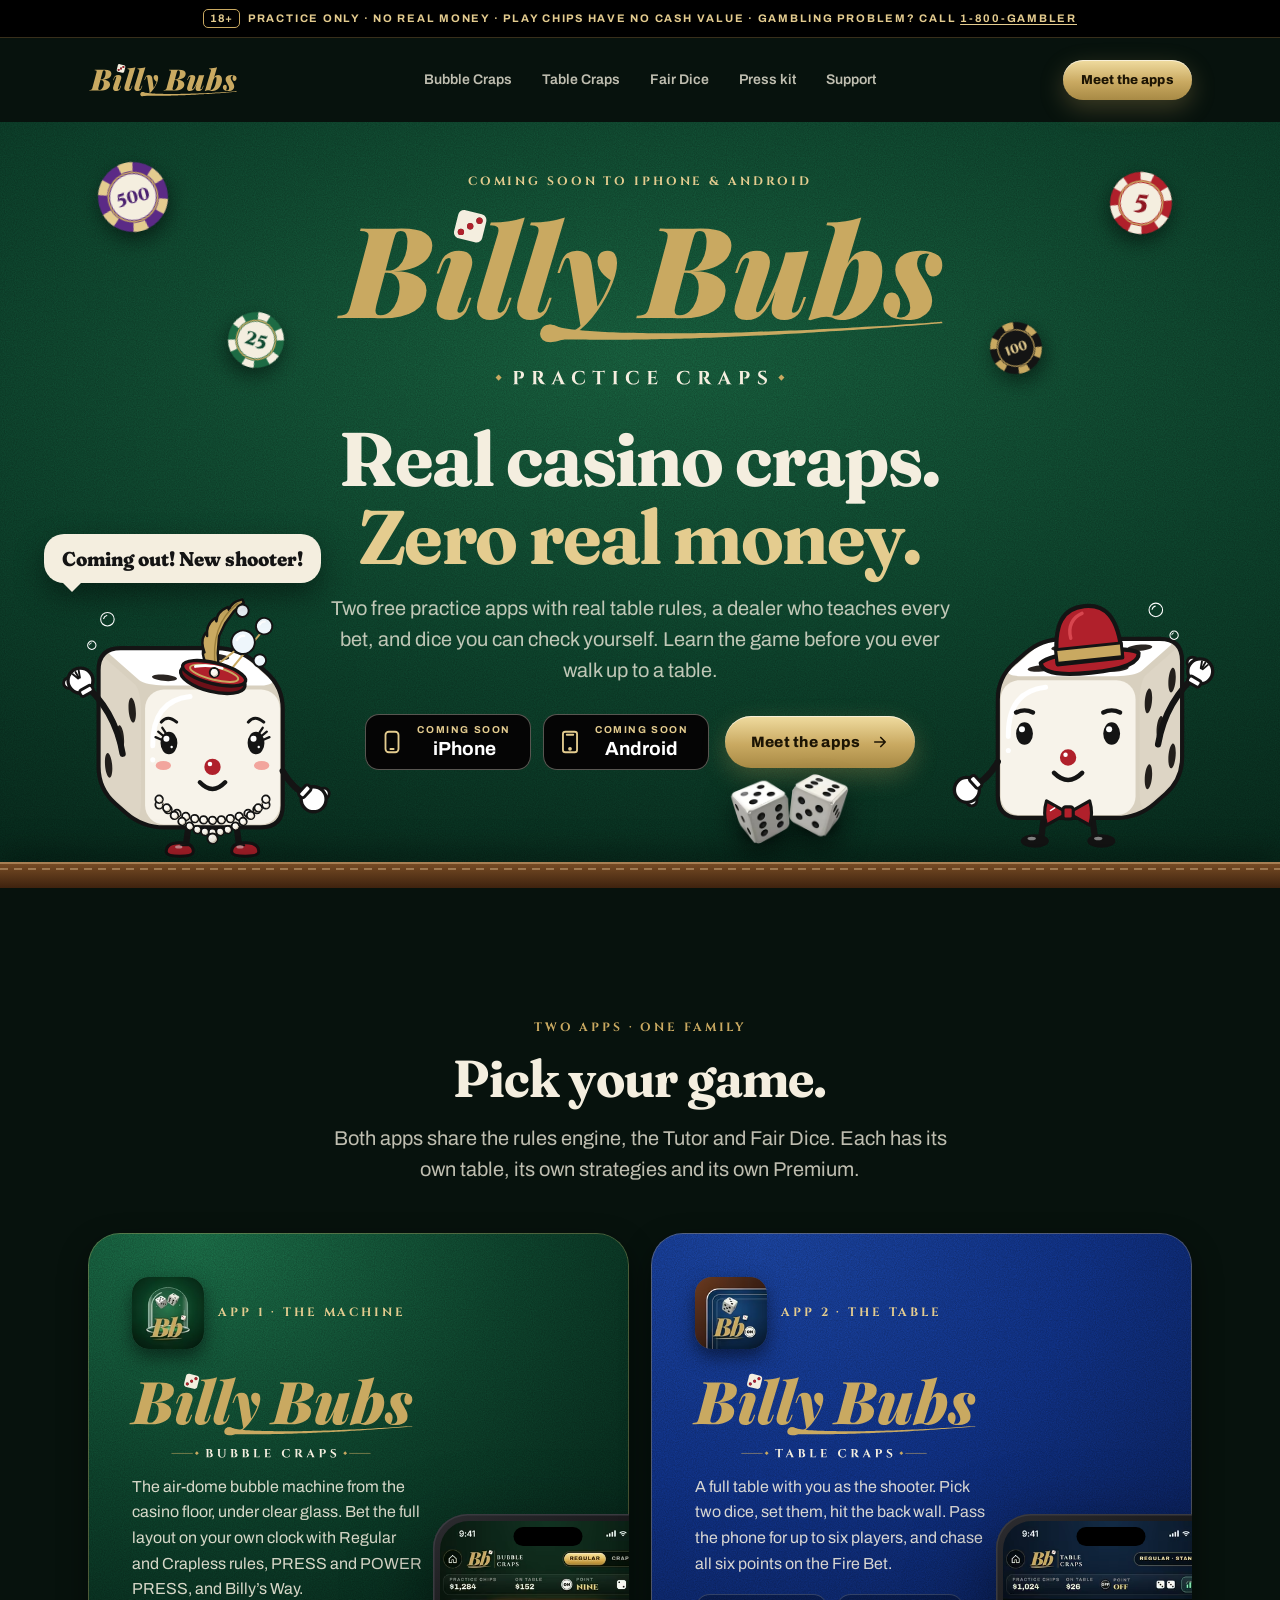
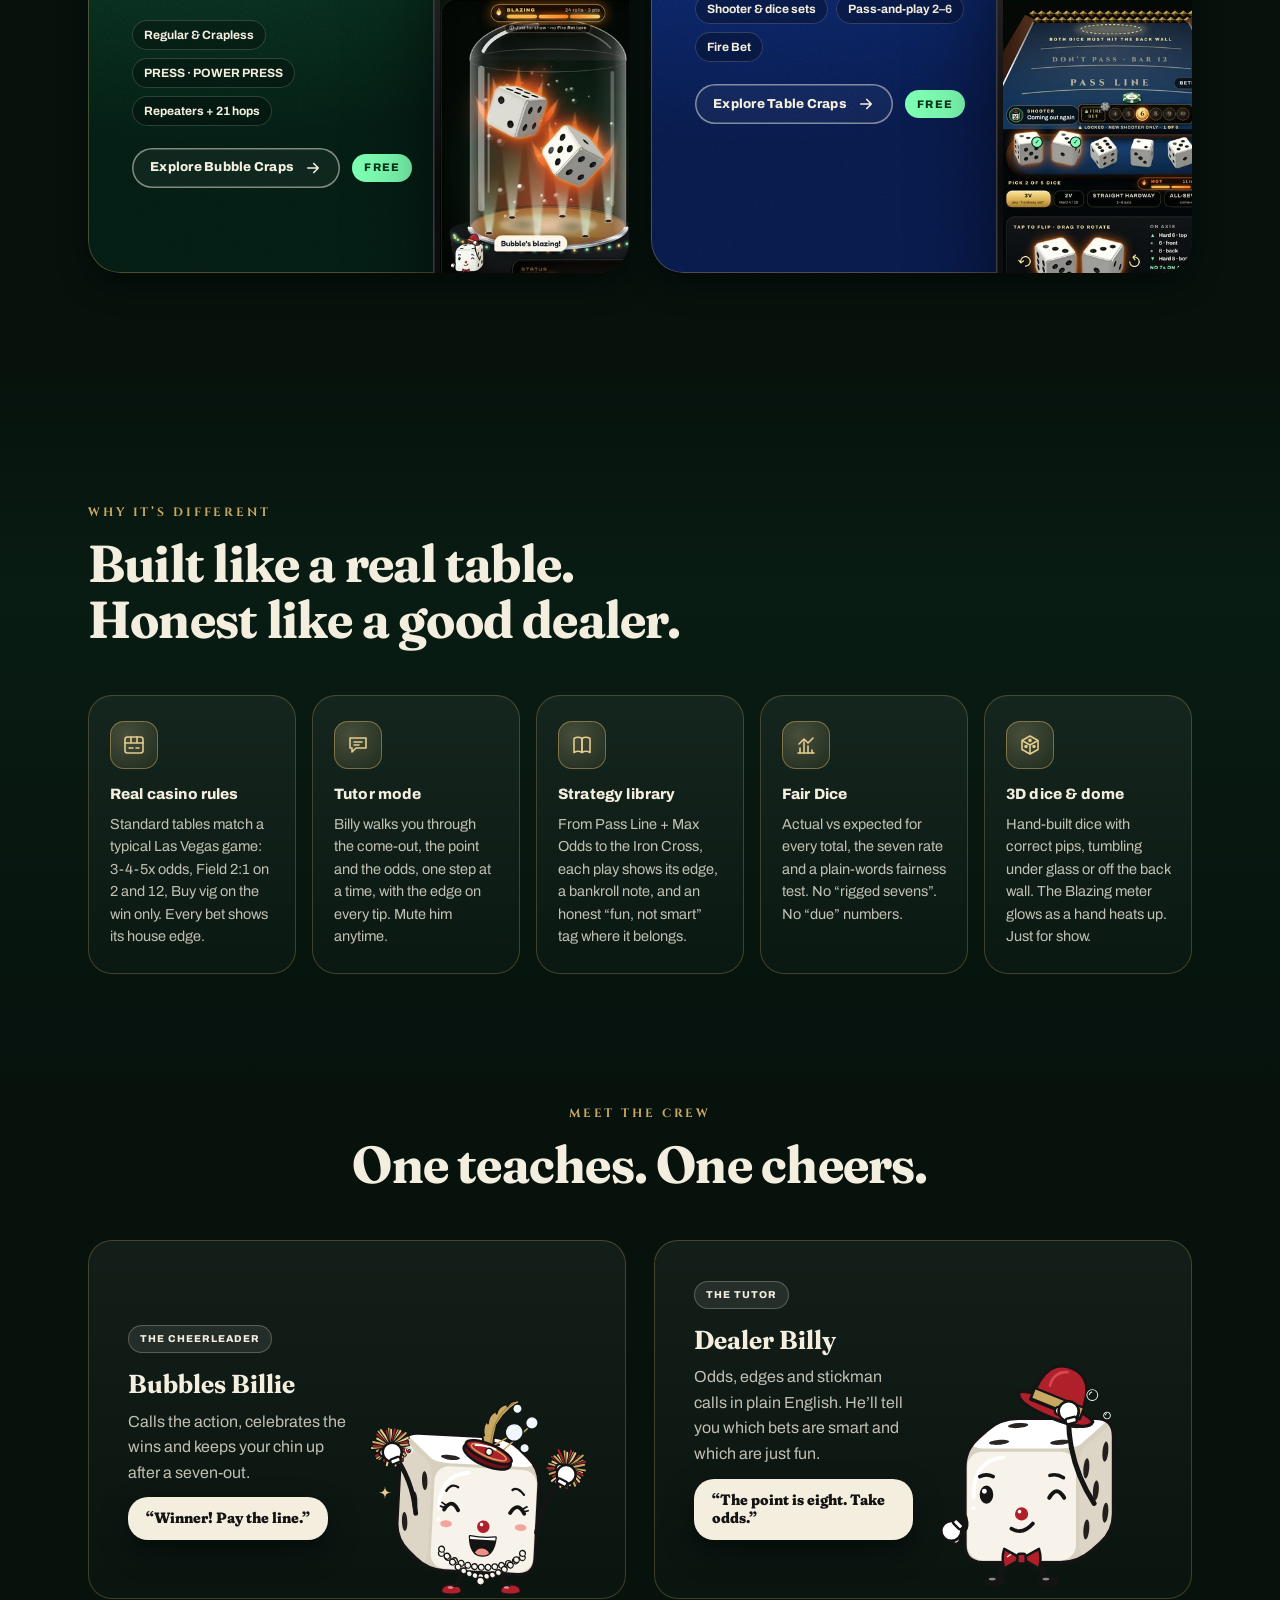
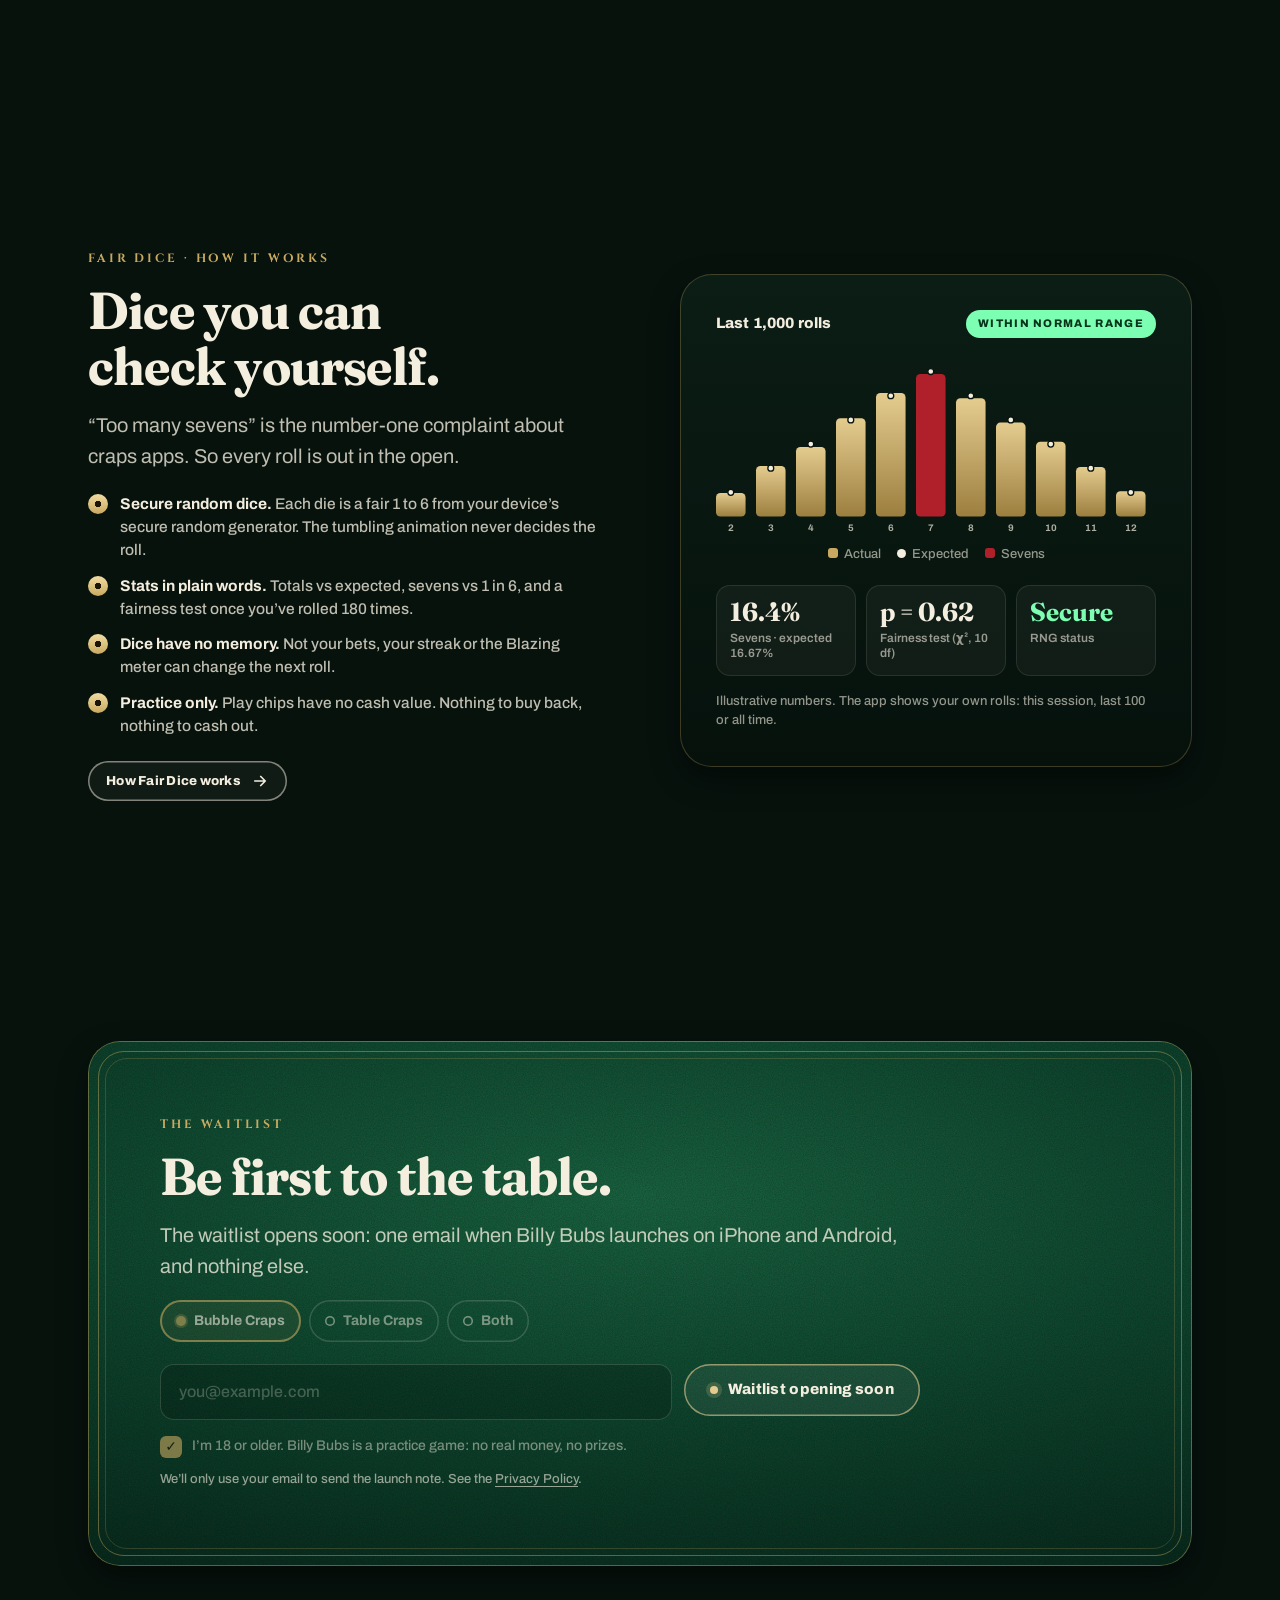
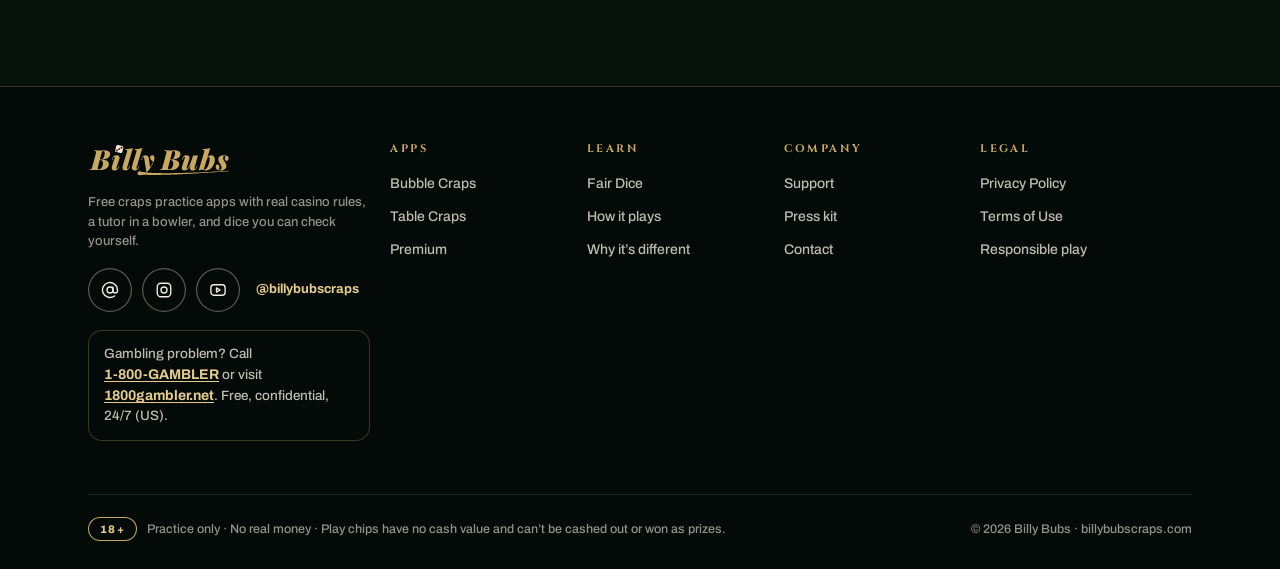
<file: index.html>
<!doctype html>
<html lang="en"><head><meta charset="utf-8"><meta name="viewport" content="width=device-width,initial-scale=1">
<title>Billy Bubs · Craps practice apps · Coming soon to iPhone &amp; Android</title><meta name="description" content="Two free craps practice apps with real casino rules, a tutor, a strategy library and Fair Dice stats. Bubble Craps and Table Craps, coming soon. 18+ · Practice only · No real money.">
<link rel="canonical" href="https://billybubscraps.com/"><meta name="theme-color" content="#0F4A31">
<meta property="og:type" content="website"><meta property="og:site_name" content="Billy Bubs"><meta property="og:title" content="Billy Bubs · Craps practice apps · Coming soon to iPhone &amp; Android"><meta property="og:description" content="Two free craps practice apps with real casino rules, a tutor, a strategy library and Fair Dice stats. Bubble Craps and Table Craps, coming soon. 18+ · Practice only · No real money."><meta property="og:url" content="https://billybubscraps.com/">
<meta property="og:image" content="https://billybubscraps.com/assets/og/og-home.png"><meta property="og:image:width" content="1200"><meta property="og:image:height" content="630"><meta property="og:image:alt" content="Billy Bubs: craps practice apps. 18+ · Practice only · No real money.">
<meta name="twitter:card" content="summary_large_image"><meta name="twitter:title" content="Billy Bubs · Craps practice apps · Coming soon to iPhone &amp; Android"><meta name="twitter:description" content="Two free craps practice apps with real casino rules, a tutor, a strategy library and Fair Dice stats. Bubble Craps and Table Craps, coming soon. 18+ · Practice only · No real money."><meta name="twitter:image" content="https://billybubscraps.com/assets/og/og-home.png">
<link rel="icon" href="/favicon.ico" sizes="32x32"><link rel="icon" href="/favicon.svg" type="image/svg+xml"><link rel="apple-touch-icon" href="/apple-touch-icon.png"><link rel="manifest" href="/site.webmanifest">
<link rel="preload" href="/assets/fonts/archivo-bb.woff2" as="font" type="font/woff2" crossorigin><link rel="preload" href="/assets/fonts/fraunces-bb.woff2" as="font" type="font/woff2" crossorigin>
<link rel="stylesheet" href="/assets/css/site.css">
<script src="/assets/js/social.js" defer></script></head>
<body class=""><a class="skip" href="#main">Skip to content</a><div class="ribbon" role="note"><b>18+</b>Practice only · No real money<span class="rb-x"> · Play chips have no cash value</span><span class="rb-help"> · Gambling problem? Call <a href="https://www.1800gambler.net" rel="noopener">1-800-GAMBLER</a></span></div>
<header class="wrap"><div class="nav"><a href="/" aria-label="Billy Bubs home"><img class="logo" src="/assets/logo/billybubs-wordmark-small-color-dark.svg" width="150" height="36" alt="Billy Bubs"></a>
<nav class="links" aria-label="Main"><a href="/bubble-craps/">Bubble Craps</a><a href="/table-craps/">Table Craps</a><a href="/fair-dice/">Fair Dice</a><a href="/press/">Press kit</a><a href="/support/">Support</a></nav>
<a class="btn btn-primary btn-sm navcta" href="/#apps">Meet the apps</a>
<details class="mnav"><summary aria-label="Open menu"><svg width="22" height="22" viewBox="0 0 24 24" fill="none" stroke="#F4EEDF" stroke-width="1.8" stroke-linecap="round" aria-hidden="true"><path d="M4 7h16M4 12h16M4 17h16"/></svg></summary><nav class="panel" aria-label="Mobile"><a href="/">Home</a><a href="/bubble-craps/">Bubble Craps</a><a href="/table-craps/">Table Craps</a><a href="/fair-dice/">Fair Dice</a><a href="/press/">Press kit</a><a href="/support/">Support</a><a class="btn btn-primary btn-sm" href="/#apps">Meet the apps</a></nav></details></div></header><main id="main">
<section class="hero felt" aria-labelledby="hero-h"><div class="wrap"><div class="inner">
<img class="fchip d-only" src="/assets/chips/chip-500-value.svg" width="70" height="70" alt="" style="width:70px;left:10px;top:40px;transform:rotate(-14deg)"><img class="fchip d-only" src="/assets/chips/chip-25-value.svg" width="56" height="56" alt="" style="width:56px;left:140px;top:190px;transform:rotate(18deg)"><img class="fchip d-only" src="/assets/chips/chip-5-value.svg" width="62" height="62" alt="" style="width:62px;right:20px;top:50px;transform:rotate(12deg)"><img class="fchip d-only" src="/assets/chips/chip-100-value.svg" width="52" height="52" alt="" style="width:52px;right:150px;top:200px;transform:rotate(-20deg)">
<picture class="d-only"><source type="image/avif" srcset="/assets/img/dice-300.avif 300w, /assets/img/dice-600.avif 600w" sizes="140px"><source type="image/webp" srcset="/assets/img/dice-300.webp 300w, /assets/img/dice-600.webp 600w" sizes="140px"><img class="fchip" src="/assets/img/dice-600.png" width="600" height="400" alt="" style="width:140px;right:330px;bottom:6px;filter:drop-shadow(0 14px 14px rgba(0,0,0,.55))"></picture>
<p class="eyebrow" style="color:var(--gold-lt)">Coming soon to iPhone &amp; Android</p>
<img class="wm mt24" src="/assets/logo/billybubs-wordmark-tagline-color-dark.svg" width="620" height="194" alt="Billy Bubs · Practice Craps" fetchpriority="high">
<h1 class="h1" id="hero-h">Real casino craps.<br><span class="gold">Zero real money.</span></h1>
<p class="lede">Two free practice apps with real table rules, a dealer who teaches every bet, and dice you can check yourself. Learn the game before you ever walk up to a table.</p>
<div class="ctas"><ul class="stores" style="display:flex;flex-wrap:wrap;gap:12px;list-style:none;margin:0;padding:0">
<li class="store"><svg width="26" height="26" viewBox="0 0 24 24" fill="none" stroke="#E4CC8F" stroke-width="1.7" stroke-linecap="round" aria-hidden="true"><rect x="6" y="2.5" width="12" height="19" rx="3"/><path d="M10.5 18.5h3"/></svg><span><span class="s1">Coming soon</span><span class="s2">iPhone</span></span></li>
<li class="store"><svg width="26" height="26" viewBox="0 0 24 24" fill="none" stroke="#E4CC8F" stroke-width="1.7" stroke-linecap="round" aria-hidden="true"><rect x="5.5" y="2.5" width="13" height="19" rx="2.2"/><circle cx="12" cy="18.3" r=".9" fill="#E4CC8F"/><path d="M9 5.3h6"/></svg><span><span class="s1">Coming soon</span><span class="s2">Android</span></span></li></ul><a class="btn btn-primary" href="#apps">Meet the apps <svg width="18" height="18" viewBox="0 0 24 24" fill="none" stroke="currentColor" stroke-width="2.2" stroke-linecap="round" stroke-linejoin="round" aria-hidden="true"><path d="M5 12h14M13 6l6 6-6 6"/></svg></a></div>
<div class="duo"><div style="position:relative"><img class="rs" src="/assets/mascot/billie-C-hello.svg" width="277" height="268" alt="Bubbles Billie, the cheerleader" style="--wm:160px;--wd:277px;"  decoding="async"><p class="bubble say voice" style="margin:0">Coming out! New shooter!</p></div>
<picture class="m-only dice"><source type="image/avif" srcset="/assets/img/dice-300.avif" ><source type="image/webp" srcset="/assets/img/dice-300.webp"><img src="/assets/img/dice-600.png" width="600" height="400" alt="" style="width:100%"></picture>
<img class="rs" src="/assets/mascot/billy-A-hello.svg" width="277" height="267" alt="Dealer Billy, the tutor" style="--wm:160px;--wd:277px;"  decoding="async"></div>
</div></div><div class="floor" aria-hidden="true"></div></section>
<section class="sec" id="apps" style="padding-bottom:calc(var(--sec) - 20px)" aria-labelledby="apps-h"><div class="wrap">
<div class="center"><p class="eyebrow">Two apps · one family</p><h2 class="h2 mt16" id="apps-h">Pick your game.</h2><p class="lede mt16" style="max-width:620px;margin-left:auto;margin-right:auto">Both apps share the rules engine, the Tutor and Fair Dice. Each has its own table, its own strategies and its own Premium.</p></div>
<div class="apps mt48" style="display:grid;gap:22px">
<article class="appcard em"><div class="txt">
<div style="display:flex;align-items:center;gap:14px"><picture><source type="image/avif" srcset="/assets/img/app1-icon-112.avif 112w, /assets/img/app1-icon-224.avif 224w" sizes="72px"><source type="image/webp" srcset="/assets/img/app1-icon-112.webp 112w, /assets/img/app1-icon-224.webp 224w" sizes="72px"><img src="/assets/img/app1-icon-224.png" width="224" height="224" alt="" loading="lazy" decoding="async" class="icon" style=""></picture><p class="eyebrow" style="color:var(--gold-lt);margin:0">App 1 · The machine</p></div>
<h3 class="sr-only">Billy Bubs Bubble Craps</h3><img class="lockup" src="/assets/logo/billybubs-bubble-craps-color-dark.svg" width="300" height="96" alt="Billy Bubs Bubble Craps" loading="lazy">
<p class="body" style="color:rgba(244,238,223,.88)">The air-dome bubble machine from the casino floor, under clear glass. Bet the full layout on your own clock with Regular and Crapless rules, PRESS and POWER PRESS, and Billy’s Way.</p><ul><li>Regular &amp; Crapless</li><li>PRESS · POWER PRESS</li><li>Repeaters + 21 hops</li></ul>
<div class="ctarow"><a class="btn btn-secondary btn-sm" href="/bubble-craps/">Explore Bubble Craps <svg width="18" height="18" viewBox="0 0 24 24" fill="none" stroke="currentColor" stroke-width="2.2" stroke-linecap="round" stroke-linejoin="round" aria-hidden="true"><path d="M5 12h14M13 6l6 6-6 6"/></svg></a><span class="pill pill-free">Free</span></div></div>
<div class="shot"><div class="phone" style="--wm:230px;--wd:230px;"><picture><source type="image/avif" srcset="/assets/img/bc-02-360.avif 360w, /assets/img/bc-02-720.avif 720w" sizes="(min-width:900px) 230px, 230px"><source type="image/webp" srcset="/assets/img/bc-02-360.webp 360w, /assets/img/bc-02-720.webp 720w" sizes="(min-width:900px) 230px, 230px"><img src="/assets/img/bc-02-720.png" width="720" height="1561" alt="Bubble Craps dome roll screen with two dice in the air" loading="lazy" decoding="async" class="" style=""></picture></div></div></article>
<article class="appcard mn"><div class="txt">
<div style="display:flex;align-items:center;gap:14px"><picture><source type="image/avif" srcset="/assets/img/app2-icon-112.avif 112w, /assets/img/app2-icon-224.avif 224w" sizes="72px"><source type="image/webp" srcset="/assets/img/app2-icon-112.webp 112w, /assets/img/app2-icon-224.webp 224w" sizes="72px"><img src="/assets/img/app2-icon-224.png" width="224" height="224" alt="" loading="lazy" decoding="async" class="icon" style=""></picture><p class="eyebrow" style="color:var(--gold-lt);margin:0">App 2 · The table</p></div>
<h3 class="sr-only">Billy Bubs Table Craps</h3><img class="lockup" src="/assets/logo/billybubs-table-craps-color-dark.svg" width="300" height="96" alt="Billy Bubs Table Craps" loading="lazy">
<p class="body" style="color:rgba(244,238,223,.88)">A full table with you as the shooter. Pick two dice, set them, hit the back wall. Pass the phone for up to six players, and chase all six points on the Fire Bet.</p><ul><li>Shooter &amp; dice sets</li><li>Pass-and-play 2–6</li><li>Fire Bet</li></ul>
<div class="ctarow"><a class="btn btn-secondary btn-sm" href="/table-craps/">Explore Table Craps <svg width="18" height="18" viewBox="0 0 24 24" fill="none" stroke="currentColor" stroke-width="2.2" stroke-linecap="round" stroke-linejoin="round" aria-hidden="true"><path d="M5 12h14M13 6l6 6-6 6"/></svg></a><span class="pill pill-free">Free</span></div></div>
<div class="shot"><div class="phone" style="--wm:230px;--wd:230px;"><picture><source type="image/avif" srcset="/assets/img/tc-02-360.avif 360w, /assets/img/tc-02-720.avif 720w" sizes="(min-width:900px) 230px, 230px"><source type="image/webp" srcset="/assets/img/tc-02-360.webp 360w, /assets/img/tc-02-720.webp 720w" sizes="(min-width:900px) 230px, 230px"><img src="/assets/img/tc-02-720.png" width="720" height="1561" alt="Table Craps shooter screen with the dice bowl and dice-set picker" loading="lazy" decoding="async" class="" style=""></picture></div></div></article>
</div></div></section>
<section class="sec" id="why" style="background:linear-gradient(180deg,transparent,rgba(15,74,49,.18) 30%,transparent)" aria-labelledby="why-h"><div class="wrap">
<div style="max-width:720px"><p class="eyebrow">Why it’s different</p><h2 class="h2 mt16" id="why-h">Built like a real table.<br>Honest like a good dealer.</h2></div>
<div class="tiles mt48"><div class="tile"><div class="ic"><svg width="24" height="24" viewBox="0 0 24 24" fill="none" stroke="#E4CC8F" stroke-width="1.6" stroke-linecap="round" stroke-linejoin="round" aria-hidden="true"><rect x="3" y="4" width="18" height="16" rx="2.5"/><path d="M3 10h18M9 4v6M15 4v6M7 15h4M14 15h3"/></svg></div><h3 class="h4">Real casino rules</h3><p>Standard tables match a typical Las Vegas game: 3-4-5x odds, Field 2:1 on 2 and 12, Buy vig on the win only. Every bet shows its house edge.</p></div><div class="tile"><div class="ic"><svg width="24" height="24" viewBox="0 0 24 24" fill="none" stroke="#E4CC8F" stroke-width="1.6" stroke-linecap="round" stroke-linejoin="round" aria-hidden="true"><path d="M4 5h16v10H10l-4 4v-4H4z"/><path d="M8 9h8M8 12h5"/></svg></div><h3 class="h4">Tutor mode</h3><p>Billy walks you through the come-out, the point and the odds, one step at a time, with the edge on every tip. Mute him anytime.</p></div><div class="tile"><div class="ic"><svg width="24" height="24" viewBox="0 0 24 24" fill="none" stroke="#E4CC8F" stroke-width="1.6" stroke-linecap="round" stroke-linejoin="round" aria-hidden="true"><path d="M4 5.5C6.5 4 9.5 4 12 5.5v14C9.5 18 6.5 18 4 19.5z"/><path d="M20 5.5C17.5 4 14.5 4 12 5.5v14c2.5-1.5 5.5-1.5 8 0z"/></svg></div><h3 class="h4">Strategy library</h3><p>From Pass Line + Max Odds to the Iron Cross, each play shows its edge, a bankroll note, and an honest “fun, not smart” tag where it belongs.</p></div><div class="tile"><div class="ic"><svg width="24" height="24" viewBox="0 0 24 24" fill="none" stroke="#E4CC8F" stroke-width="1.6" stroke-linecap="round" stroke-linejoin="round" aria-hidden="true"><path d="M4 20h16"/><path d="M6 20v-5M10 20V9M14 20v-7M18 20v-3"/><path d="M5 11l5-5 4 4 5-5"/></svg></div><h3 class="h4">Fair Dice</h3><p>Actual vs expected for every total, the seven rate and a plain-words fairness test. No “rigged sevens”. No “due” numbers.</p></div><div class="tile"><div class="ic"><svg width="24" height="24" viewBox="0 0 24 24" fill="none" stroke="#E4CC8F" stroke-width="1.6" stroke-linejoin="round" aria-hidden="true"><path d="M12 3l8 4.5v9L12 21l-8-4.5v-9z"/><path d="M4 7.5l8 4.5 8-4.5M12 12v9"/><circle cx="12" cy="7.4" r="1" fill="#E4CC8F"/><circle cx="8" cy="13.5" r="1" fill="#E4CC8F"/><circle cx="16" cy="13.5" r="1" fill="#E4CC8F"/></svg></div><h3 class="h4">3D dice &amp; dome</h3><p>Hand-built dice with correct pips, tumbling under glass or off the back wall. The Blazing meter glows as a hand heats up. Just for show.</p></div></div></div></section>
<section class="sec" style="padding-top:0" aria-labelledby="crew-h"><div class="wrap">
<div class="center"><p class="eyebrow">Meet the crew</p><h2 class="h2 mt16" id="crew-h">One teaches. One cheers.</h2></div>
<div class="crew mt48">
<div class="crewcard"><div class="txt"><span class="pill pill-soon">The cheerleader</span><h3 class="h3 mt16">Bubbles Billie</h3><p class="body mt8">Calls the action, celebrates the wins and keeps your chin up after a seven-out.</p><p class="bubble voice q">“Winner! Pay the line.”</p></div><img class="rs" src="/assets/mascot/billie-C-cheer.svg" width="233" height="215" alt="Bubbles Billie, the cheerleader" style="--wm:139px;--wd:233px;" loading="lazy" decoding="async"></div>
<div class="crewcard"><div class="txt"><span class="pill pill-soon">The tutor</span><h3 class="h3 mt16">Dealer Billy</h3><p class="body mt8">Odds, edges and stickman calls in plain English. He’ll tell you which bets are smart and which are just fun.</p><p class="bubble voice q">“The point is eight. Take odds.”</p></div><img class="rs" src="/assets/mascot/billy-A-tip.svg" width="189" height="242" alt="Dealer Billy, the tutor" style="--wm:113px;--wd:189px;" loading="lazy" decoding="async"></div>
</div></div></section>
<section class="sec" id="fair" aria-labelledby="fair-h"><div class="wrap split">
<div><p class="eyebrow">Fair Dice · How it works</p><h2 class="h2 mt16" id="fair-h">Dice you can<br>check yourself.</h2>
<p class="lede mt16">“Too many sevens” is the number-one complaint about craps apps. So every roll is out in the open.</p><ul class="ticks">
<li><span><b style="color:var(--cream)">Secure random dice.</b> Each die is a fair 1 to 6 from your device’s secure random generator. The tumbling animation never decides the roll.</span></li>
<li><span><b style="color:var(--cream)">Stats in plain words.</b> Totals vs expected, sevens vs 1 in 6, and a fairness test once you’ve rolled 180 times.</span></li>
<li><span><b style="color:var(--cream)">Dice have no memory.</b> Not your bets, your streak or the Blazing meter can change the next roll.</span></li>
<li><span><b style="color:var(--cream)">Practice only.</b> Play chips have no cash value. Nothing to buy back, nothing to cash out.</span></li></ul>
<a class="btn btn-secondary btn-sm mt24" href="/fair-dice/">How Fair Dice works <svg width="18" height="18" viewBox="0 0 24 24" fill="none" stroke="currentColor" stroke-width="2.2" stroke-linecap="round" stroke-linejoin="round" aria-hidden="true"><path d="M5 12h14M13 6l6 6-6 6"/></svg></a></div><div class="fd"><div style="display:flex;justify-content:space-between;align-items:center;flex-wrap:wrap;gap:10px"><span class="h4">Last 1,000 rolls</span><span class="pill pill-free">Within normal range</span></div>
<div style="margin-top:22px;display:flex;justify-content:center"><svg class="bar" viewBox="0 0 506 204" width="100%" style="max-width:506px" role="img" aria-label="Bar chart of 1,000 sample rolls: every total from 2 to 12 lands close to its expected count; sevens 164 vs 167 expected."><defs><linearGradient id="g" x1="0" y1="0" x2="0" y2="1"><stop offset="0" stop-color="#E4CC8F"/><stop offset="1" stop-color="#9C7F3F"/></linearGradient></defs><rect x="0" y="153.0" width="34" height="27.0" rx="5" fill="url(#g)"/><circle cx="17.0" cy="152.2" r="3.4" fill="#F4EEDF" stroke="#07120D" stroke-width="1.5"/><text x="17.0" y="197" text-anchor="middle" font-family="Archivo,sans-serif" font-size="11" font-weight="700" fill="#C9C4B6">2</text><rect x="46" y="122.0" width="34" height="58.0" rx="5" fill="url(#g)"/><circle cx="63.0" cy="124.4" r="3.4" fill="#F4EEDF" stroke="#07120D" stroke-width="1.5"/><text x="63.0" y="197" text-anchor="middle" font-family="Archivo,sans-serif" font-size="11" font-weight="700" fill="#C9C4B6">3</text><rect x="92" y="100.0" width="34" height="80.0" rx="5" fill="url(#g)"/><circle cx="109.0" cy="96.7" r="3.4" fill="#F4EEDF" stroke="#07120D" stroke-width="1.5"/><text x="109.0" y="197" text-anchor="middle" font-family="Archivo,sans-serif" font-size="11" font-weight="700" fill="#C9C4B6">4</text><rect x="138" y="67.0" width="34" height="113.0" rx="5" fill="url(#g)"/><circle cx="155.0" cy="68.9" r="3.4" fill="#F4EEDF" stroke="#07120D" stroke-width="1.5"/><text x="155.0" y="197" text-anchor="middle" font-family="Archivo,sans-serif" font-size="11" font-weight="700" fill="#C9C4B6">5</text><rect x="184" y="38.0" width="34" height="142.0" rx="5" fill="url(#g)"/><circle cx="201.0" cy="41.1" r="3.4" fill="#F4EEDF" stroke="#07120D" stroke-width="1.5"/><text x="201.0" y="197" text-anchor="middle" font-family="Archivo,sans-serif" font-size="11" font-weight="700" fill="#C9C4B6">6</text><rect x="230" y="16.0" width="34" height="164.0" rx="5" fill="#B0202B"/><circle cx="247.0" cy="13.3" r="3.4" fill="#F4EEDF" stroke="#07120D" stroke-width="1.5"/><text x="247.0" y="197" text-anchor="middle" font-family="Archivo,sans-serif" font-size="11" font-weight="700" fill="#C9C4B6">7</text><rect x="276" y="44.0" width="34" height="136.0" rx="5" fill="url(#g)"/><circle cx="293.0" cy="41.1" r="3.4" fill="#F4EEDF" stroke="#07120D" stroke-width="1.5"/><text x="293.0" y="197" text-anchor="middle" font-family="Archivo,sans-serif" font-size="11" font-weight="700" fill="#C9C4B6">8</text><rect x="322" y="72.0" width="34" height="108.0" rx="5" fill="url(#g)"/><circle cx="339.0" cy="68.9" r="3.4" fill="#F4EEDF" stroke="#07120D" stroke-width="1.5"/><text x="339.0" y="197" text-anchor="middle" font-family="Archivo,sans-serif" font-size="11" font-weight="700" fill="#C9C4B6">9</text><rect x="368" y="94.0" width="34" height="86.0" rx="5" fill="url(#g)"/><circle cx="385.0" cy="96.7" r="3.4" fill="#F4EEDF" stroke="#07120D" stroke-width="1.5"/><text x="385.0" y="197" text-anchor="middle" font-family="Archivo,sans-serif" font-size="11" font-weight="700" fill="#C9C4B6">10</text><rect x="414" y="123.0" width="34" height="57.0" rx="5" fill="url(#g)"/><circle cx="431.0" cy="124.4" r="3.4" fill="#F4EEDF" stroke="#07120D" stroke-width="1.5"/><text x="431.0" y="197" text-anchor="middle" font-family="Archivo,sans-serif" font-size="11" font-weight="700" fill="#C9C4B6">11</text><rect x="460" y="151.0" width="34" height="29.0" rx="5" fill="url(#g)"/><circle cx="477.0" cy="152.2" r="3.4" fill="#F4EEDF" stroke="#07120D" stroke-width="1.5"/><text x="477.0" y="197" text-anchor="middle" font-family="Archivo,sans-serif" font-size="11" font-weight="700" fill="#C9C4B6">12</text></svg></div>
<div class="small mt8" style="display:flex;gap:16px;justify-content:center;flex-wrap:wrap"><span><i style="display:inline-block;width:10px;height:10px;border-radius:3px;background:#C9A961;margin-right:6px"></i>Actual</span><span><i style="display:inline-block;width:9px;height:9px;border-radius:50%;background:#F4EEDF;margin-right:6px"></i>Expected</span><span><i style="display:inline-block;width:10px;height:10px;border-radius:3px;background:#B0202B;margin-right:6px"></i>Sevens</span></div>
<div style="display:flex;gap:10px;margin-top:20px"><div class="stat"><b>16.4%</b><span>Sevens · expected 16.67%</span></div><div class="stat"><b>p = 0.62</b><span>Fairness test (χ², 10 df)</span></div><div class="stat"><b style="color:var(--mint)">Secure</b><span>RNG status</span></div></div>
<p class="small mt16" style="margin-bottom:0">Illustrative numbers. The app shows your own rolls: this session, last 100 or all time.</p></div></div></section>
<section class="sec" id="waitlist" aria-labelledby="wl-h"><div class="wrap"><div class="wl felt">
<div class="inlay" style="inset:10px;border-radius:26px" aria-hidden="true"></div>
<div style="position:relative;max-width:760px">
<p class="eyebrow">The waitlist</p><h2 class="h2 mt16" id="wl-h">Be first to the table.</h2>
<p class="lede mt16">The waitlist opens soon: one email when Billy Bubs launches on iPhone and Android, and nothing else.</p>
<!-- WAITLIST: disabled at launch (no action, no backend). To enable later:
     1) add action="https://YOUR-PROVIDER/endpoint" method="post" to the <form>,
     2) remove the disabled attribute from the <fieldset>,
     3) replace the .btn-soon status span with the commented submit button. -->
<form class="wl-form" aria-describedby="wl-status">
<fieldset disabled><legend class="sr-only">Waitlist sign-up (opening soon)</legend>
<div class="choices"><label class="choice on"><input type="radio" name="app" value="bubble" checked><span class="dot" aria-hidden="true"></span>Bubble Craps</label><label class="choice"><input type="radio" name="app" value="table"><span class="dot" aria-hidden="true"></span>Table Craps</label><label class="choice"><input type="radio" name="app" value="both"><span class="dot" aria-hidden="true"></span>Both</label></div>
<div class="row"><label class="sr-only" for="wl-email">Email address</label><input class="input" id="wl-email" type="email" name="email" placeholder="you@example.com" autocomplete="email">
<span class="btn btn-soon" id="wl-status" role="status"><i aria-hidden="true"></i>Waitlist opening soon</span>
<!-- <button class="btn btn-primary" type="submit">Join the waitlist</button> --></div>
<label class="check on mt16"><input type="checkbox" name="age18" checked><i aria-hidden="true">✓</i><span>I’m 18 or older. Billy Bubs is a practice game: no real money, no prizes.</span></label>
</fieldset></form>
<p class="small mt12">We’ll only use your email to send the launch note. See the <a class="u" href="/privacy/">Privacy Policy</a>.</p>
</div></div></div></section></main><footer class="foot"><div class="wrap"><div class="cols">
<div class="brand"><img src="/assets/logo/billybubs-wordmark-small-color-dark.svg" width="142" height="34" alt="Billy Bubs" loading="lazy"><p class="small mt16" style="max-width:300px">Free craps practice apps with real casino rules, a tutor in a bowler, and dice you can check yourself.</p>
<div class="social mt16" data-social hidden></div>
<p class="help-line">Gambling problem? Call <a href="tel:+18004262537">1-800-GAMBLER</a> or visit <a href="https://www.1800gambler.net" rel="noopener">1800gambler.net</a>. Free, confidential, 24/7 (US).</p></div>
<nav aria-label="Apps"><h2 class="h5">Apps</h2><a href="/bubble-craps/">Bubble Craps</a><a href="/table-craps/">Table Craps</a><a href="/bubble-craps/#premium">Premium</a></nav>
<nav aria-label="Learn"><h2 class="h5">Learn</h2><a href="/fair-dice/">Fair Dice</a><a href="/bubble-craps/#tour">How it plays</a><a href="/#why">Why it’s different</a></nav>
<nav aria-label="Company"><h2 class="h5">Company</h2><a href="/support/">Support</a><a href="/press/">Press kit</a><a href="mailto:support@billybubscraps.com">Contact</a></nav>
<nav aria-label="Legal"><h2 class="h5">Legal</h2><a href="/privacy/">Privacy Policy</a><a href="/terms/">Terms of Use</a><a href="https://www.1800gambler.net" rel="noopener">Responsible play</a></nav></div>
<div class="legal"><span><span class="pill pill-18" style="height:24px;margin-right:10px">18+</span>Practice only · No real money · Play chips have no cash value and can’t be cashed out or won as prizes.</span><span>© 2026 Billy Bubs · billybubscraps.com</span></div></div></footer></body></html>
</file>
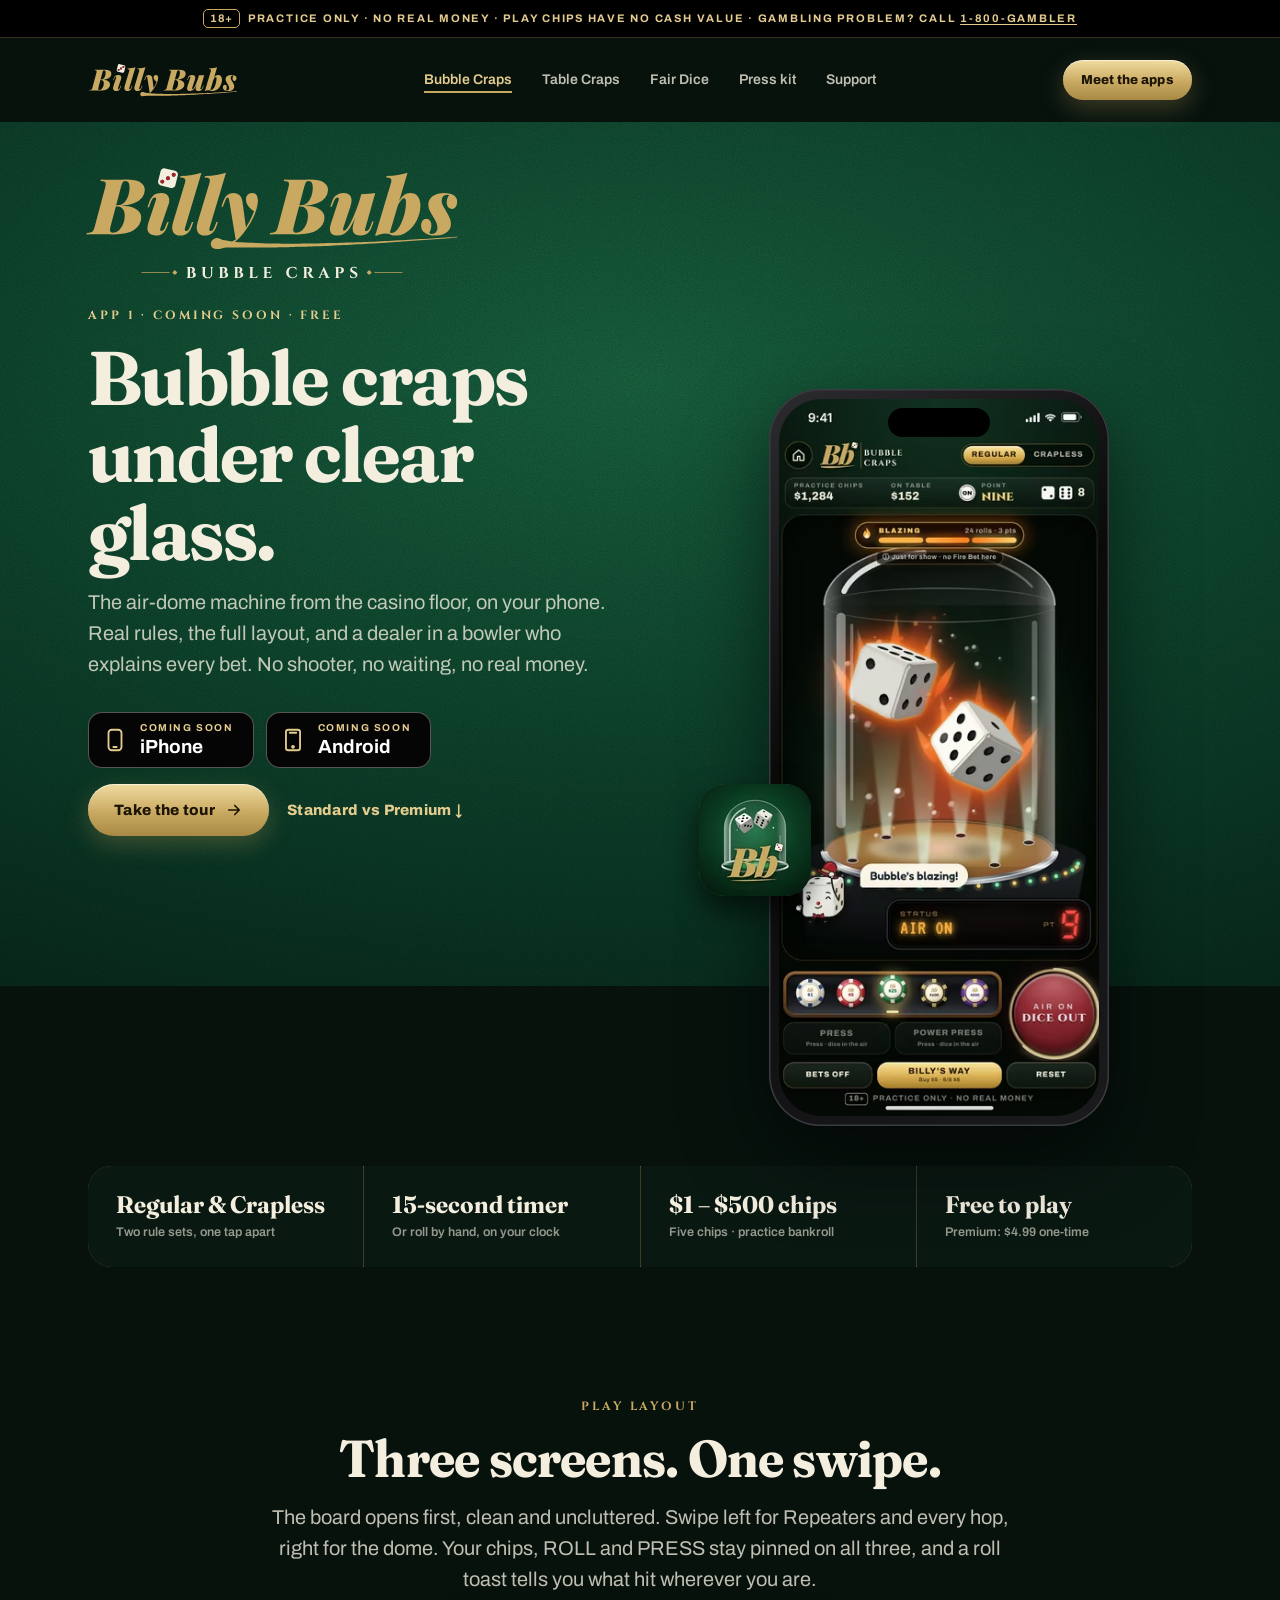
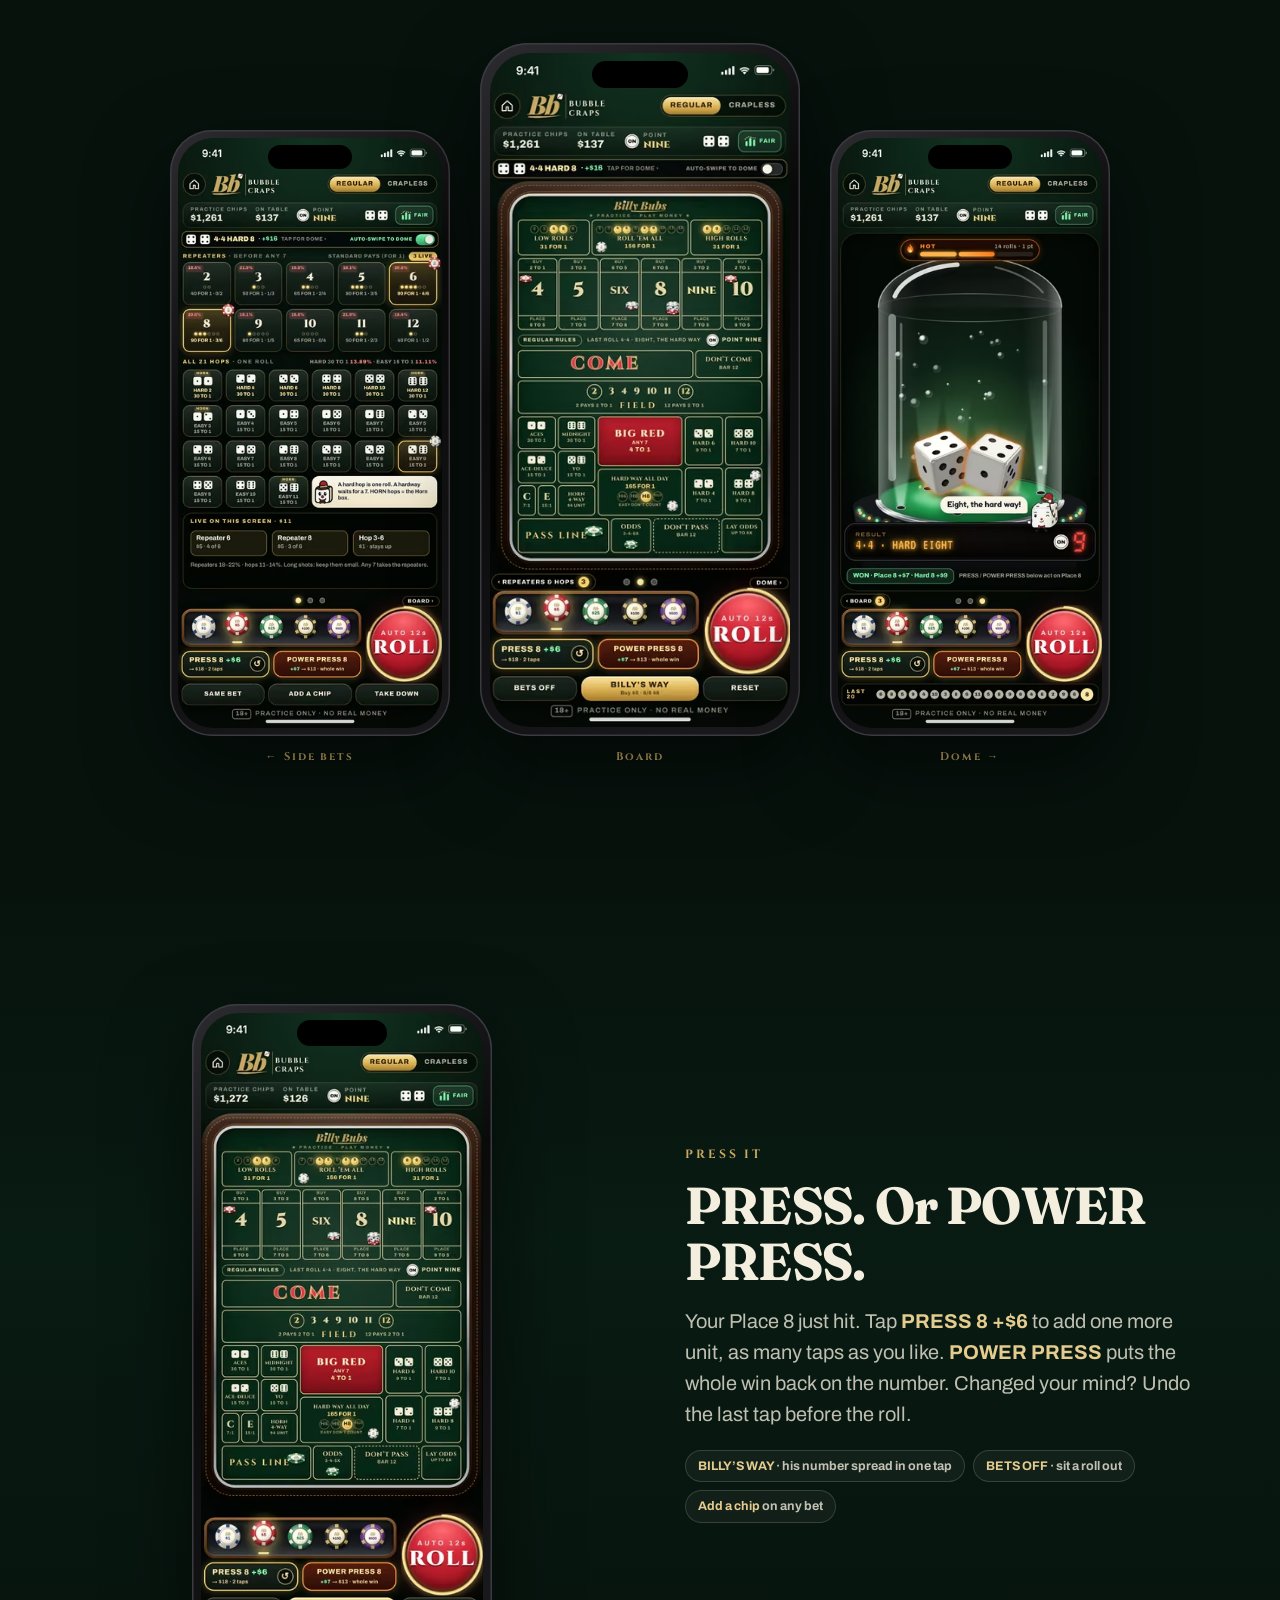
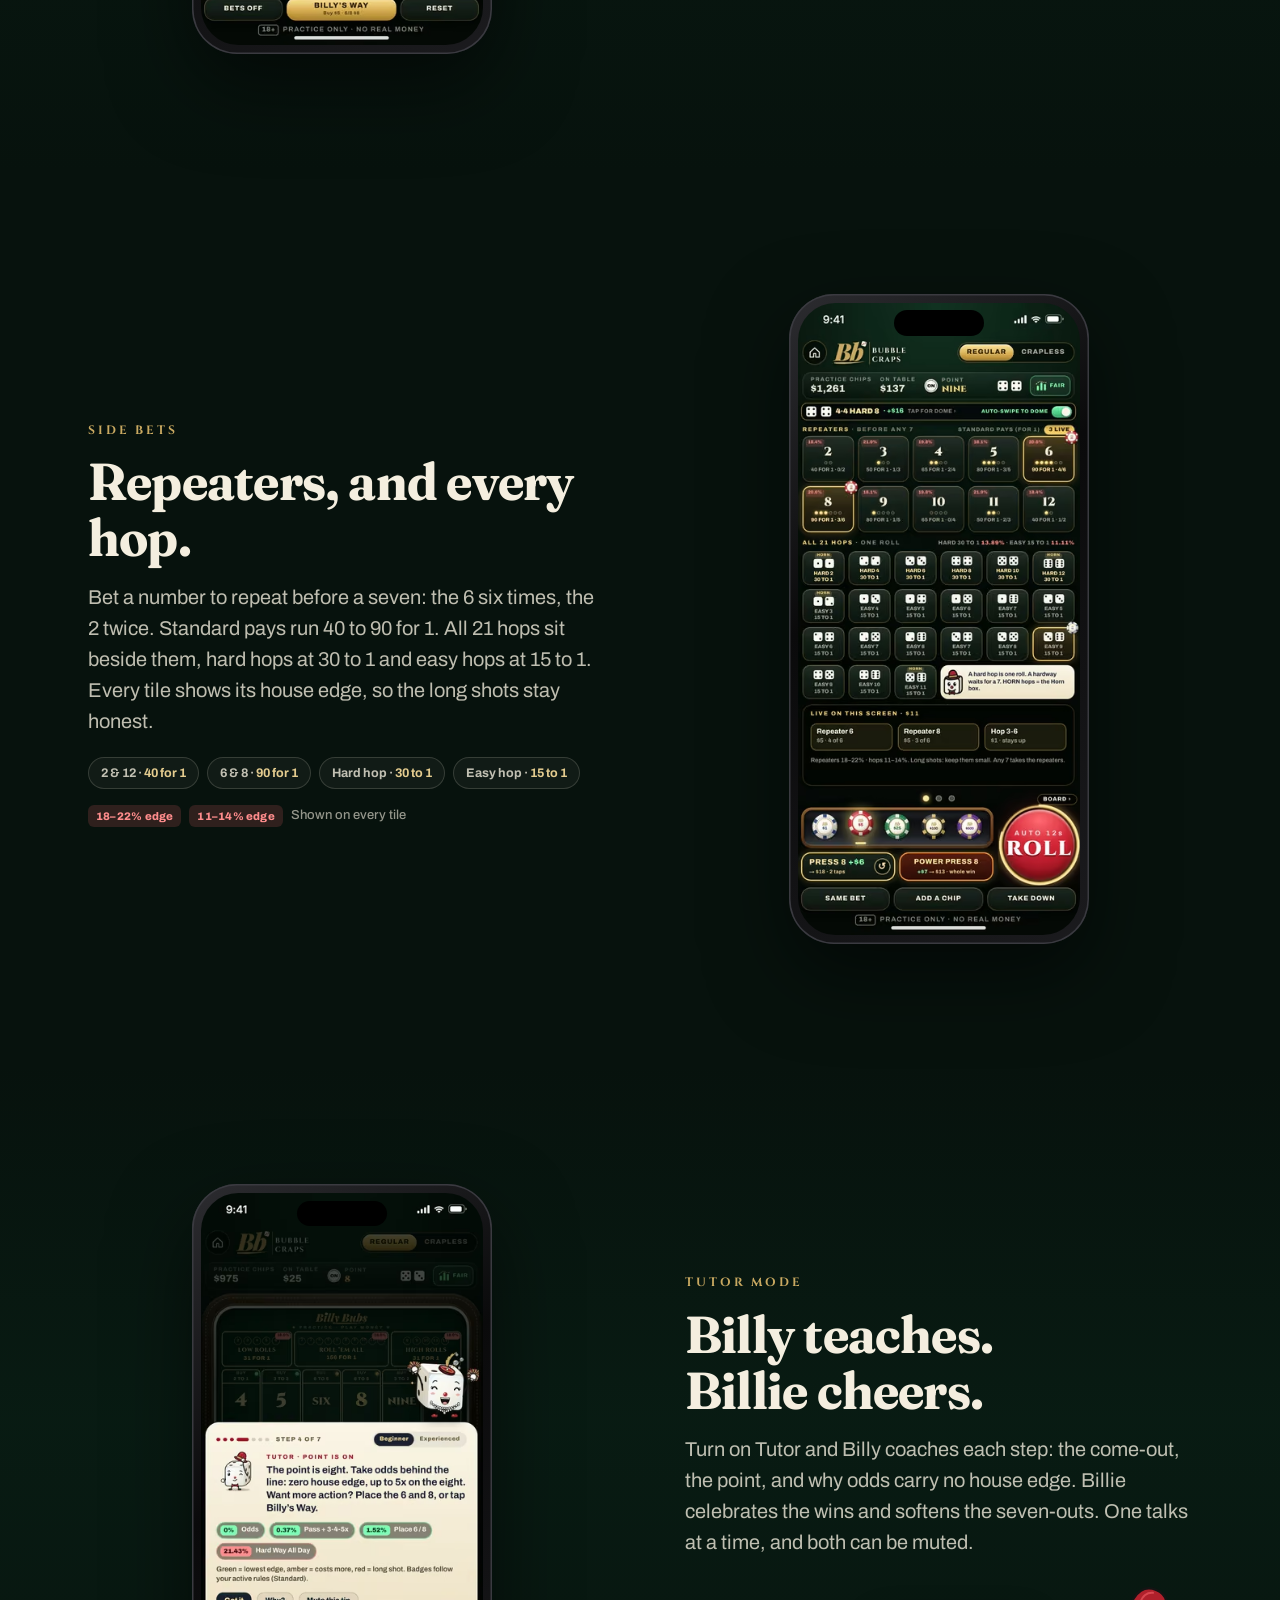
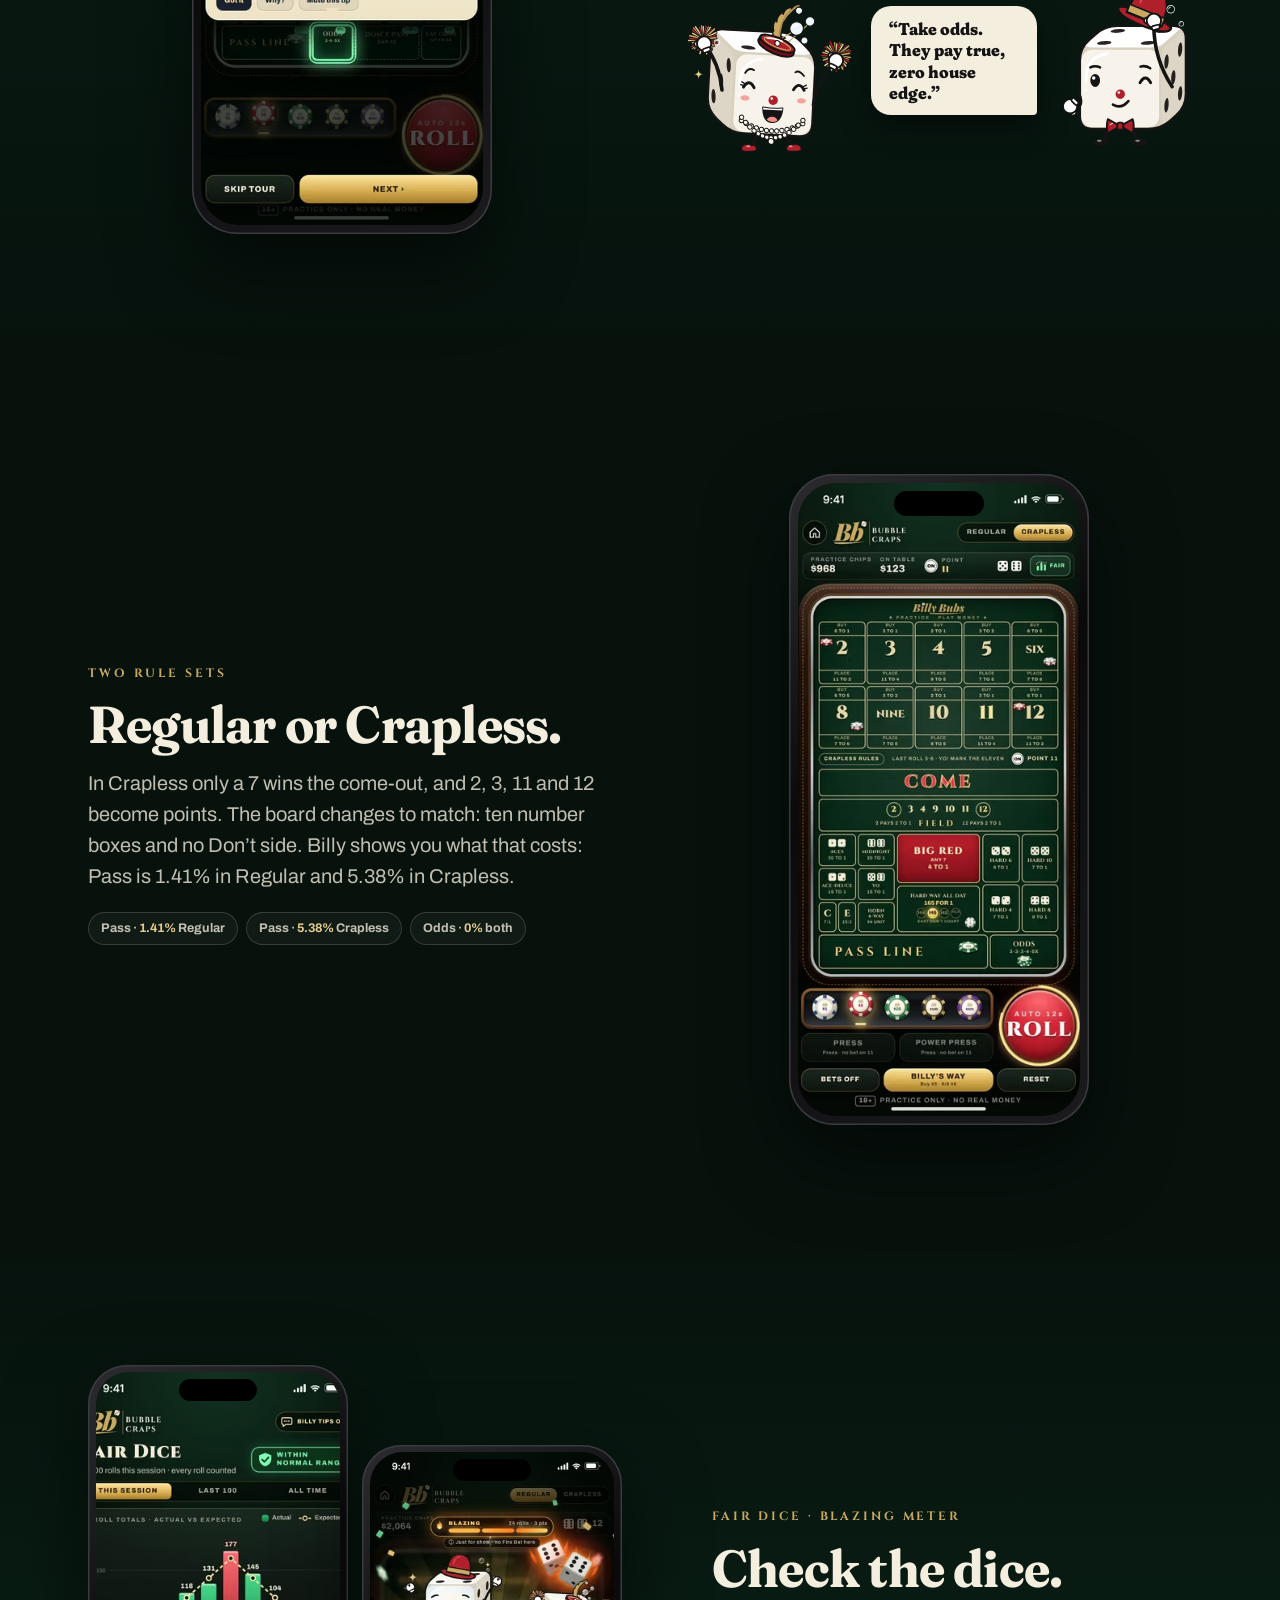
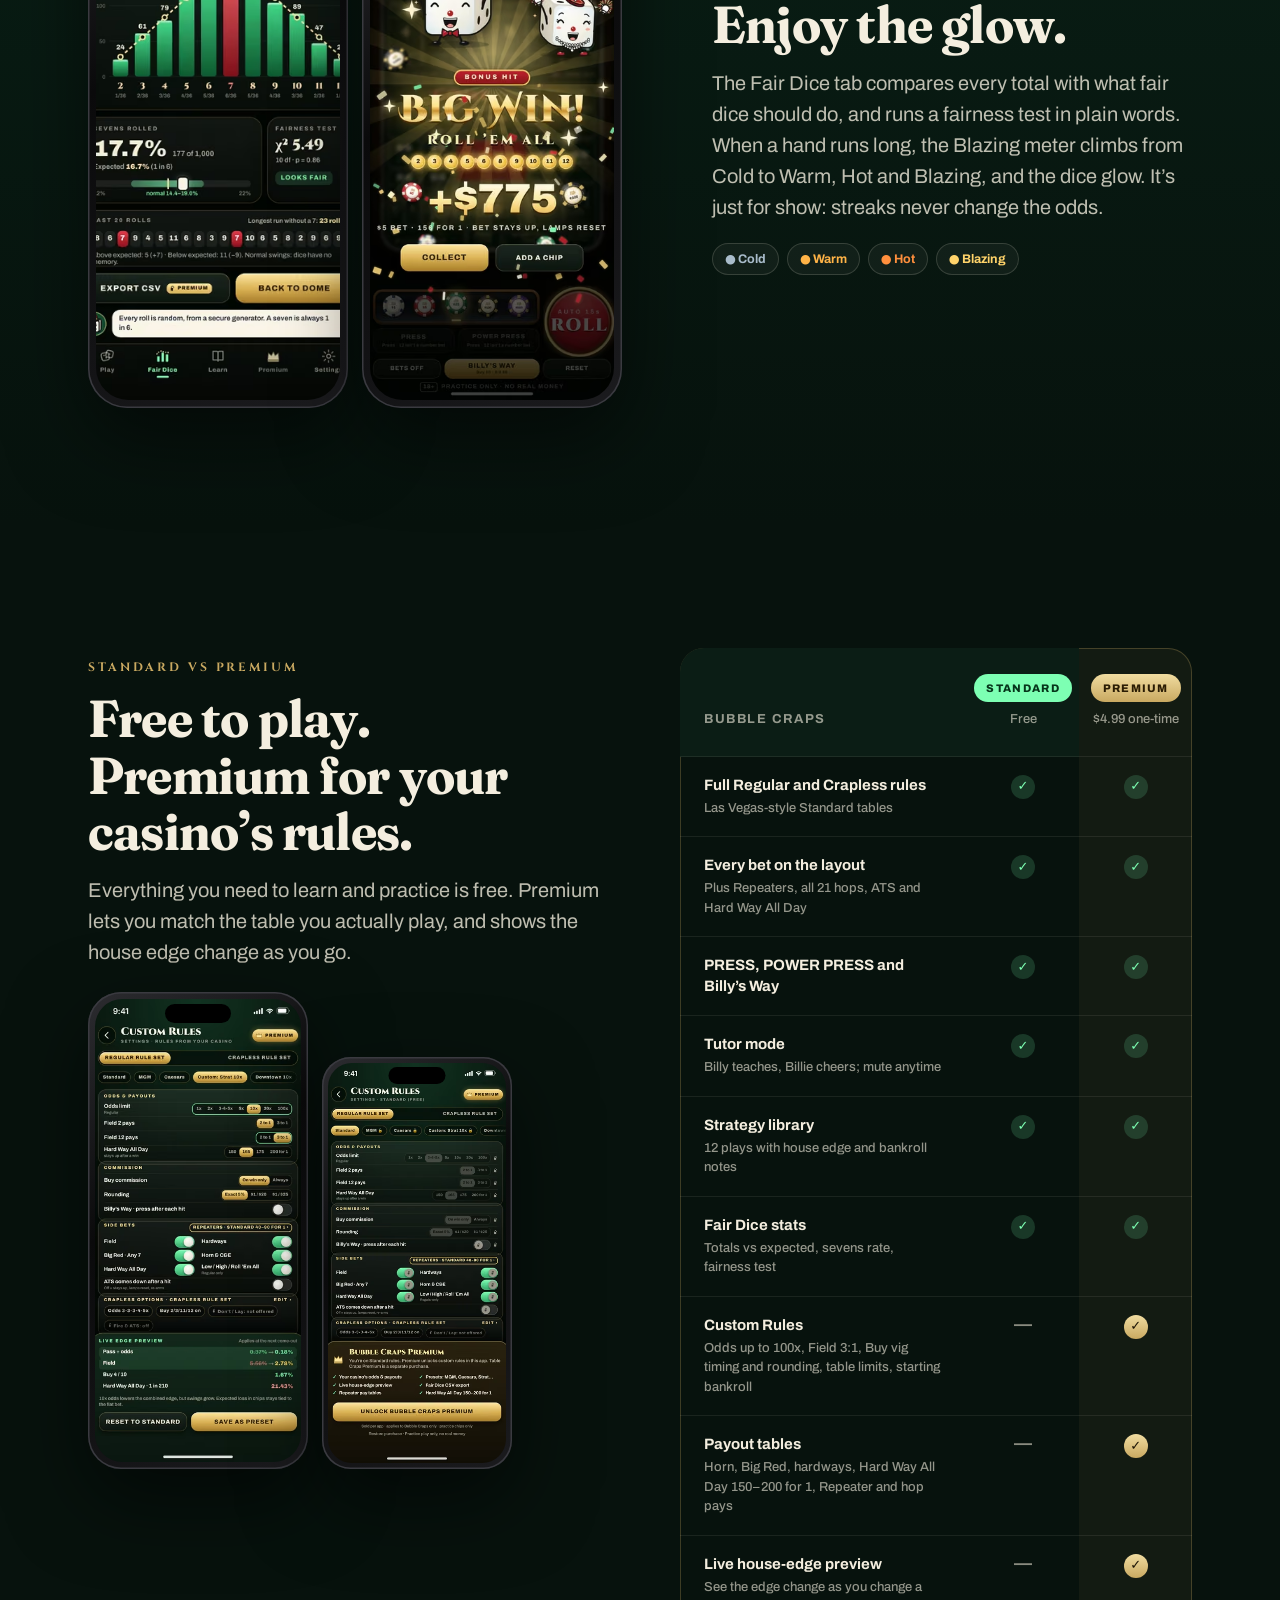
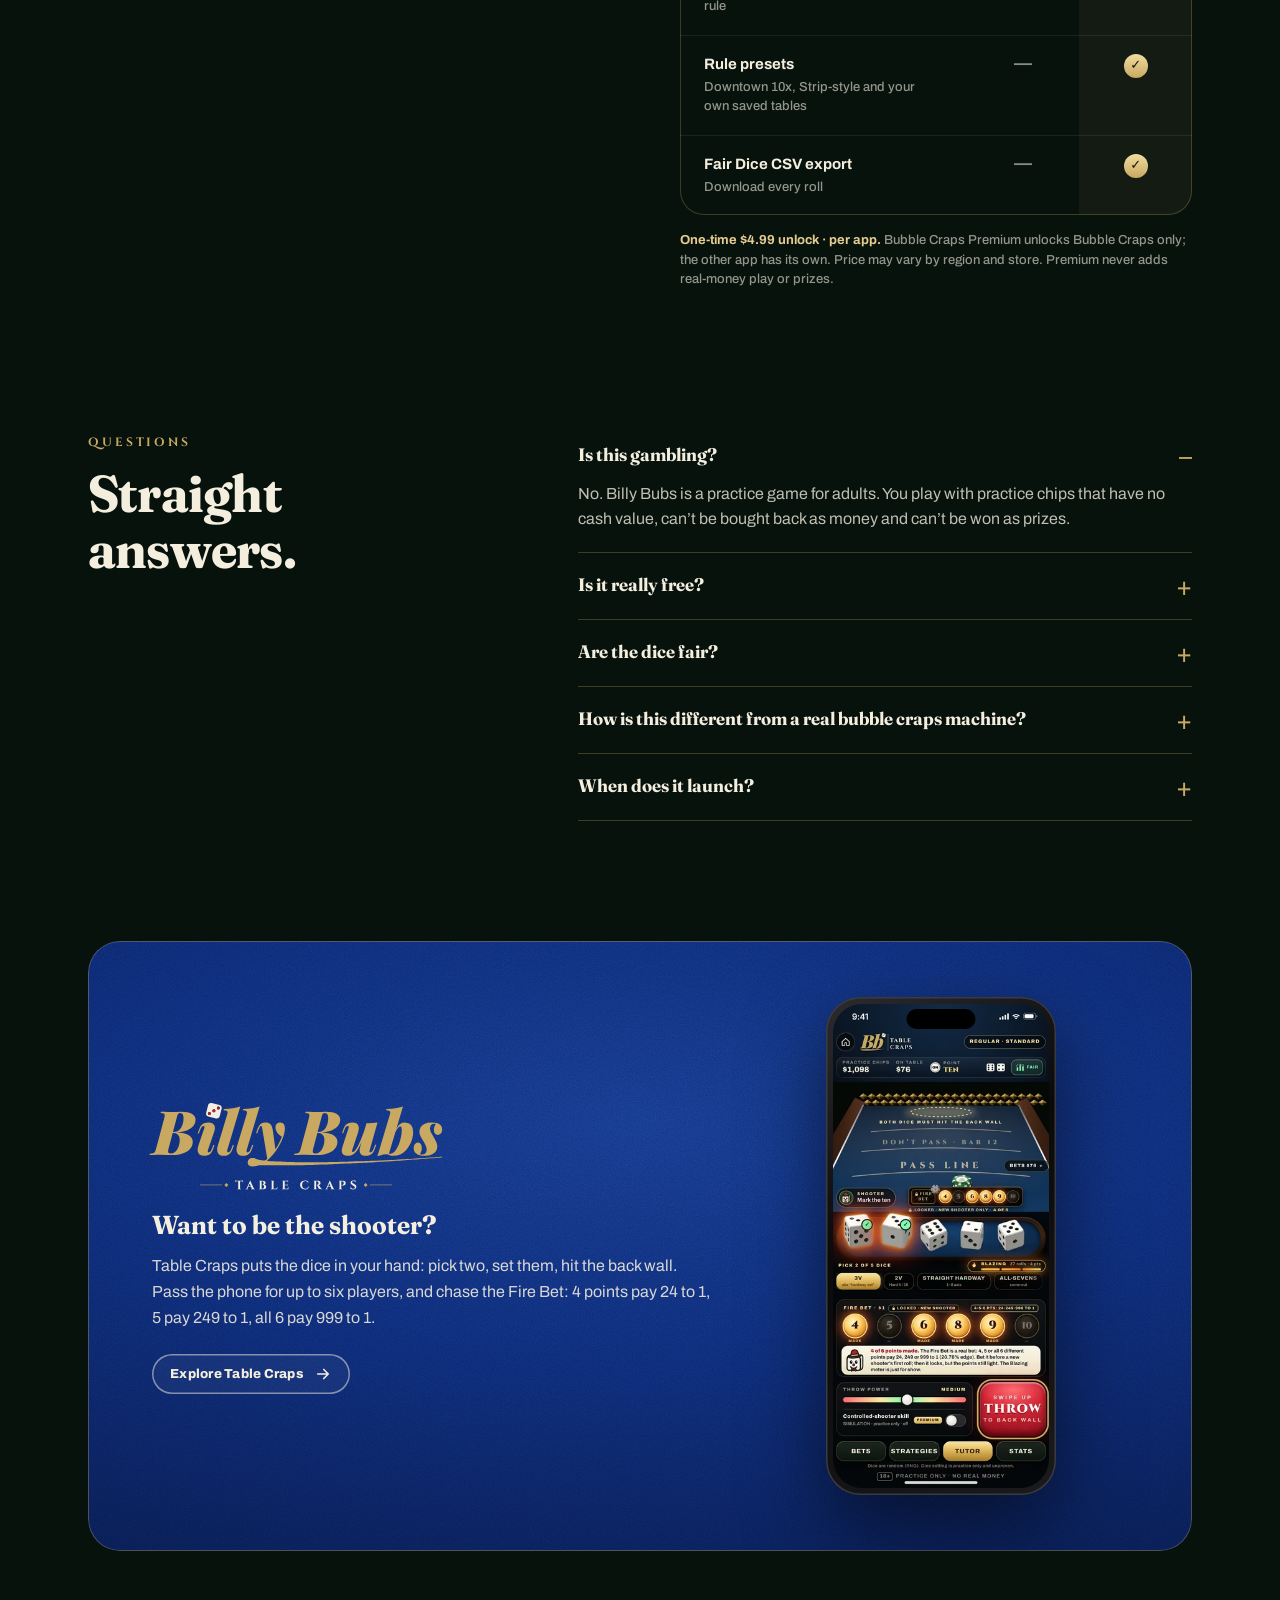
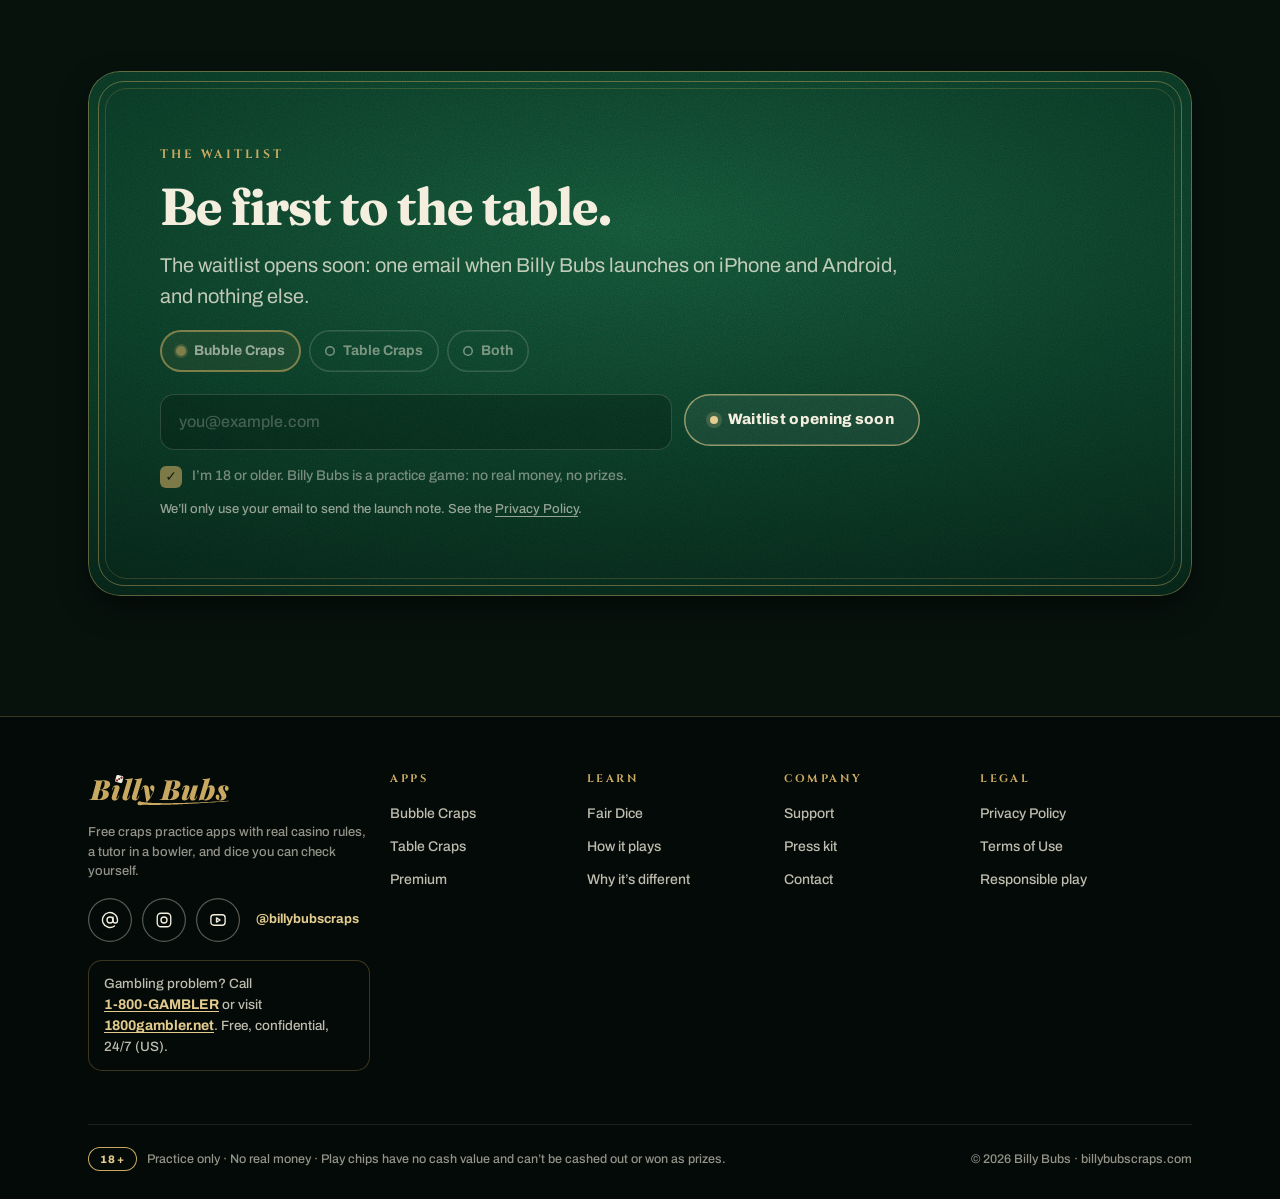
<file: bubble-craps/index.html>
<!doctype html>
<html lang="en"><head><meta charset="utf-8"><meta name="viewport" content="width=device-width,initial-scale=1">
<title>Billy Bubs Bubble Craps · Bubble craps practice under clear glass</title><meta name="description" content="The air-dome bubble craps machine on your phone: Regular and Crapless rules, PRESS and POWER PRESS, Repeaters and all 21 hops, Tutor mode and Fair Dice. 18+ · Practice only · No real money.">
<link rel="canonical" href="https://billybubscraps.com/bubble-craps/"><meta name="theme-color" content="#0F4A31">
<meta property="og:type" content="website"><meta property="og:site_name" content="Billy Bubs"><meta property="og:title" content="Billy Bubs Bubble Craps · Bubble craps practice under clear glass"><meta property="og:description" content="The air-dome bubble craps machine on your phone: Regular and Crapless rules, PRESS and POWER PRESS, Repeaters and all 21 hops, Tutor mode and Fair Dice. 18+ · Practice only · No real money."><meta property="og:url" content="https://billybubscraps.com/bubble-craps/">
<meta property="og:image" content="https://billybubscraps.com/assets/og/og-bubble-craps.png"><meta property="og:image:width" content="1200"><meta property="og:image:height" content="630"><meta property="og:image:alt" content="Billy Bubs: craps practice apps. 18+ · Practice only · No real money.">
<meta name="twitter:card" content="summary_large_image"><meta name="twitter:title" content="Billy Bubs Bubble Craps · Bubble craps practice under clear glass"><meta name="twitter:description" content="The air-dome bubble craps machine on your phone: Regular and Crapless rules, PRESS and POWER PRESS, Repeaters and all 21 hops, Tutor mode and Fair Dice. 18+ · Practice only · No real money."><meta name="twitter:image" content="https://billybubscraps.com/assets/og/og-bubble-craps.png">
<link rel="icon" href="/favicon.ico" sizes="32x32"><link rel="icon" href="/favicon.svg" type="image/svg+xml"><link rel="apple-touch-icon" href="/apple-touch-icon.png"><link rel="manifest" href="/site.webmanifest">
<link rel="preload" href="/assets/fonts/archivo-bb.woff2" as="font" type="font/woff2" crossorigin><link rel="preload" href="/assets/fonts/fraunces-bb.woff2" as="font" type="font/woff2" crossorigin>
<link rel="stylesheet" href="/assets/css/site.css">
<script src="/assets/js/social.js" defer></script></head>
<body class=""><a class="skip" href="#main">Skip to content</a><div class="ribbon" role="note"><b>18+</b>Practice only · No real money<span class="rb-x"> · Play chips have no cash value</span><span class="rb-help"> · Gambling problem? Call <a href="https://www.1800gambler.net" rel="noopener">1-800-GAMBLER</a></span></div>
<header class="wrap"><div class="nav"><a href="/" aria-label="Billy Bubs home"><img class="logo" src="/assets/logo/billybubs-wordmark-small-color-dark.svg" width="150" height="36" alt="Billy Bubs"></a>
<nav class="links" aria-label="Main"><a href="/bubble-craps/" aria-current="page">Bubble Craps</a><a href="/table-craps/">Table Craps</a><a href="/fair-dice/">Fair Dice</a><a href="/press/">Press kit</a><a href="/support/">Support</a></nav>
<a class="btn btn-primary btn-sm navcta" href="/#apps">Meet the apps</a>
<details class="mnav"><summary aria-label="Open menu"><svg width="22" height="22" viewBox="0 0 24 24" fill="none" stroke="#F4EEDF" stroke-width="1.8" stroke-linecap="round" aria-hidden="true"><path d="M4 7h16M4 12h16M4 17h16"/></svg></summary><nav class="panel" aria-label="Mobile"><a href="/">Home</a><a href="/bubble-craps/" aria-current="page">Bubble Craps</a><a href="/table-craps/">Table Craps</a><a href="/fair-dice/">Fair Dice</a><a href="/press/">Press kit</a><a href="/support/">Support</a><a class="btn btn-primary btn-sm" href="/#apps">Meet the apps</a></nav></details></div></header><main id="main"><section class="bhero felt" aria-labelledby="hero-h"><div class="wrap"><div class="grid">
<div class="hero-txt"><img class="lock" src="/assets/logo/billybubs-bubble-craps-color-dark.svg" width="380" height="122" alt="Billy Bubs Bubble Craps" fetchpriority="high">
<p class="eyebrow mt24" style="color:var(--gold-lt)">App 1 · Coming soon · Free</p><h1 class="h1 mt16" id="hero-h">Bubble craps<br>under clear glass.</h1>
<p class="lede mt16" style="max-width:520px">The air-dome machine from the casino floor, on your phone. Real rules, the full layout, and a dealer in a bowler who explains every bet. No shooter, no waiting, no real money.</p>
<div class="mt32" style="display:flex;flex-direction:column;gap:16px;align-items:flex-start"><ul class="stores" style="display:flex;flex-wrap:wrap;gap:12px;list-style:none;margin:0;padding:0">
<li class="store"><svg width="26" height="26" viewBox="0 0 24 24" fill="none" stroke="#E4CC8F" stroke-width="1.7" stroke-linecap="round" aria-hidden="true"><rect x="6" y="2.5" width="12" height="19" rx="3"/><path d="M10.5 18.5h3"/></svg><span><span class="s1">Coming soon</span><span class="s2">iPhone</span></span></li>
<li class="store"><svg width="26" height="26" viewBox="0 0 24 24" fill="none" stroke="#E4CC8F" stroke-width="1.7" stroke-linecap="round" aria-hidden="true"><rect x="5.5" y="2.5" width="13" height="19" rx="2.2"/><circle cx="12" cy="18.3" r=".9" fill="#E4CC8F"/><path d="M9 5.3h6"/></svg><span><span class="s1">Coming soon</span><span class="s2">Android</span></span></li></ul><div style="display:flex;gap:12px;align-items:center;flex-wrap:wrap"><a class="btn btn-primary" href="#tour">Take the tour <svg width="18" height="18" viewBox="0 0 24 24" fill="none" stroke="currentColor" stroke-width="2.2" stroke-linecap="round" stroke-linejoin="round" aria-hidden="true"><path d="M5 12h14M13 6l6 6-6 6"/></svg></a><a class="btn btn-ghost" href="#premium">Standard vs Premium ↓</a></div></div></div>
<div class="art"><picture><source type="image/avif" srcset="/assets/img/app1-icon-112.avif 112w, /assets/img/app1-icon-224.avif 224w" sizes="(min-width:900px) 112px, 74px"><source type="image/webp" srcset="/assets/img/app1-icon-112.webp 112w, /assets/img/app1-icon-224.webp 224w" sizes="(min-width:900px) 112px, 74px"><img src="/assets/img/app1-icon-224.png" width="224" height="224" alt="" loading="eager" fetchpriority="high" decoding="async" class="appicon" style=""></picture><div class="phone" style="--wm:260px;--wd:340px;"><picture><source type="image/avif" srcset="/assets/img/bc-02-360.avif 360w, /assets/img/bc-02-720.avif 720w" sizes="(min-width:900px) 340px, 260px"><source type="image/webp" srcset="/assets/img/bc-02-360.webp 360w, /assets/img/bc-02-720.webp 720w" sizes="(min-width:900px) 340px, 260px"><img src="/assets/img/bc-02-720.png" width="720" height="1561" alt="Bubble Craps dome roll: two dice in the air under the glass hood" loading="eager" fetchpriority="high" decoding="async" class="" style=""></picture></div></div></div></div></section><section class="facts-sec"><div class="wrap"><div class="facts"><div><b>Regular &amp; Crapless</b><span>Two rule sets, one tap apart</span></div><div><b>15-second timer</b><span>Or roll by hand, on your clock</span></div><div><b>$1 – $500 chips</b><span>Five chips · practice bankroll</span></div><div><b>Free to play</b><span>Premium: $4.99 one-time</span></div></div></div></section><section class="sec" id="tour" aria-labelledby="t1"><div class="wrap"><div class="center" style="max-width:760px;margin:0 auto"><p class="eyebrow">Play layout</p><h2 class="h2 mt16" id="t1">Three screens. One swipe.</h2>
<p class="lede mt16">The board opens first, clean and uncluttered. Swipe left for Repeaters and every hop, right for the dome. Your chips, ROLL and PRESS stay pinned on all three, and a roll toast tells you what hit wherever you are.</p></div>
<div class="trio mt48"><figure><div class="phone" style="--wm:112px;--wd:280px;"><picture><source type="image/avif" srcset="/assets/img/bc-14-360.avif 360w, /assets/img/bc-14-720.avif 720w" sizes="(min-width:900px) 280px, 112px"><source type="image/webp" srcset="/assets/img/bc-14-360.webp 360w, /assets/img/bc-14-720.webp 720w" sizes="(min-width:900px) 280px, 112px"><img src="/assets/img/bc-14-720.png" width="720" height="1561" alt="Side bets screen: ten Repeaters and 21 hops" loading="lazy" decoding="async" class="" style=""></picture></div><figcaption>← Side bets</figcaption></figure><figure><div class="phone" style="--wm:132px;--wd:320px;"><picture><source type="image/avif" srcset="/assets/img/bc-15-360.avif 360w, /assets/img/bc-15-720.avif 720w" sizes="(min-width:900px) 320px, 132px"><source type="image/webp" srcset="/assets/img/bc-15-360.webp 360w, /assets/img/bc-15-720.webp 720w" sizes="(min-width:900px) 320px, 132px"><img src="/assets/img/bc-15-720.png" width="720" height="1561" alt="Main betting board" loading="lazy" decoding="async" class="" style=""></picture></div><figcaption>Board</figcaption></figure><figure><div class="phone" style="--wm:112px;--wd:280px;"><picture><source type="image/avif" srcset="/assets/img/bc-16-360.avif 360w, /assets/img/bc-16-720.avif 720w" sizes="(min-width:900px) 280px, 112px"><source type="image/webp" srcset="/assets/img/bc-16-360.webp 360w, /assets/img/bc-16-720.webp 720w" sizes="(min-width:900px) 280px, 112px"><img src="/assets/img/bc-16-720.png" width="720" height="1561" alt="Dome screen with the roll result" loading="lazy" decoding="async" class="" style=""></picture></div><figcaption>Dome →</figcaption></figure></div></div></section><section class="sec tour-bg"><div class="wrap"><div class="tour">
<div class="media"><div class="phone" style="--wm:250px;--wd:300px;"><picture><source type="image/avif" srcset="/assets/img/bc-03-360.avif 360w, /assets/img/bc-03-720.avif 720w" sizes="(min-width:900px) 300px, 250px"><source type="image/webp" srcset="/assets/img/bc-03-360.webp 360w, /assets/img/bc-03-720.webp 720w" sizes="(min-width:900px) 300px, 250px"><img src="/assets/img/bc-03-720.png" width="720" height="1561" alt="Bubble Craps felt with the PRESS and POWER PRESS buttons beside ROLL" loading="lazy" decoding="async" class="" style=""></picture></div></div><div><p class="eyebrow">Press it</p><h2 class="h2 mt16">PRESS. Or POWER PRESS.</h2><p class="lede mt16">Your Place 8 just hit. Tap <b class="gold">PRESS 8 +$6</b> to add one more unit, as many taps as you like. <b class="gold">POWER PRESS</b> puts the whole win back on the number. Changed your mind? Undo the last tap before the roll.</p><div class="kv"><span><b>BILLY’S WAY</b> · his number spread in one tap</span><span><b>BETS OFF</b> · sit a roll out</span><span><b>Add a chip</b> on any bet</span></div></div></div></div></section><section class="sec"><div class="wrap"><div class="tour rev">
<div class="media"><div class="phone" style="--wm:250px;--wd:300px;"><picture><source type="image/avif" srcset="/assets/img/bc-14-360.avif 360w, /assets/img/bc-14-720.avif 720w" sizes="(min-width:900px) 300px, 250px"><source type="image/webp" srcset="/assets/img/bc-14-360.webp 360w, /assets/img/bc-14-720.webp 720w" sizes="(min-width:900px) 300px, 250px"><img src="/assets/img/bc-14-720.png" width="720" height="1561" alt="Side bets screen with Repeater lamps and the hop grid" loading="lazy" decoding="async" class="" style=""></picture></div></div><div><p class="eyebrow">Side bets</p><h2 class="h2 mt16">Repeaters, and every hop.</h2><p class="lede mt16">Bet a number to repeat before a seven: the 6 six times, the 2 twice. Standard pays run 40 to 90 for 1. All 21 hops sit beside them, hard hops at 30 to 1 and easy hops at 15 to 1. Every tile shows its house edge, so the long shots stay honest.</p><div class="kv"><span>2 &amp; 12 · <b>40 for 1</b></span><span>6 &amp; 8 · <b>90 for 1</b></span><span>Hard hop · <b>30 to 1</b></span><span>Easy hop · <b>15 to 1</b></span></div><div class="mt16" style="display:flex;gap:8px;flex-wrap:wrap;align-items:center"><span class="edge hi">18–22% edge</span><span class="edge hi">11–14% edge</span><span class="small">Shown on every tile</span></div></div></div></div></section><section class="sec tour-bg"><div class="wrap"><div class="tour">
<div class="media"><div class="phone" style="--wm:250px;--wd:300px;"><picture><source type="image/avif" srcset="/assets/img/bc-05-360.avif 360w, /assets/img/bc-05-720.avif 720w" sizes="(min-width:900px) 300px, 250px"><source type="image/webp" srcset="/assets/img/bc-05-360.webp 360w, /assets/img/bc-05-720.webp 720w" sizes="(min-width:900px) 300px, 250px"><img src="/assets/img/bc-05-720.png" width="720" height="1561" alt="Tutor overlay: Billy explains the bet while Billie cheers in the corner" loading="lazy" decoding="async" class="" style=""></picture></div></div><div><p class="eyebrow">Tutor mode</p><h2 class="h2 mt16">Billy teaches.<br>Billie cheers.</h2><p class="lede mt16">Turn on Tutor and Billy coaches each step: the come-out, the point, and why odds carry no house edge. Billie celebrates the wins and softens the seven-outs. One talks at a time, and both can be muted.</p><div class="mt24 duo-row"><img class="rs" src="/assets/mascot/billie-C-cheer.svg" width="166" height="154" alt="Bubbles Billie, the cheerleader" style="--wm:105px;--wd:166px;" loading="lazy" decoding="async"><p class="bubble voice tail-r">“Take odds. They pay true, zero house edge.”</p><img class="rs" src="/assets/mascot/billy-A-tip.svg" width="135" height="173" alt="Dealer Billy, the tutor" style="--wm:86px;--wd:135px;" loading="lazy" decoding="async"></div></div></div></div></section><section class="sec"><div class="wrap"><div class="tour rev">
<div class="media"><div class="phone" style="--wm:250px;--wd:300px;"><picture><source type="image/avif" srcset="/assets/img/bc-04-360.avif 360w, /assets/img/bc-04-720.avif 720w" sizes="(min-width:900px) 300px, 250px"><source type="image/webp" srcset="/assets/img/bc-04-360.webp 360w, /assets/img/bc-04-720.webp 720w" sizes="(min-width:900px) 300px, 250px"><img src="/assets/img/bc-04-720.png" width="720" height="1561" alt="Crapless felt with ten number boxes" loading="lazy" decoding="async" class="" style=""></picture></div></div><div><p class="eyebrow">Two rule sets</p><h2 class="h2 mt16">Regular or Crapless.</h2><p class="lede mt16">In Crapless only a 7 wins the come-out, and 2, 3, 11 and 12 become points. The board changes to match: ten number boxes and no Don’t side. Billy shows you what that costs: Pass is 1.41% in Regular and 5.38% in Crapless.</p><div class="kv"><span>Pass · <b>1.41%</b> Regular</span><span>Pass · <b>5.38%</b> Crapless</span><span>Odds · <b>0%</b> both</span></div></div></div></div></section><section class="sec tour-bg"><div class="wrap"><div class="tour">
<div class="media"><div class="phone" style="--wm:200px;--wd:260px;"><picture><source type="image/avif" srcset="/assets/img/bc-06-360.avif 360w, /assets/img/bc-06-720.avif 720w" sizes="(min-width:900px) 260px, 200px"><source type="image/webp" srcset="/assets/img/bc-06-360.webp 360w, /assets/img/bc-06-720.webp 720w" sizes="(min-width:900px) 260px, 200px"><img src="/assets/img/bc-06-720.png" width="720" height="1561" alt="Fair Dice tab: actual vs expected bar chart" loading="lazy" decoding="async" class="" style=""></picture></div><div class="d-only"><div class="phone" style="--wm:260px;--wd:260px;margin-top:80px"><picture><source type="image/avif" srcset="/assets/img/bc-07-360.avif 360w, /assets/img/bc-07-720.avif 720w" sizes="(min-width:900px) 260px, 260px"><source type="image/webp" srcset="/assets/img/bc-07-360.webp 360w, /assets/img/bc-07-720.webp 720w" sizes="(min-width:900px) 260px, 260px"><img src="/assets/img/bc-07-720.png" width="720" height="1561" alt="Big win celebration" loading="lazy" decoding="async" class="" style=""></picture></div></div></div><div><p class="eyebrow">Fair Dice · Blazing meter</p><h2 class="h2 mt16">Check the dice.<br>Enjoy the glow.</h2><p class="lede mt16">The Fair Dice tab compares every total with what fair dice should do, and runs a fairness test in plain words. When a hand runs long, the Blazing meter climbs from Cold to Warm, Hot and Blazing, and the dice glow. It’s just for show: streaks never change the odds.</p><div class="kv"><span style="color:#A9BCCB">● Cold</span><span style="color:#FFB347">● Warm</span><span style="color:#FF8F3D">● Hot</span><span style="color:#FFD36A">● Blazing</span></div></div></div></div></section><section class="sec" id="premium" aria-labelledby="prem-h"><div class="wrap"><div class="split" style="align-items:start">
<div><p class="eyebrow">Standard vs Premium</p><h2 class="h2 mt16" id="prem-h">Free to play.<br>Premium for your casino’s rules.</h2>
<p class="lede mt16">Everything you need to learn and practice is free. Premium lets you match the table you actually play, and shows the house edge change as you go.</p>
<div class="mt24" style="display:flex;gap:14px;align-items:flex-end"><div class="phone" style="--wm:150px;--wd:220px;"><picture><source type="image/avif" srcset="/assets/img/bc-10-360.avif 360w, /assets/img/bc-10-720.avif 720w" sizes="(min-width:900px) 220px, 150px"><source type="image/webp" srcset="/assets/img/bc-10-360.webp 360w, /assets/img/bc-10-720.webp 720w" sizes="(min-width:900px) 220px, 150px"><img src="/assets/img/bc-10-720.png" width="720" height="1561" alt="Premium Custom Rules screen" loading="lazy" decoding="async" class="" style=""></picture></div><div class="phone" style="--wm:130px;--wd:190px;"><picture><source type="image/avif" srcset="/assets/img/bc-11-360.avif 360w, /assets/img/bc-11-720.avif 720w" sizes="(min-width:900px) 190px, 130px"><source type="image/webp" srcset="/assets/img/bc-11-360.webp 360w, /assets/img/bc-11-720.webp 720w" sizes="(min-width:900px) 190px, 130px"><img src="/assets/img/bc-11-720.png" width="720" height="1561" alt="Premium locked preview for Standard players" loading="lazy" decoding="async" class="" style=""></picture></div></div></div>
<div><table class="cmp"><caption class="sr-only">Bubble Craps: Standard vs Premium</caption><thead><tr><th scope="col"><span class="small" style="font-weight:700;letter-spacing:.12em;text-transform:uppercase">Bubble Craps</span></th>
<th scope="col" class="c"><span class="pill pill-free">Standard</span><span class="small mt8" style="display:block">Free</span></th>
<th scope="col" class="c premcol"><span class="pill pill-prem">Premium</span><span class="small mt8" style="display:block">$4.99 one-time</span></th></tr></thead><tbody><tr><th scope="row"><b>Full Regular and Crapless rules</b><span class="small">Las Vegas-style Standard tables</span></th><td class="c"><span class="y" aria-hidden="true">✓</span><span class="sr-only">Included</span></td><td class="c premcol"><span class="y" aria-hidden="true">✓</span><span class="sr-only">Included</span></td></tr><tr><th scope="row"><b>Every bet on the layout</b><span class="small">Plus Repeaters, all 21 hops, ATS and Hard Way All Day</span></th><td class="c"><span class="y" aria-hidden="true">✓</span><span class="sr-only">Included</span></td><td class="c premcol"><span class="y" aria-hidden="true">✓</span><span class="sr-only">Included</span></td></tr><tr><th scope="row"><b>PRESS, POWER PRESS and Billy’s Way</b></th><td class="c"><span class="y" aria-hidden="true">✓</span><span class="sr-only">Included</span></td><td class="c premcol"><span class="y" aria-hidden="true">✓</span><span class="sr-only">Included</span></td></tr><tr><th scope="row"><b>Tutor mode</b><span class="small">Billy teaches, Billie cheers; mute anytime</span></th><td class="c"><span class="y" aria-hidden="true">✓</span><span class="sr-only">Included</span></td><td class="c premcol"><span class="y" aria-hidden="true">✓</span><span class="sr-only">Included</span></td></tr><tr><th scope="row"><b>Strategy library</b><span class="small">12 plays with house edge and bankroll notes</span></th><td class="c"><span class="y" aria-hidden="true">✓</span><span class="sr-only">Included</span></td><td class="c premcol"><span class="y" aria-hidden="true">✓</span><span class="sr-only">Included</span></td></tr><tr><th scope="row"><b>Fair Dice stats</b><span class="small">Totals vs expected, sevens rate, fairness test</span></th><td class="c"><span class="y" aria-hidden="true">✓</span><span class="sr-only">Included</span></td><td class="c premcol"><span class="y" aria-hidden="true">✓</span><span class="sr-only">Included</span></td></tr><tr><th scope="row"><b>Custom Rules</b><span class="small">Odds up to 100x, Field 3:1, Buy vig timing and rounding, table limits, starting bankroll</span></th><td class="c"><span class="n" aria-hidden="true">—</span><span class="sr-only">Not included</span></td><td class="c premcol"><span class="p" aria-hidden="true">✓</span><span class="sr-only">Included with Premium</span></td></tr><tr><th scope="row"><b>Payout tables</b><span class="small">Horn, Big Red, hardways, Hard Way All Day 150–200 for 1, Repeater and hop pays</span></th><td class="c"><span class="n" aria-hidden="true">—</span><span class="sr-only">Not included</span></td><td class="c premcol"><span class="p" aria-hidden="true">✓</span><span class="sr-only">Included with Premium</span></td></tr><tr><th scope="row"><b>Live house-edge preview</b><span class="small">See the edge change as you change a rule</span></th><td class="c"><span class="n" aria-hidden="true">—</span><span class="sr-only">Not included</span></td><td class="c premcol"><span class="p" aria-hidden="true">✓</span><span class="sr-only">Included with Premium</span></td></tr><tr><th scope="row"><b>Rule presets</b><span class="small">Downtown 10x, Strip-style and your own saved tables</span></th><td class="c"><span class="n" aria-hidden="true">—</span><span class="sr-only">Not included</span></td><td class="c premcol"><span class="p" aria-hidden="true">✓</span><span class="sr-only">Included with Premium</span></td></tr><tr><th scope="row"><b>Fair Dice CSV export</b><span class="small">Download every roll</span></th><td class="c"><span class="n" aria-hidden="true">—</span><span class="sr-only">Not included</span></td><td class="c premcol"><span class="p" aria-hidden="true">✓</span><span class="sr-only">Included with Premium</span></td></tr></tbody></table>
<p class="small mt16"><b style="color:var(--gold-lt)">One-time $4.99 unlock · per app.</b> Bubble Craps Premium unlocks Bubble Craps only; the other app has its own. Price may vary by region and store. Premium never adds real-money play or prizes.</p></div></div></div></section><section class="sec" style="padding-top:0" aria-labelledby="faq-h"><div class="wrap faqgrid"><div><p class="eyebrow">Questions</p><h2 class="h2 mt16" id="faq-h">Straight answers.</h2></div><div class="faq"><details open><summary>Is this gambling?</summary><p class="body">No. Billy Bubs is a practice game for adults. You play with practice chips that have no cash value, can’t be bought back as money and can’t be won as prizes.</p></details><details><summary>Is it really free?</summary><p class="body">Yes. Both rule sets, every bet, the Tutor, the strategy library and Fair Dice are free. Premium Custom Rules is a one-time $4.99 unlock for Bubble Craps (price may vary by region and store).</p></details><details><summary>Are the dice fair?</summary><p class="body">Every die is a fair 1 to 6 from your device’s secure random generator. The Fair Dice tab shows your own results against what fair dice should do.</p></details><details><summary>How is this different from a real bubble craps machine?</summary><p class="body">Same game, same layout, same bets. Bubble craps has no shooter: the machine pops the dice with air. If you want to be the shooter, try Table Craps.</p></details><details><summary>When does it launch?</summary><p class="body">Soon, on iPhone and Android. The waitlist opens shortly; this page will have the store links on launch day.</p></details></div></div></section><section aria-labelledby="x-h"><div class="wrap"><div class="cross felt night"><div><img src="/assets/logo/billybubs-table-craps-color-dark.svg" width="300" height="96" alt="Billy Bubs Table Craps" loading="lazy" style="margin-left:-6px"><h2 class="h3 mt16" id="x-h">Want to be the shooter?</h2>
<p class="body mt12" style="color:rgba(244,238,223,.88)">Table Craps puts the dice in your hand: pick two, set them, hit the back wall. Pass the phone for up to six players, and chase the Fire Bet: 4 points pay 24 to 1, 5 pay 249 to 1, all 6 pay 999 to 1.</p>
<a class="btn btn-secondary btn-sm mt24" href="/table-craps/">Explore Table Craps <svg width="18" height="18" viewBox="0 0 24 24" fill="none" stroke="currentColor" stroke-width="2.2" stroke-linecap="round" stroke-linejoin="round" aria-hidden="true"><path d="M5 12h14M13 6l6 6-6 6"/></svg></a></div>
<div class="cross-shot"><div class="phone" style="--wm:200px;--wd:230px;"><picture><source type="image/avif" srcset="/assets/img/tc-10-360.avif 360w, /assets/img/tc-10-720.avif 720w" sizes="(min-width:900px) 230px, 200px"><source type="image/webp" srcset="/assets/img/tc-10-360.webp 360w, /assets/img/tc-10-720.webp 720w" sizes="(min-width:900px) 230px, 200px"><img src="/assets/img/tc-10-720.png" width="720" height="1561" alt="Table Craps Fire Bet tracker with four points lit" loading="lazy" decoding="async" class="" style=""></picture></div></div></div></div></section><section class="sec" id="waitlist" aria-labelledby="wl-h"><div class="wrap"><div class="wl felt">
<div class="inlay" style="inset:10px;border-radius:26px" aria-hidden="true"></div>
<div style="position:relative;max-width:760px">
<p class="eyebrow">The waitlist</p><h2 class="h2 mt16" id="wl-h">Be first to the table.</h2>
<p class="lede mt16">The waitlist opens soon: one email when Billy Bubs launches on iPhone and Android, and nothing else.</p>
<!-- WAITLIST: disabled at launch (no action, no backend). To enable later:
     1) add action="https://YOUR-PROVIDER/endpoint" method="post" to the <form>,
     2) remove the disabled attribute from the <fieldset>,
     3) replace the .btn-soon status span with the commented submit button. -->
<form class="wl-form" aria-describedby="wl-status">
<fieldset disabled><legend class="sr-only">Waitlist sign-up (opening soon)</legend>
<div class="choices"><label class="choice on"><input type="radio" name="app" value="bubble" checked><span class="dot" aria-hidden="true"></span>Bubble Craps</label><label class="choice"><input type="radio" name="app" value="table"><span class="dot" aria-hidden="true"></span>Table Craps</label><label class="choice"><input type="radio" name="app" value="both"><span class="dot" aria-hidden="true"></span>Both</label></div>
<div class="row"><label class="sr-only" for="wl-email">Email address</label><input class="input" id="wl-email" type="email" name="email" placeholder="you@example.com" autocomplete="email">
<span class="btn btn-soon" id="wl-status" role="status"><i aria-hidden="true"></i>Waitlist opening soon</span>
<!-- <button class="btn btn-primary" type="submit">Join the waitlist</button> --></div>
<label class="check on mt16"><input type="checkbox" name="age18" checked><i aria-hidden="true">✓</i><span>I’m 18 or older. Billy Bubs is a practice game: no real money, no prizes.</span></label>
</fieldset></form>
<p class="small mt12">We’ll only use your email to send the launch note. See the <a class="u" href="/privacy/">Privacy Policy</a>.</p>
</div></div></div></section></main><footer class="foot"><div class="wrap"><div class="cols">
<div class="brand"><img src="/assets/logo/billybubs-wordmark-small-color-dark.svg" width="142" height="34" alt="Billy Bubs" loading="lazy"><p class="small mt16" style="max-width:300px">Free craps practice apps with real casino rules, a tutor in a bowler, and dice you can check yourself.</p>
<div class="social mt16" data-social hidden></div>
<p class="help-line">Gambling problem? Call <a href="tel:+18004262537">1-800-GAMBLER</a> or visit <a href="https://www.1800gambler.net" rel="noopener">1800gambler.net</a>. Free, confidential, 24/7 (US).</p></div>
<nav aria-label="Apps"><h2 class="h5">Apps</h2><a href="/bubble-craps/">Bubble Craps</a><a href="/table-craps/">Table Craps</a><a href="/bubble-craps/#premium">Premium</a></nav>
<nav aria-label="Learn"><h2 class="h5">Learn</h2><a href="/fair-dice/">Fair Dice</a><a href="/bubble-craps/#tour">How it plays</a><a href="/#why">Why it’s different</a></nav>
<nav aria-label="Company"><h2 class="h5">Company</h2><a href="/support/">Support</a><a href="/press/">Press kit</a><a href="mailto:support@billybubscraps.com">Contact</a></nav>
<nav aria-label="Legal"><h2 class="h5">Legal</h2><a href="/privacy/">Privacy Policy</a><a href="/terms/">Terms of Use</a><a href="https://www.1800gambler.net" rel="noopener">Responsible play</a></nav></div>
<div class="legal"><span><span class="pill pill-18" style="height:24px;margin-right:10px">18+</span>Practice only · No real money · Play chips have no cash value and can’t be cashed out or won as prizes.</span><span>© 2026 Billy Bubs · billybubscraps.com</span></div></div></footer></body></html>
</file>
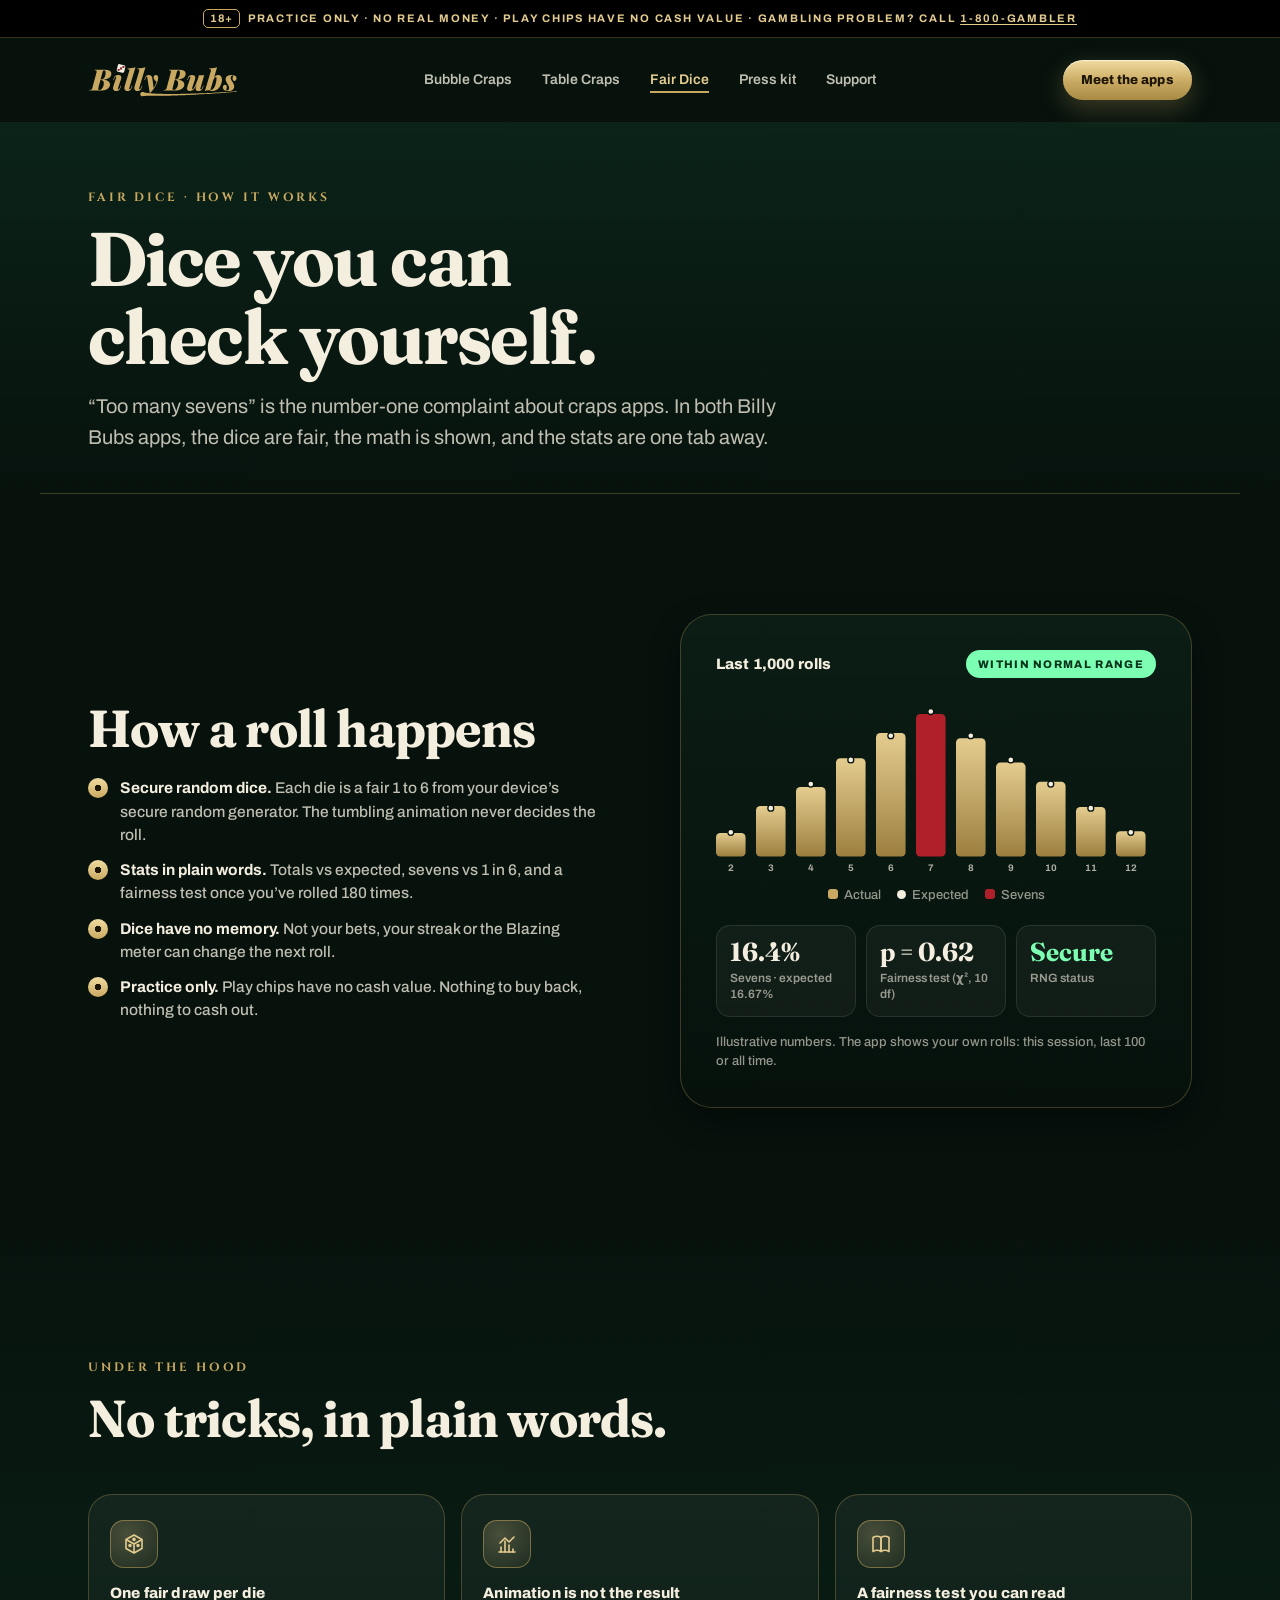
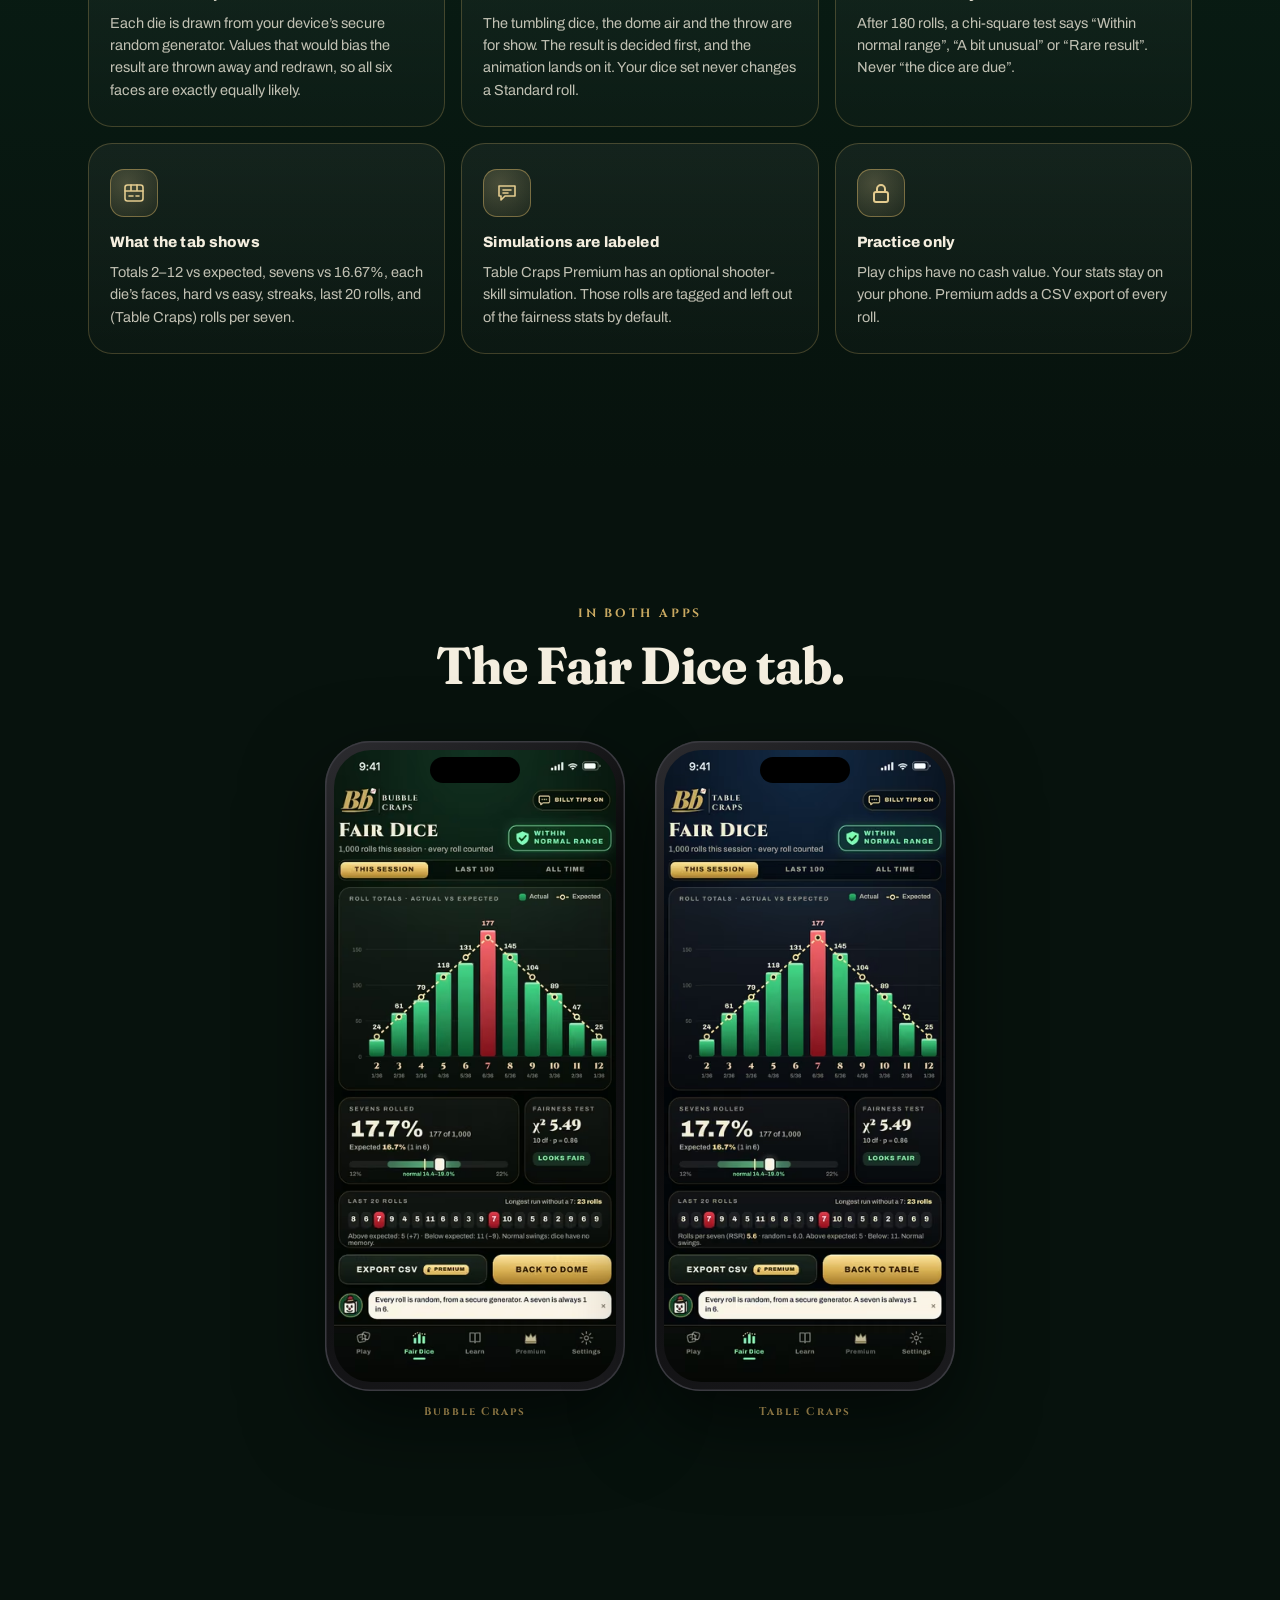
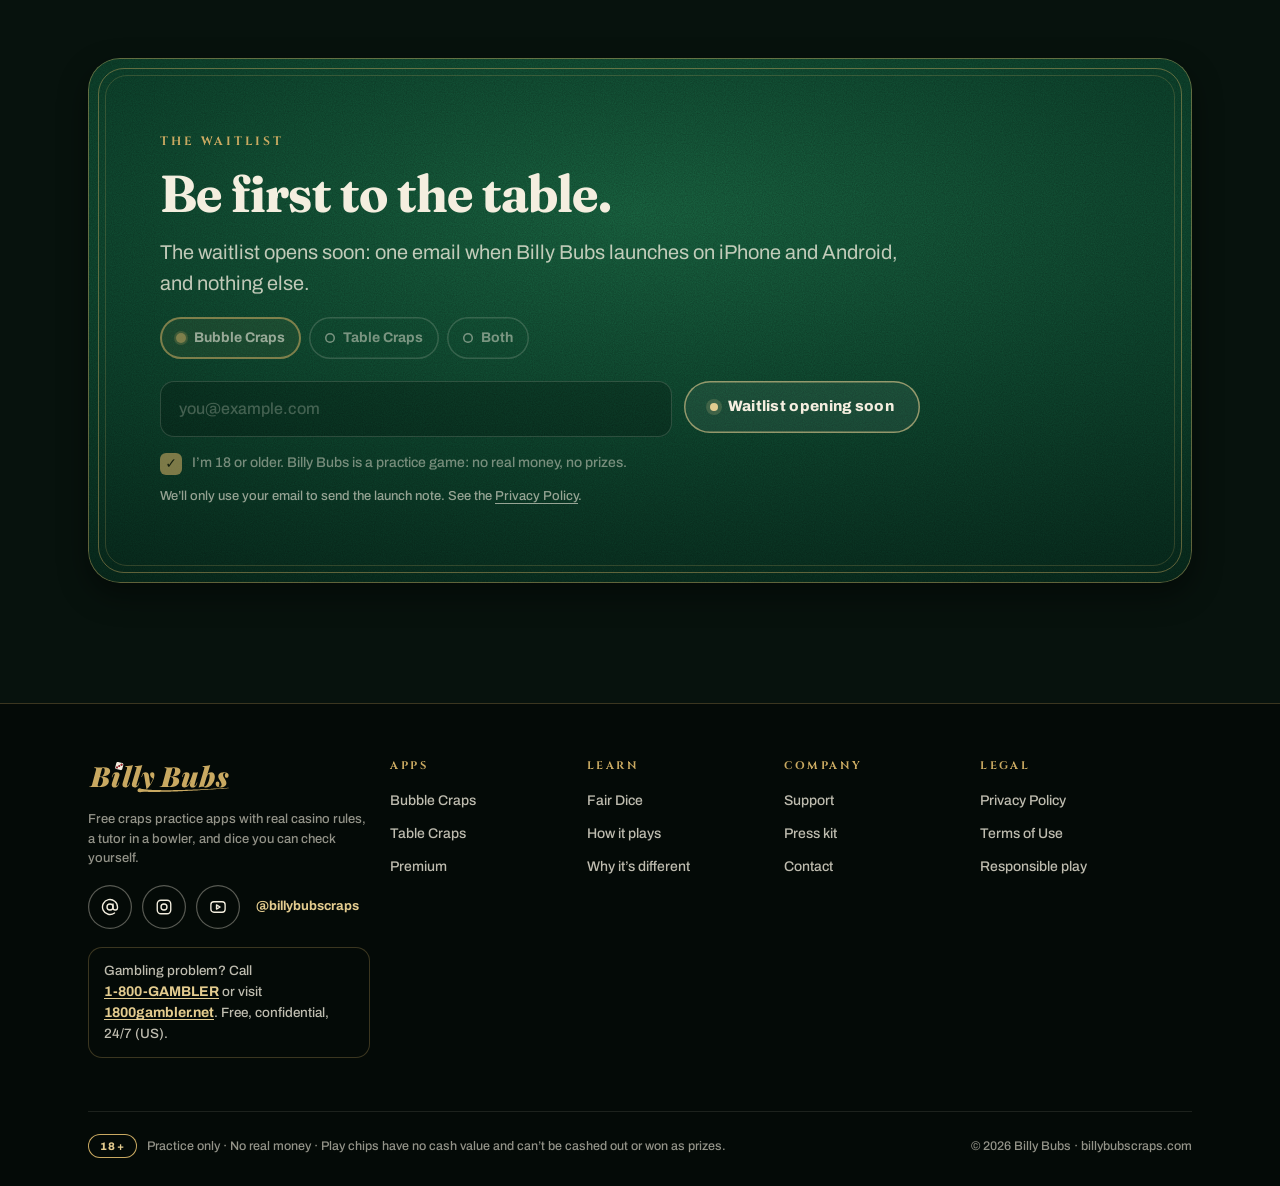
<file: fair-dice/index.html>
<!doctype html>
<html lang="en"><head><meta charset="utf-8"><meta name="viewport" content="width=device-width,initial-scale=1">
<title>Fair Dice · How Billy Bubs rolls the dice</title><meta name="description" content="Every Billy Bubs roll uses your device’s secure random generator. See actual vs expected totals, the seven rate and a plain-words fairness test. 18+ · Practice only · No real money.">
<link rel="canonical" href="https://billybubscraps.com/fair-dice/"><meta name="theme-color" content="#0F4A31">
<meta property="og:type" content="website"><meta property="og:site_name" content="Billy Bubs"><meta property="og:title" content="Fair Dice · How Billy Bubs rolls the dice"><meta property="og:description" content="Every Billy Bubs roll uses your device’s secure random generator. See actual vs expected totals, the seven rate and a plain-words fairness test. 18+ · Practice only · No real money."><meta property="og:url" content="https://billybubscraps.com/fair-dice/">
<meta property="og:image" content="https://billybubscraps.com/assets/og/og-home.png"><meta property="og:image:width" content="1200"><meta property="og:image:height" content="630"><meta property="og:image:alt" content="Billy Bubs: craps practice apps. 18+ · Practice only · No real money.">
<meta name="twitter:card" content="summary_large_image"><meta name="twitter:title" content="Fair Dice · How Billy Bubs rolls the dice"><meta name="twitter:description" content="Every Billy Bubs roll uses your device’s secure random generator. See actual vs expected totals, the seven rate and a plain-words fairness test. 18+ · Practice only · No real money."><meta name="twitter:image" content="https://billybubscraps.com/assets/og/og-home.png">
<link rel="icon" href="/favicon.ico" sizes="32x32"><link rel="icon" href="/favicon.svg" type="image/svg+xml"><link rel="apple-touch-icon" href="/apple-touch-icon.png"><link rel="manifest" href="/site.webmanifest">
<link rel="preload" href="/assets/fonts/archivo-bb.woff2" as="font" type="font/woff2" crossorigin><link rel="preload" href="/assets/fonts/fraunces-bb.woff2" as="font" type="font/woff2" crossorigin>
<link rel="stylesheet" href="/assets/css/site.css">
<script src="/assets/js/social.js" defer></script></head>
<body class=""><a class="skip" href="#main">Skip to content</a><div class="ribbon" role="note"><b>18+</b>Practice only · No real money<span class="rb-x"> · Play chips have no cash value</span><span class="rb-help"> · Gambling problem? Call <a href="https://www.1800gambler.net" rel="noopener">1-800-GAMBLER</a></span></div>
<header class="wrap"><div class="nav"><a href="/" aria-label="Billy Bubs home"><img class="logo" src="/assets/logo/billybubs-wordmark-small-color-dark.svg" width="150" height="36" alt="Billy Bubs"></a>
<nav class="links" aria-label="Main"><a href="/bubble-craps/">Bubble Craps</a><a href="/table-craps/">Table Craps</a><a href="/fair-dice/" aria-current="page">Fair Dice</a><a href="/press/">Press kit</a><a href="/support/">Support</a></nav>
<a class="btn btn-primary btn-sm navcta" href="/#apps">Meet the apps</a>
<details class="mnav"><summary aria-label="Open menu"><svg width="22" height="22" viewBox="0 0 24 24" fill="none" stroke="#F4EEDF" stroke-width="1.8" stroke-linecap="round" aria-hidden="true"><path d="M4 7h16M4 12h16M4 17h16"/></svg></summary><nav class="panel" aria-label="Mobile"><a href="/">Home</a><a href="/bubble-craps/">Bubble Craps</a><a href="/table-craps/">Table Craps</a><a href="/fair-dice/" aria-current="page">Fair Dice</a><a href="/press/">Press kit</a><a href="/support/">Support</a><a class="btn btn-primary btn-sm" href="/#apps">Meet the apps</a></nav></details></div></header><main id="main"><section class="ph-sec" aria-labelledby="hero-h"><div class="wrap ph"><p class="eyebrow">Fair Dice · How it works</p><h1 class="h1 mt16" id="hero-h">Dice you can<br>check yourself.</h1>
<p class="lede mt16" style="max-width:720px">“Too many sevens” is the number-one complaint about craps apps. In both Billy Bubs apps, the dice are fair, the math is shown, and the stats are one tab away.</p></div></section>
<section class="sec" aria-labelledby="h2a"><div class="wrap split"><div><h2 class="h2" id="h2a">How a roll happens</h2><ul class="ticks">
<li><span><b style="color:var(--cream)">Secure random dice.</b> Each die is a fair 1 to 6 from your device’s secure random generator. The tumbling animation never decides the roll.</span></li>
<li><span><b style="color:var(--cream)">Stats in plain words.</b> Totals vs expected, sevens vs 1 in 6, and a fairness test once you’ve rolled 180 times.</span></li>
<li><span><b style="color:var(--cream)">Dice have no memory.</b> Not your bets, your streak or the Blazing meter can change the next roll.</span></li>
<li><span><b style="color:var(--cream)">Practice only.</b> Play chips have no cash value. Nothing to buy back, nothing to cash out.</span></li></ul></div><div class="fd"><div style="display:flex;justify-content:space-between;align-items:center;flex-wrap:wrap;gap:10px"><span class="h4">Last 1,000 rolls</span><span class="pill pill-free">Within normal range</span></div>
<div style="margin-top:22px;display:flex;justify-content:center"><svg class="bar" viewBox="0 0 506 204" width="100%" style="max-width:506px" role="img" aria-label="Bar chart of 1,000 sample rolls: every total from 2 to 12 lands close to its expected count; sevens 164 vs 167 expected."><defs><linearGradient id="g" x1="0" y1="0" x2="0" y2="1"><stop offset="0" stop-color="#E4CC8F"/><stop offset="1" stop-color="#9C7F3F"/></linearGradient></defs><rect x="0" y="153.0" width="34" height="27.0" rx="5" fill="url(#g)"/><circle cx="17.0" cy="152.2" r="3.4" fill="#F4EEDF" stroke="#07120D" stroke-width="1.5"/><text x="17.0" y="197" text-anchor="middle" font-family="Archivo,sans-serif" font-size="11" font-weight="700" fill="#C9C4B6">2</text><rect x="46" y="122.0" width="34" height="58.0" rx="5" fill="url(#g)"/><circle cx="63.0" cy="124.4" r="3.4" fill="#F4EEDF" stroke="#07120D" stroke-width="1.5"/><text x="63.0" y="197" text-anchor="middle" font-family="Archivo,sans-serif" font-size="11" font-weight="700" fill="#C9C4B6">3</text><rect x="92" y="100.0" width="34" height="80.0" rx="5" fill="url(#g)"/><circle cx="109.0" cy="96.7" r="3.4" fill="#F4EEDF" stroke="#07120D" stroke-width="1.5"/><text x="109.0" y="197" text-anchor="middle" font-family="Archivo,sans-serif" font-size="11" font-weight="700" fill="#C9C4B6">4</text><rect x="138" y="67.0" width="34" height="113.0" rx="5" fill="url(#g)"/><circle cx="155.0" cy="68.9" r="3.4" fill="#F4EEDF" stroke="#07120D" stroke-width="1.5"/><text x="155.0" y="197" text-anchor="middle" font-family="Archivo,sans-serif" font-size="11" font-weight="700" fill="#C9C4B6">5</text><rect x="184" y="38.0" width="34" height="142.0" rx="5" fill="url(#g)"/><circle cx="201.0" cy="41.1" r="3.4" fill="#F4EEDF" stroke="#07120D" stroke-width="1.5"/><text x="201.0" y="197" text-anchor="middle" font-family="Archivo,sans-serif" font-size="11" font-weight="700" fill="#C9C4B6">6</text><rect x="230" y="16.0" width="34" height="164.0" rx="5" fill="#B0202B"/><circle cx="247.0" cy="13.3" r="3.4" fill="#F4EEDF" stroke="#07120D" stroke-width="1.5"/><text x="247.0" y="197" text-anchor="middle" font-family="Archivo,sans-serif" font-size="11" font-weight="700" fill="#C9C4B6">7</text><rect x="276" y="44.0" width="34" height="136.0" rx="5" fill="url(#g)"/><circle cx="293.0" cy="41.1" r="3.4" fill="#F4EEDF" stroke="#07120D" stroke-width="1.5"/><text x="293.0" y="197" text-anchor="middle" font-family="Archivo,sans-serif" font-size="11" font-weight="700" fill="#C9C4B6">8</text><rect x="322" y="72.0" width="34" height="108.0" rx="5" fill="url(#g)"/><circle cx="339.0" cy="68.9" r="3.4" fill="#F4EEDF" stroke="#07120D" stroke-width="1.5"/><text x="339.0" y="197" text-anchor="middle" font-family="Archivo,sans-serif" font-size="11" font-weight="700" fill="#C9C4B6">9</text><rect x="368" y="94.0" width="34" height="86.0" rx="5" fill="url(#g)"/><circle cx="385.0" cy="96.7" r="3.4" fill="#F4EEDF" stroke="#07120D" stroke-width="1.5"/><text x="385.0" y="197" text-anchor="middle" font-family="Archivo,sans-serif" font-size="11" font-weight="700" fill="#C9C4B6">10</text><rect x="414" y="123.0" width="34" height="57.0" rx="5" fill="url(#g)"/><circle cx="431.0" cy="124.4" r="3.4" fill="#F4EEDF" stroke="#07120D" stroke-width="1.5"/><text x="431.0" y="197" text-anchor="middle" font-family="Archivo,sans-serif" font-size="11" font-weight="700" fill="#C9C4B6">11</text><rect x="460" y="151.0" width="34" height="29.0" rx="5" fill="url(#g)"/><circle cx="477.0" cy="152.2" r="3.4" fill="#F4EEDF" stroke="#07120D" stroke-width="1.5"/><text x="477.0" y="197" text-anchor="middle" font-family="Archivo,sans-serif" font-size="11" font-weight="700" fill="#C9C4B6">12</text></svg></div>
<div class="small mt8" style="display:flex;gap:16px;justify-content:center;flex-wrap:wrap"><span><i style="display:inline-block;width:10px;height:10px;border-radius:3px;background:#C9A961;margin-right:6px"></i>Actual</span><span><i style="display:inline-block;width:9px;height:9px;border-radius:50%;background:#F4EEDF;margin-right:6px"></i>Expected</span><span><i style="display:inline-block;width:10px;height:10px;border-radius:3px;background:#B0202B;margin-right:6px"></i>Sevens</span></div>
<div style="display:flex;gap:10px;margin-top:20px"><div class="stat"><b>16.4%</b><span>Sevens · expected 16.67%</span></div><div class="stat"><b>p = 0.62</b><span>Fairness test (χ², 10 df)</span></div><div class="stat"><b style="color:var(--mint)">Secure</b><span>RNG status</span></div></div>
<p class="small mt16" style="margin-bottom:0">Illustrative numbers. The app shows your own rolls: this session, last 100 or all time.</p></div></div></section>
<section class="sec tour-bg" aria-labelledby="h2b"><div class="wrap"><div style="max-width:760px"><p class="eyebrow">Under the hood</p><h2 class="h2 mt16" id="h2b">No tricks, in plain words.</h2></div>
<div class="tiles tiles-3 mt48">
<div class="tile"><div class="ic"><svg width="24" height="24" viewBox="0 0 24 24" fill="none" stroke="#E4CC8F" stroke-width="1.6" stroke-linejoin="round" aria-hidden="true"><path d="M12 3l8 4.5v9L12 21l-8-4.5v-9z"/><path d="M4 7.5l8 4.5 8-4.5M12 12v9"/><circle cx="12" cy="7.4" r="1" fill="#E4CC8F"/><circle cx="8" cy="13.5" r="1" fill="#E4CC8F"/><circle cx="16" cy="13.5" r="1" fill="#E4CC8F"/></svg></div><h3 class="h4">One fair draw per die</h3><p>Each die is drawn from your device’s secure random generator. Values that would bias the result are thrown away and redrawn, so all six faces are exactly equally likely.</p></div>
<div class="tile"><div class="ic"><svg width="24" height="24" viewBox="0 0 24 24" fill="none" stroke="#E4CC8F" stroke-width="1.6" stroke-linecap="round" stroke-linejoin="round" aria-hidden="true"><path d="M4 20h16"/><path d="M6 20v-5M10 20V9M14 20v-7M18 20v-3"/><path d="M5 11l5-5 4 4 5-5"/></svg></div><h3 class="h4">Animation is not the result</h3><p>The tumbling dice, the dome air and the throw are for show. The result is decided first, and the animation lands on it. Your dice set never changes a Standard roll.</p></div>
<div class="tile"><div class="ic"><svg width="24" height="24" viewBox="0 0 24 24" fill="none" stroke="#E4CC8F" stroke-width="1.6" stroke-linecap="round" stroke-linejoin="round" aria-hidden="true"><path d="M4 5.5C6.5 4 9.5 4 12 5.5v14C9.5 18 6.5 18 4 19.5z"/><path d="M20 5.5C17.5 4 14.5 4 12 5.5v14c2.5-1.5 5.5-1.5 8 0z"/></svg></div><h3 class="h4">A fairness test you can read</h3><p>After 180 rolls, a chi-square test says “Within normal range”, “A bit unusual” or “Rare result”. Never “the dice are due”.</p></div>
<div class="tile"><div class="ic"><svg width="24" height="24" viewBox="0 0 24 24" fill="none" stroke="#E4CC8F" stroke-width="1.6" stroke-linecap="round" stroke-linejoin="round" aria-hidden="true"><rect x="3" y="4" width="18" height="16" rx="2.5"/><path d="M3 10h18M9 4v6M15 4v6M7 15h4M14 15h3"/></svg></div><h3 class="h4">What the tab shows</h3><p>Totals 2–12 vs expected, sevens vs 16.67%, each die’s faces, hard vs easy, streaks, last 20 rolls, and (Table Craps) rolls per seven.</p></div>
<div class="tile"><div class="ic"><svg width="24" height="24" viewBox="0 0 24 24" fill="none" stroke="#E4CC8F" stroke-width="1.6" stroke-linecap="round" stroke-linejoin="round" aria-hidden="true"><path d="M4 5h16v10H10l-4 4v-4H4z"/><path d="M8 9h8M8 12h5"/></svg></div><h3 class="h4">Simulations are labeled</h3><p>Table Craps Premium has an optional shooter-skill simulation. Those rolls are tagged and left out of the fairness stats by default.</p></div>
<div class="tile"><div class="ic"><svg width="24" height="24" viewBox="0 0 24 24" fill="none" stroke="#E4CC8F" stroke-width="2" stroke-linecap="round" aria-hidden="true"><rect x="5" y="11" width="14" height="10" rx="2"/><path d="M8 11V8a4 4 0 0 1 8 0v3"/></svg></div><h3 class="h4">Practice only</h3><p>Play chips have no cash value. Your stats stay on your phone. Premium adds a CSV export of every roll.</p></div></div></div></section>
<section class="sec" aria-labelledby="h2c"><div class="wrap"><div class="center"><p class="eyebrow">In both apps</p><h2 class="h2 mt16" id="h2c">The Fair Dice tab.</h2></div>
<div class="trio mt48"><figure><div class="phone" style="--wm:160px;--wd:300px;"><picture><source type="image/avif" srcset="/assets/img/bc-06-360.avif 360w, /assets/img/bc-06-720.avif 720w" sizes="(min-width:900px) 300px, 160px"><source type="image/webp" srcset="/assets/img/bc-06-360.webp 360w, /assets/img/bc-06-720.webp 720w" sizes="(min-width:900px) 300px, 160px"><img src="/assets/img/bc-06-720.png" width="720" height="1561" alt="Bubble Craps Fair Dice tab" loading="lazy" decoding="async" class="" style=""></picture></div><figcaption>Bubble Craps</figcaption></figure><figure><div class="phone" style="--wm:160px;--wd:300px;"><picture><source type="image/avif" srcset="/assets/img/tc-06-360.avif 360w, /assets/img/tc-06-720.avif 720w" sizes="(min-width:900px) 300px, 160px"><source type="image/webp" srcset="/assets/img/tc-06-360.webp 360w, /assets/img/tc-06-720.webp 720w" sizes="(min-width:900px) 300px, 160px"><img src="/assets/img/tc-06-720.png" width="720" height="1561" alt="Table Craps Fair Dice tab with rolls per seven" loading="lazy" decoding="async" class="" style=""></picture></div><figcaption>Table Craps</figcaption></figure></div></div></section>
<section class="sec" id="waitlist" aria-labelledby="wl-h"><div class="wrap"><div class="wl felt">
<div class="inlay" style="inset:10px;border-radius:26px" aria-hidden="true"></div>
<div style="position:relative;max-width:760px">
<p class="eyebrow">The waitlist</p><h2 class="h2 mt16" id="wl-h">Be first to the table.</h2>
<p class="lede mt16">The waitlist opens soon: one email when Billy Bubs launches on iPhone and Android, and nothing else.</p>
<!-- WAITLIST: disabled at launch (no action, no backend). To enable later:
     1) add action="https://YOUR-PROVIDER/endpoint" method="post" to the <form>,
     2) remove the disabled attribute from the <fieldset>,
     3) replace the .btn-soon status span with the commented submit button. -->
<form class="wl-form" aria-describedby="wl-status">
<fieldset disabled><legend class="sr-only">Waitlist sign-up (opening soon)</legend>
<div class="choices"><label class="choice on"><input type="radio" name="app" value="bubble" checked><span class="dot" aria-hidden="true"></span>Bubble Craps</label><label class="choice"><input type="radio" name="app" value="table"><span class="dot" aria-hidden="true"></span>Table Craps</label><label class="choice"><input type="radio" name="app" value="both"><span class="dot" aria-hidden="true"></span>Both</label></div>
<div class="row"><label class="sr-only" for="wl-email">Email address</label><input class="input" id="wl-email" type="email" name="email" placeholder="you@example.com" autocomplete="email">
<span class="btn btn-soon" id="wl-status" role="status"><i aria-hidden="true"></i>Waitlist opening soon</span>
<!-- <button class="btn btn-primary" type="submit">Join the waitlist</button> --></div>
<label class="check on mt16"><input type="checkbox" name="age18" checked><i aria-hidden="true">✓</i><span>I’m 18 or older. Billy Bubs is a practice game: no real money, no prizes.</span></label>
</fieldset></form>
<p class="small mt12">We’ll only use your email to send the launch note. See the <a class="u" href="/privacy/">Privacy Policy</a>.</p>
</div></div></div></section></main><footer class="foot"><div class="wrap"><div class="cols">
<div class="brand"><img src="/assets/logo/billybubs-wordmark-small-color-dark.svg" width="142" height="34" alt="Billy Bubs" loading="lazy"><p class="small mt16" style="max-width:300px">Free craps practice apps with real casino rules, a tutor in a bowler, and dice you can check yourself.</p>
<div class="social mt16" data-social hidden></div>
<p class="help-line">Gambling problem? Call <a href="tel:+18004262537">1-800-GAMBLER</a> or visit <a href="https://www.1800gambler.net" rel="noopener">1800gambler.net</a>. Free, confidential, 24/7 (US).</p></div>
<nav aria-label="Apps"><h2 class="h5">Apps</h2><a href="/bubble-craps/">Bubble Craps</a><a href="/table-craps/">Table Craps</a><a href="/bubble-craps/#premium">Premium</a></nav>
<nav aria-label="Learn"><h2 class="h5">Learn</h2><a href="/fair-dice/">Fair Dice</a><a href="/bubble-craps/#tour">How it plays</a><a href="/#why">Why it’s different</a></nav>
<nav aria-label="Company"><h2 class="h5">Company</h2><a href="/support/">Support</a><a href="/press/">Press kit</a><a href="mailto:support@billybubscraps.com">Contact</a></nav>
<nav aria-label="Legal"><h2 class="h5">Legal</h2><a href="/privacy/">Privacy Policy</a><a href="/terms/">Terms of Use</a><a href="https://www.1800gambler.net" rel="noopener">Responsible play</a></nav></div>
<div class="legal"><span><span class="pill pill-18" style="height:24px;margin-right:10px">18+</span>Practice only · No real money · Play chips have no cash value and can’t be cashed out or won as prizes.</span><span>© 2026 Billy Bubs · billybubscraps.com</span></div></div></footer></body></html>
</file>
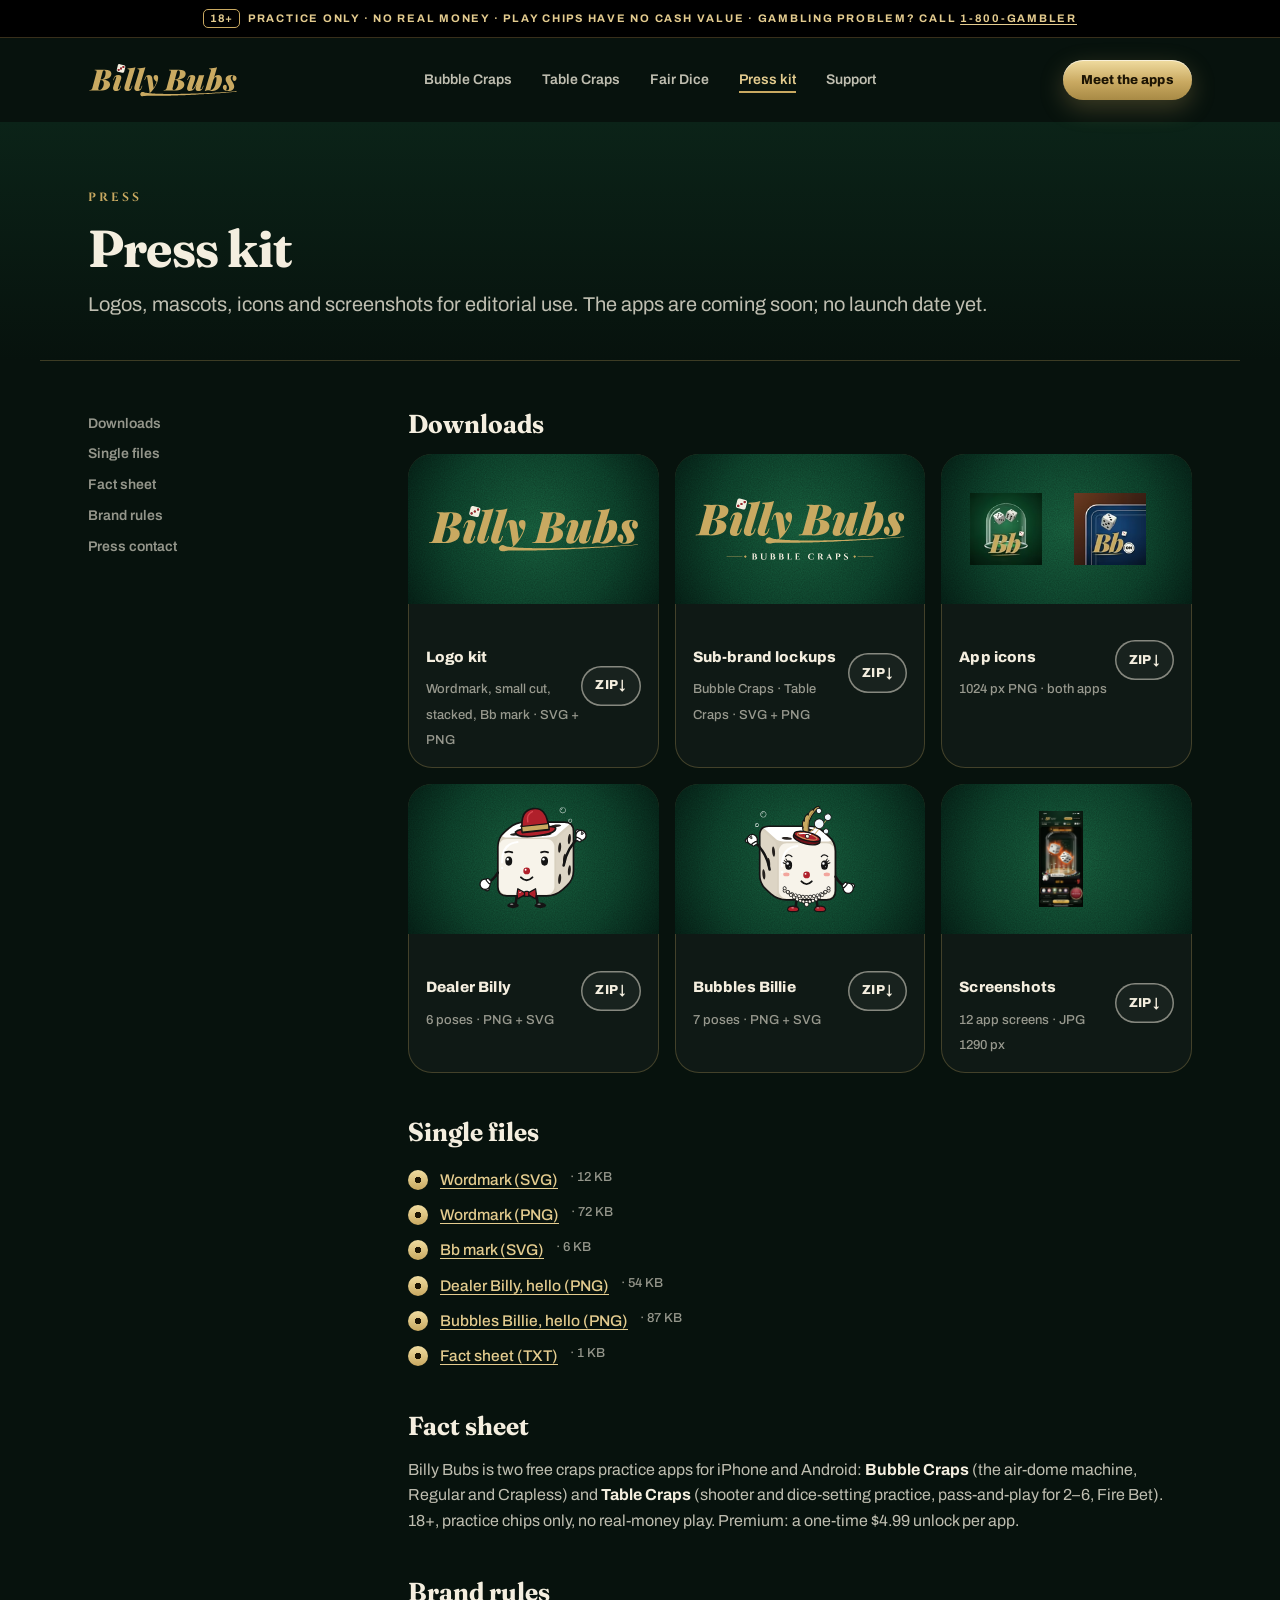
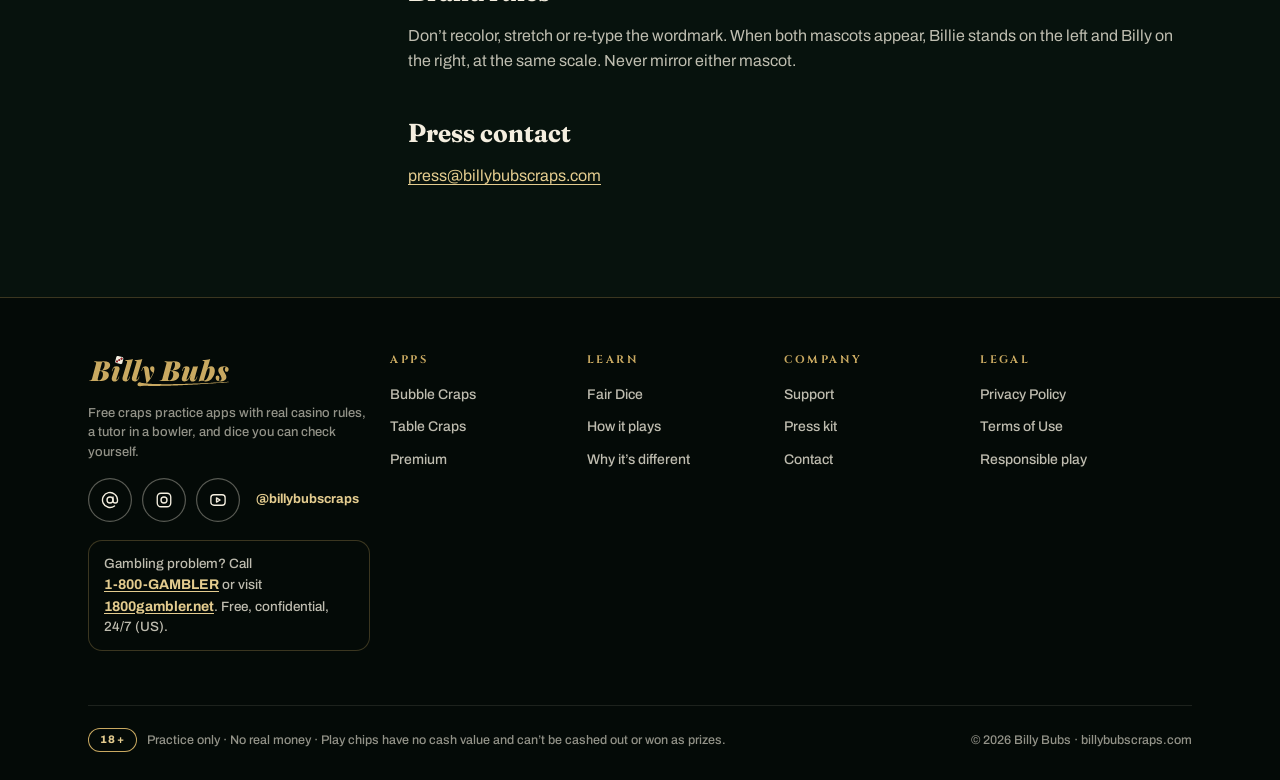
<file: press/index.html>
<!doctype html>
<html lang="en"><head><meta charset="utf-8"><meta name="viewport" content="width=device-width,initial-scale=1">
<title>Press kit · Billy Bubs</title><meta name="description" content="Billy Bubs press kit: logo kit, sub-brand lockups, app icons, Dealer Billy and Bubbles Billie mascot art, screenshots and a fact sheet.">
<link rel="canonical" href="https://billybubscraps.com/press/"><meta name="theme-color" content="#0F4A31">
<meta property="og:type" content="website"><meta property="og:site_name" content="Billy Bubs"><meta property="og:title" content="Press kit · Billy Bubs"><meta property="og:description" content="Billy Bubs press kit: logo kit, sub-brand lockups, app icons, Dealer Billy and Bubbles Billie mascot art, screenshots and a fact sheet."><meta property="og:url" content="https://billybubscraps.com/press/">
<meta property="og:image" content="https://billybubscraps.com/assets/og/og-home.png"><meta property="og:image:width" content="1200"><meta property="og:image:height" content="630"><meta property="og:image:alt" content="Billy Bubs: craps practice apps. 18+ · Practice only · No real money.">
<meta name="twitter:card" content="summary_large_image"><meta name="twitter:title" content="Press kit · Billy Bubs"><meta name="twitter:description" content="Billy Bubs press kit: logo kit, sub-brand lockups, app icons, Dealer Billy and Bubbles Billie mascot art, screenshots and a fact sheet."><meta name="twitter:image" content="https://billybubscraps.com/assets/og/og-home.png">
<link rel="icon" href="/favicon.ico" sizes="32x32"><link rel="icon" href="/favicon.svg" type="image/svg+xml"><link rel="apple-touch-icon" href="/apple-touch-icon.png"><link rel="manifest" href="/site.webmanifest">
<link rel="preload" href="/assets/fonts/archivo-bb.woff2" as="font" type="font/woff2" crossorigin><link rel="preload" href="/assets/fonts/fraunces-bb.woff2" as="font" type="font/woff2" crossorigin>
<link rel="stylesheet" href="/assets/css/site.css">
<script src="/assets/js/social.js" defer></script></head>
<body class=""><a class="skip" href="#main">Skip to content</a><div class="ribbon" role="note"><b>18+</b>Practice only · No real money<span class="rb-x"> · Play chips have no cash value</span><span class="rb-help"> · Gambling problem? Call <a href="https://www.1800gambler.net" rel="noopener">1-800-GAMBLER</a></span></div>
<header class="wrap"><div class="nav"><a href="/" aria-label="Billy Bubs home"><img class="logo" src="/assets/logo/billybubs-wordmark-small-color-dark.svg" width="150" height="36" alt="Billy Bubs"></a>
<nav class="links" aria-label="Main"><a href="/bubble-craps/">Bubble Craps</a><a href="/table-craps/">Table Craps</a><a href="/fair-dice/">Fair Dice</a><a href="/press/" aria-current="page">Press kit</a><a href="/support/">Support</a></nav>
<a class="btn btn-primary btn-sm navcta" href="/#apps">Meet the apps</a>
<details class="mnav"><summary aria-label="Open menu"><svg width="22" height="22" viewBox="0 0 24 24" fill="none" stroke="#F4EEDF" stroke-width="1.8" stroke-linecap="round" aria-hidden="true"><path d="M4 7h16M4 12h16M4 17h16"/></svg></summary><nav class="panel" aria-label="Mobile"><a href="/">Home</a><a href="/bubble-craps/">Bubble Craps</a><a href="/table-craps/">Table Craps</a><a href="/fair-dice/">Fair Dice</a><a href="/press/" aria-current="page">Press kit</a><a href="/support/">Support</a><a class="btn btn-primary btn-sm" href="/#apps">Meet the apps</a></nav></details></div></header><main id="main"><div class="ph-bg"><div class="wrap ph"><p class="eyebrow">Press</p><h1 class="h2 mt16">Press kit</h1><p class="lede mt12">Logos, mascots, icons and screenshots for editorial use. The apps are coming soon; no launch date yet.</p></div></div>
<div class="wrap doc"><nav class="toc" aria-label="On this page"><a href="#downloads">Downloads</a><a href="#single-files">Single files</a><a href="#fact-sheet">Fact sheet</a><a href="#brand-rules">Brand rules</a><a href="#press-contact">Press contact</a></nav><div class="docbody"><h2 class="h3" id="downloads">Downloads</h2><div class="dl"><div class="dlc"><div class="im"><img src="/assets/logo/billybubs-wordmark-color-dark.svg" alt="" loading="lazy" width="200" height="110" style="height:110px;width:auto;max-width:85%"></div><div class="t"><div><h3 class="h4">Logo kit</h3><span class="small">Wordmark, small cut, stacked, Bb mark · SVG + PNG</span></div><a class="btn btn-secondary btn-sm" style="height:40px;padding:0 14px" href="/press/billybubs-logo-kit.zip" download aria-label="Download Logo kit (ZIP, 949 KB)">ZIP ↓</a></div></div><div class="dlc"><div class="im"><img src="/assets/logo/billybubs-bubble-craps-color-dark.svg" alt="" loading="lazy" width="200" height="110" style="height:110px;width:auto;max-width:85%"></div><div class="t"><div><h3 class="h4">Sub-brand lockups</h3><span class="small">Bubble Craps · Table Craps · SVG + PNG</span></div><a class="btn btn-secondary btn-sm" style="height:40px;padding:0 14px" href="/press/billybubs-subbrand-lockups.zip" download aria-label="Download Sub-brand lockups (ZIP, 1.0 MB)">ZIP ↓</a></div></div><div class="dlc"><div class="im"><div style="display:flex;gap:14px"><picture><source type="image/avif" srcset="/assets/img/app1-icon-112.avif 112w, /assets/img/app1-icon-224.avif 224w" sizes="90px"><source type="image/webp" srcset="/assets/img/app1-icon-112.webp 112w, /assets/img/app1-icon-224.webp 224w" sizes="90px"><img src="/assets/img/app1-icon-224.png" width="224" height="224" alt="Bubble Craps app icon" loading="lazy" decoding="async" class="" style="width:90px;border-radius:20px"></picture><picture><source type="image/avif" srcset="/assets/img/app2-icon-112.avif 112w, /assets/img/app2-icon-224.avif 224w" sizes="90px"><source type="image/webp" srcset="/assets/img/app2-icon-112.webp 112w, /assets/img/app2-icon-224.webp 224w" sizes="90px"><img src="/assets/img/app2-icon-224.png" width="224" height="224" alt="Table Craps app icon" loading="lazy" decoding="async" class="" style="width:90px;border-radius:20px"></picture></div></div><div class="t"><div><h3 class="h4">App icons</h3><span class="small">1024 px PNG · both apps</span></div><a class="btn btn-secondary btn-sm" style="height:40px;padding:0 14px" href="/press/billybubs-app-icons.zip" download aria-label="Download App icons (ZIP, 1.8 MB)">ZIP ↓</a></div></div><div class="dlc"><div class="im"><img src="/assets/mascot/billy-A-hello.svg" alt="" loading="lazy" width="200" height="110" style="height:110px;width:auto;max-width:85%"></div><div class="t"><div><h3 class="h4">Dealer Billy</h3><span class="small">6 poses · PNG + SVG</span></div><a class="btn btn-secondary btn-sm" style="height:40px;padding:0 14px" href="/press/billybubs-dealer-billy.zip" download aria-label="Download Dealer Billy (ZIP, 373 KB)">ZIP ↓</a></div></div><div class="dlc"><div class="im"><img src="/assets/mascot/billie-C-hello.svg" alt="" loading="lazy" width="200" height="110" style="height:110px;width:auto;max-width:85%"></div><div class="t"><div><h3 class="h4">Bubbles Billie</h3><span class="small">7 poses · PNG + SVG</span></div><a class="btn btn-secondary btn-sm" style="height:40px;padding:0 14px" href="/press/billybubs-bubbles-billie.zip" download aria-label="Download Bubbles Billie (ZIP, 822 KB)">ZIP ↓</a></div></div><div class="dlc"><div class="im"><picture><source type="image/avif" srcset="/assets/img/bc-02-360.avif 360w, /assets/img/bc-02-720.avif 720w" sizes="60px"><source type="image/webp" srcset="/assets/img/bc-02-360.webp 360w, /assets/img/bc-02-720.webp 720w" sizes="60px"><img src="/assets/img/bc-02-720.png" width="720" height="1561" alt="Bubble Craps screenshot" loading="lazy" decoding="async" class="" style="height:120px;width:auto;border-radius:8px"></picture></div><div class="t"><div><h3 class="h4">Screenshots</h3><span class="small">12 app screens · JPG 1290 px</span></div><a class="btn btn-secondary btn-sm" style="height:40px;padding:0 14px" href="/press/billybubs-screenshots.zip" download aria-label="Download Screenshots (ZIP, 4.8 MB)">ZIP ↓</a></div></div></div><h2 class="h3" id="single-files">Single files</h2><ul class="ticks"><li><a class="u gold" href="/press/billybubs-wordmark.svg" download>Wordmark (SVG)</a> <span class="small">· 12 KB</span></li><li><a class="u gold" href="/press/billybubs-wordmark.png" download>Wordmark (PNG)</a> <span class="small">· 72 KB</span></li><li><a class="u gold" href="/press/bb-mark.svg" download>Bb mark (SVG)</a> <span class="small">· 6 KB</span></li><li><a class="u gold" href="/press/billy-hello.png" download>Dealer Billy, hello (PNG)</a> <span class="small">· 54 KB</span></li><li><a class="u gold" href="/press/billie-hello.png" download>Bubbles Billie, hello (PNG)</a> <span class="small">· 87 KB</span></li><li><a class="u gold" href="/press/billybubs-fact-sheet.txt" download>Fact sheet (TXT)</a> <span class="small">· 1 KB</span></li></ul><h2 class="h3" id="fact-sheet">Fact sheet</h2><p class="body">Billy Bubs is two free craps practice apps for iPhone and Android: <b style="color:var(--cream)">Bubble Craps</b> (the air-dome machine, Regular and Crapless) and <b style="color:var(--cream)">Table Craps</b> (shooter and dice-setting practice, pass-and-play for 2–6, Fire Bet). 18+, practice chips only, no real-money play. Premium: a one-time $4.99 unlock per app.</p><h2 class="h3" id="brand-rules">Brand rules</h2><p class="body">Don’t recolor, stretch or re-type the wordmark. When both mascots appear, Billie stands on the left and Billy on the right, at the same scale. Never mirror either mascot.</p><h2 class="h3" id="press-contact">Press contact</h2><p class="body"><a class="u gold" href="mailto:press@billybubscraps.com">press@billybubscraps.com</a></p></div></div></main><footer class="foot"><div class="wrap"><div class="cols">
<div class="brand"><img src="/assets/logo/billybubs-wordmark-small-color-dark.svg" width="142" height="34" alt="Billy Bubs" loading="lazy"><p class="small mt16" style="max-width:300px">Free craps practice apps with real casino rules, a tutor in a bowler, and dice you can check yourself.</p>
<div class="social mt16" data-social hidden></div>
<p class="help-line">Gambling problem? Call <a href="tel:+18004262537">1-800-GAMBLER</a> or visit <a href="https://www.1800gambler.net" rel="noopener">1800gambler.net</a>. Free, confidential, 24/7 (US).</p></div>
<nav aria-label="Apps"><h2 class="h5">Apps</h2><a href="/bubble-craps/">Bubble Craps</a><a href="/table-craps/">Table Craps</a><a href="/bubble-craps/#premium">Premium</a></nav>
<nav aria-label="Learn"><h2 class="h5">Learn</h2><a href="/fair-dice/">Fair Dice</a><a href="/bubble-craps/#tour">How it plays</a><a href="/#why">Why it’s different</a></nav>
<nav aria-label="Company"><h2 class="h5">Company</h2><a href="/support/">Support</a><a href="/press/">Press kit</a><a href="mailto:support@billybubscraps.com">Contact</a></nav>
<nav aria-label="Legal"><h2 class="h5">Legal</h2><a href="/privacy/">Privacy Policy</a><a href="/terms/">Terms of Use</a><a href="https://www.1800gambler.net" rel="noopener">Responsible play</a></nav></div>
<div class="legal"><span><span class="pill pill-18" style="height:24px;margin-right:10px">18+</span>Practice only · No real money · Play chips have no cash value and can’t be cashed out or won as prizes.</span><span>© 2026 Billy Bubs · billybubscraps.com</span></div></div></footer></body></html>
</file>
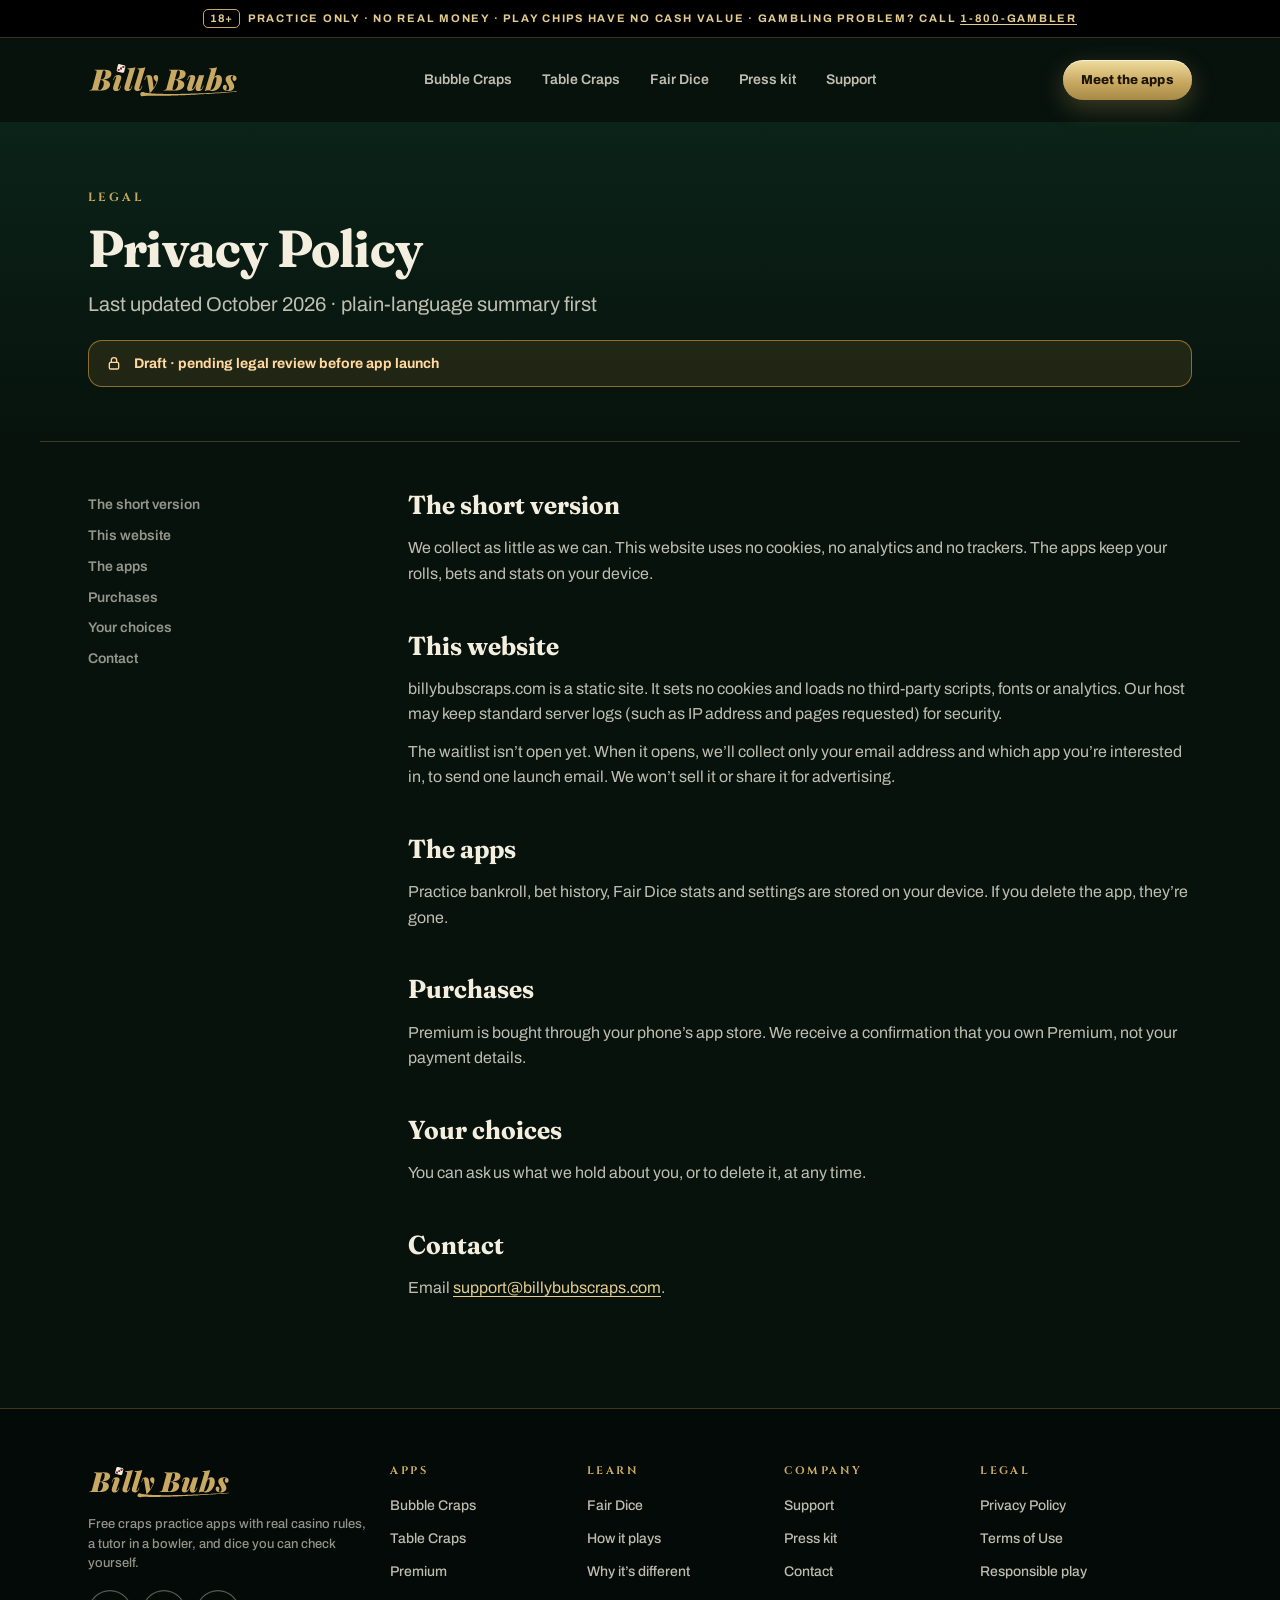
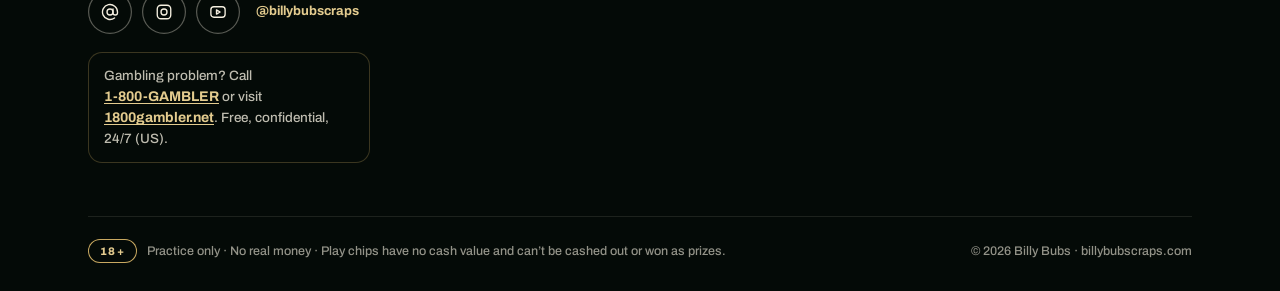
<file: privacy/index.html>
<!doctype html>
<html lang="en"><head><meta charset="utf-8"><meta name="viewport" content="width=device-width,initial-scale=1">
<title>Privacy Policy · Billy Bubs</title><meta name="description" content="How Billy Bubs handles your data: no cookies, no analytics, stats kept on your device. Draft pending legal review.">
<link rel="canonical" href="https://billybubscraps.com/privacy/"><meta name="theme-color" content="#0F4A31">
<meta property="og:type" content="website"><meta property="og:site_name" content="Billy Bubs"><meta property="og:title" content="Privacy Policy · Billy Bubs"><meta property="og:description" content="How Billy Bubs handles your data: no cookies, no analytics, stats kept on your device. Draft pending legal review."><meta property="og:url" content="https://billybubscraps.com/privacy/">
<meta property="og:image" content="https://billybubscraps.com/assets/og/og-home.png"><meta property="og:image:width" content="1200"><meta property="og:image:height" content="630"><meta property="og:image:alt" content="Billy Bubs: craps practice apps. 18+ · Practice only · No real money.">
<meta name="twitter:card" content="summary_large_image"><meta name="twitter:title" content="Privacy Policy · Billy Bubs"><meta name="twitter:description" content="How Billy Bubs handles your data: no cookies, no analytics, stats kept on your device. Draft pending legal review."><meta name="twitter:image" content="https://billybubscraps.com/assets/og/og-home.png">
<link rel="icon" href="/favicon.ico" sizes="32x32"><link rel="icon" href="/favicon.svg" type="image/svg+xml"><link rel="apple-touch-icon" href="/apple-touch-icon.png"><link rel="manifest" href="/site.webmanifest">
<link rel="preload" href="/assets/fonts/archivo-bb.woff2" as="font" type="font/woff2" crossorigin><link rel="preload" href="/assets/fonts/fraunces-bb.woff2" as="font" type="font/woff2" crossorigin>
<link rel="stylesheet" href="/assets/css/site.css">
<script src="/assets/js/social.js" defer></script></head>
<body class=""><a class="skip" href="#main">Skip to content</a><div class="ribbon" role="note"><b>18+</b>Practice only · No real money<span class="rb-x"> · Play chips have no cash value</span><span class="rb-help"> · Gambling problem? Call <a href="https://www.1800gambler.net" rel="noopener">1-800-GAMBLER</a></span></div>
<header class="wrap"><div class="nav"><a href="/" aria-label="Billy Bubs home"><img class="logo" src="/assets/logo/billybubs-wordmark-small-color-dark.svg" width="150" height="36" alt="Billy Bubs"></a>
<nav class="links" aria-label="Main"><a href="/bubble-craps/">Bubble Craps</a><a href="/table-craps/">Table Craps</a><a href="/fair-dice/">Fair Dice</a><a href="/press/">Press kit</a><a href="/support/">Support</a></nav>
<a class="btn btn-primary btn-sm navcta" href="/#apps">Meet the apps</a>
<details class="mnav"><summary aria-label="Open menu"><svg width="22" height="22" viewBox="0 0 24 24" fill="none" stroke="#F4EEDF" stroke-width="1.8" stroke-linecap="round" aria-hidden="true"><path d="M4 7h16M4 12h16M4 17h16"/></svg></summary><nav class="panel" aria-label="Mobile"><a href="/">Home</a><a href="/bubble-craps/">Bubble Craps</a><a href="/table-craps/">Table Craps</a><a href="/fair-dice/">Fair Dice</a><a href="/press/">Press kit</a><a href="/support/">Support</a><a class="btn btn-primary btn-sm" href="/#apps">Meet the apps</a></nav></details></div></header><main id="main"><div class="ph-bg"><div class="wrap ph"><p class="eyebrow">Legal</p><h1 class="h2 mt16">Privacy Policy</h1><p class="lede mt12">Last updated October 2026 · plain-language summary first</p><p class="draft" role="note"><svg width="16" height="16" viewBox="0 0 24 24" fill="none" stroke="currentColor" stroke-width="2" stroke-linecap="round" aria-hidden="true"><rect x="5" y="11" width="14" height="10" rx="2"/><path d="M8 11V8a4 4 0 0 1 8 0v3"/></svg> Draft · pending legal review before app launch</p></div></div>
<div class="wrap doc"><nav class="toc" aria-label="On this page"><a href="#the-short-version">The short version</a><a href="#this-website">This website</a><a href="#the-apps">The apps</a><a href="#purchases">Purchases</a><a href="#your-choices">Your choices</a><a href="#contact">Contact</a></nav><div class="docbody"><h2 class="h3" id="the-short-version">The short version</h2><p class="body">We collect as little as we can. This website uses no cookies, no analytics and no trackers. The apps keep your rolls, bets and stats on your device.</p><h2 class="h3" id="this-website">This website</h2><p class="body">billybubscraps.com is a static site. It sets no cookies and loads no third-party scripts, fonts or analytics. Our host may keep standard server logs (such as IP address and pages requested) for security.</p><p class="body">The waitlist isn’t open yet. When it opens, we’ll collect only your email address and which app you’re interested in, to send one launch email. We won’t sell it or share it for advertising.</p><h2 class="h3" id="the-apps">The apps</h2><p class="body">Practice bankroll, bet history, Fair Dice stats and settings are stored on your device. If you delete the app, they’re gone.</p><h2 class="h3" id="purchases">Purchases</h2><p class="body">Premium is bought through your phone’s app store. We receive a confirmation that you own Premium, not your payment details.</p><h2 class="h3" id="your-choices">Your choices</h2><p class="body">You can ask us what we hold about you, or to delete it, at any time.</p><h2 class="h3" id="contact">Contact</h2><p class="body">Email <a class="u gold" href="mailto:support@billybubscraps.com">support@billybubscraps.com</a>.</p></div></div></main><footer class="foot"><div class="wrap"><div class="cols">
<div class="brand"><img src="/assets/logo/billybubs-wordmark-small-color-dark.svg" width="142" height="34" alt="Billy Bubs" loading="lazy"><p class="small mt16" style="max-width:300px">Free craps practice apps with real casino rules, a tutor in a bowler, and dice you can check yourself.</p>
<div class="social mt16" data-social hidden></div>
<p class="help-line">Gambling problem? Call <a href="tel:+18004262537">1-800-GAMBLER</a> or visit <a href="https://www.1800gambler.net" rel="noopener">1800gambler.net</a>. Free, confidential, 24/7 (US).</p></div>
<nav aria-label="Apps"><h2 class="h5">Apps</h2><a href="/bubble-craps/">Bubble Craps</a><a href="/table-craps/">Table Craps</a><a href="/bubble-craps/#premium">Premium</a></nav>
<nav aria-label="Learn"><h2 class="h5">Learn</h2><a href="/fair-dice/">Fair Dice</a><a href="/bubble-craps/#tour">How it plays</a><a href="/#why">Why it’s different</a></nav>
<nav aria-label="Company"><h2 class="h5">Company</h2><a href="/support/">Support</a><a href="/press/">Press kit</a><a href="mailto:support@billybubscraps.com">Contact</a></nav>
<nav aria-label="Legal"><h2 class="h5">Legal</h2><a href="/privacy/">Privacy Policy</a><a href="/terms/">Terms of Use</a><a href="https://www.1800gambler.net" rel="noopener">Responsible play</a></nav></div>
<div class="legal"><span><span class="pill pill-18" style="height:24px;margin-right:10px">18+</span>Practice only · No real money · Play chips have no cash value and can’t be cashed out or won as prizes.</span><span>© 2026 Billy Bubs · billybubscraps.com</span></div></div></footer></body></html>
</file>
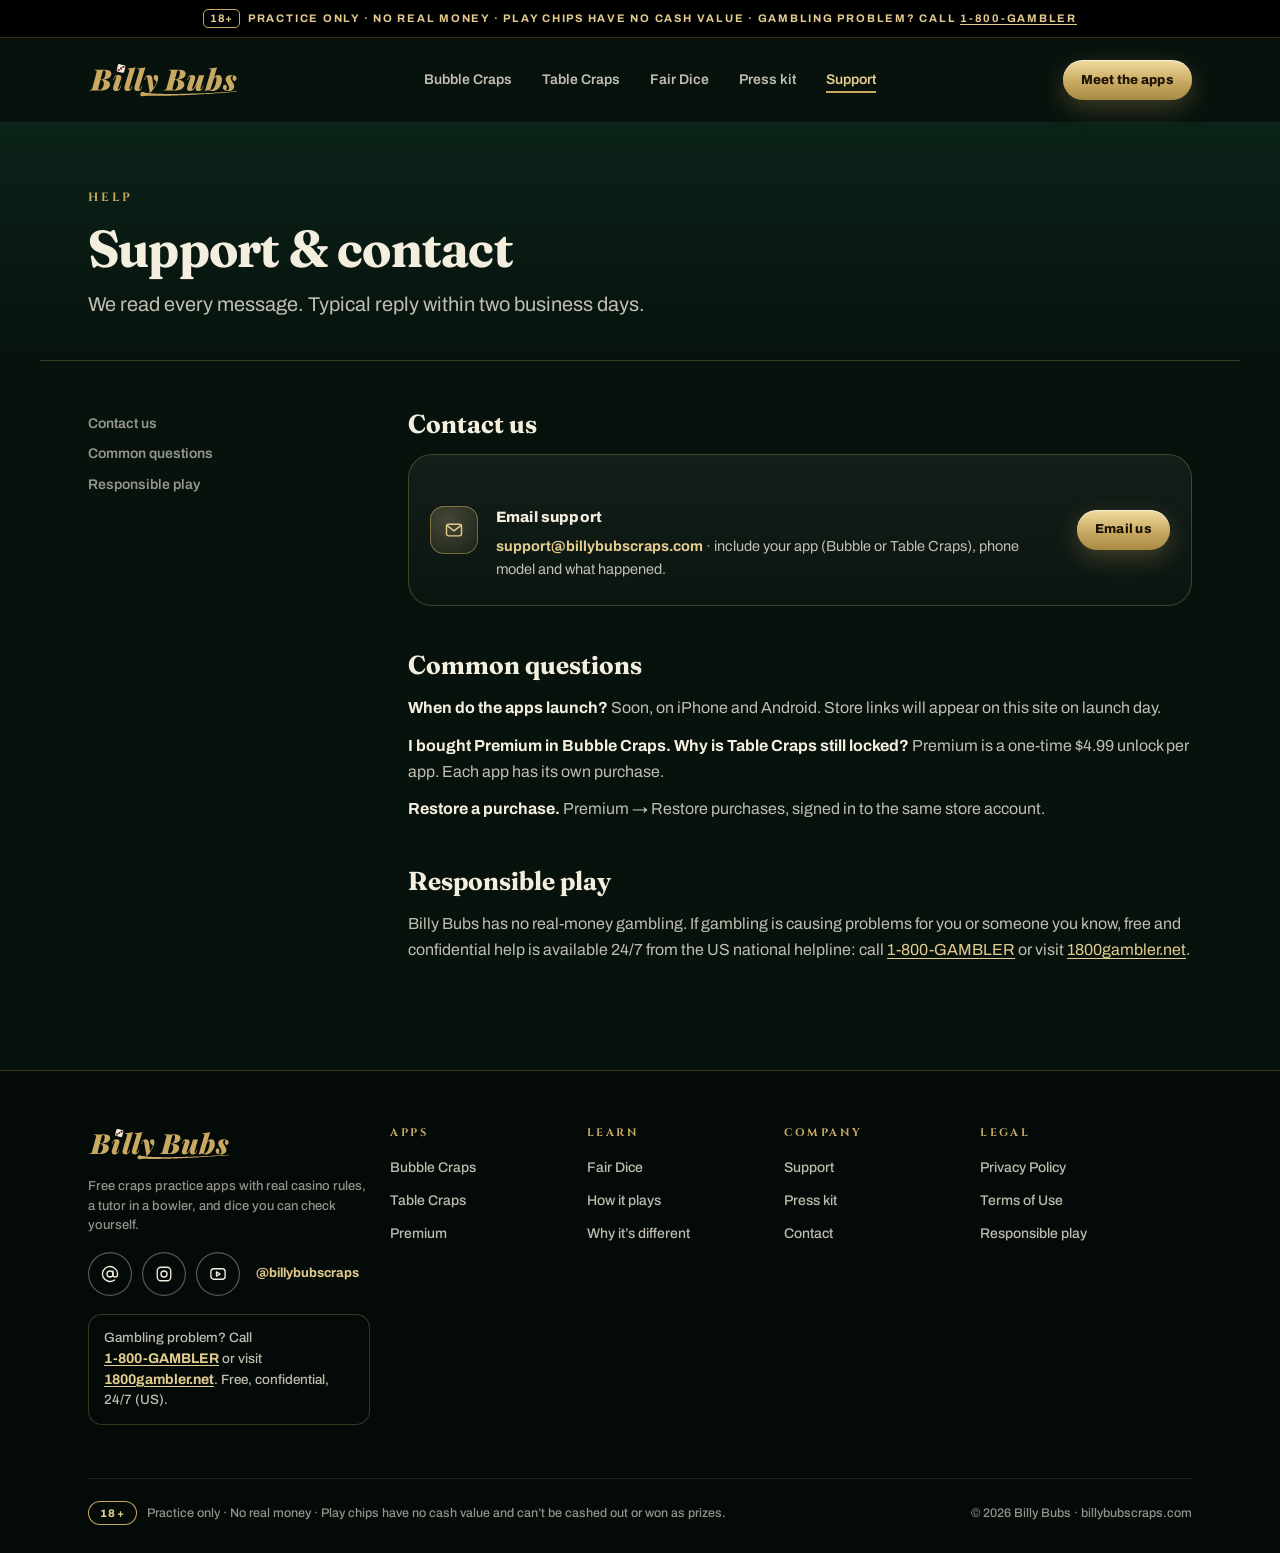
<file: support/index.html>
<!doctype html>
<html lang="en"><head><meta charset="utf-8"><meta name="viewport" content="width=device-width,initial-scale=1">
<title>Support &amp; contact · Billy Bubs</title><meta name="description" content="Get help with Billy Bubs Bubble Craps and Table Craps: email support, common questions and responsible-play resources.">
<link rel="canonical" href="https://billybubscraps.com/support/"><meta name="theme-color" content="#0F4A31">
<meta property="og:type" content="website"><meta property="og:site_name" content="Billy Bubs"><meta property="og:title" content="Support &amp; contact · Billy Bubs"><meta property="og:description" content="Get help with Billy Bubs Bubble Craps and Table Craps: email support, common questions and responsible-play resources."><meta property="og:url" content="https://billybubscraps.com/support/">
<meta property="og:image" content="https://billybubscraps.com/assets/og/og-home.png"><meta property="og:image:width" content="1200"><meta property="og:image:height" content="630"><meta property="og:image:alt" content="Billy Bubs: craps practice apps. 18+ · Practice only · No real money.">
<meta name="twitter:card" content="summary_large_image"><meta name="twitter:title" content="Support &amp; contact · Billy Bubs"><meta name="twitter:description" content="Get help with Billy Bubs Bubble Craps and Table Craps: email support, common questions and responsible-play resources."><meta name="twitter:image" content="https://billybubscraps.com/assets/og/og-home.png">
<link rel="icon" href="/favicon.ico" sizes="32x32"><link rel="icon" href="/favicon.svg" type="image/svg+xml"><link rel="apple-touch-icon" href="/apple-touch-icon.png"><link rel="manifest" href="/site.webmanifest">
<link rel="preload" href="/assets/fonts/archivo-bb.woff2" as="font" type="font/woff2" crossorigin><link rel="preload" href="/assets/fonts/fraunces-bb.woff2" as="font" type="font/woff2" crossorigin>
<link rel="stylesheet" href="/assets/css/site.css">
<script src="/assets/js/social.js" defer></script></head>
<body class=""><a class="skip" href="#main">Skip to content</a><div class="ribbon" role="note"><b>18+</b>Practice only · No real money<span class="rb-x"> · Play chips have no cash value</span><span class="rb-help"> · Gambling problem? Call <a href="https://www.1800gambler.net" rel="noopener">1-800-GAMBLER</a></span></div>
<header class="wrap"><div class="nav"><a href="/" aria-label="Billy Bubs home"><img class="logo" src="/assets/logo/billybubs-wordmark-small-color-dark.svg" width="150" height="36" alt="Billy Bubs"></a>
<nav class="links" aria-label="Main"><a href="/bubble-craps/">Bubble Craps</a><a href="/table-craps/">Table Craps</a><a href="/fair-dice/">Fair Dice</a><a href="/press/">Press kit</a><a href="/support/" aria-current="page">Support</a></nav>
<a class="btn btn-primary btn-sm navcta" href="/#apps">Meet the apps</a>
<details class="mnav"><summary aria-label="Open menu"><svg width="22" height="22" viewBox="0 0 24 24" fill="none" stroke="#F4EEDF" stroke-width="1.8" stroke-linecap="round" aria-hidden="true"><path d="M4 7h16M4 12h16M4 17h16"/></svg></summary><nav class="panel" aria-label="Mobile"><a href="/">Home</a><a href="/bubble-craps/">Bubble Craps</a><a href="/table-craps/">Table Craps</a><a href="/fair-dice/">Fair Dice</a><a href="/press/">Press kit</a><a href="/support/" aria-current="page">Support</a><a class="btn btn-primary btn-sm" href="/#apps">Meet the apps</a></nav></details></div></header><main id="main"><div class="ph-bg"><div class="wrap ph"><p class="eyebrow">Help</p><h1 class="h2 mt16">Support &amp; contact</h1><p class="lede mt12">We read every message. Typical reply within two business days.</p></div></div>
<div class="wrap doc"><nav class="toc" aria-label="On this page"><a href="#contact-us">Contact us</a><a href="#common-questions">Common questions</a><a href="#responsible-play">Responsible play</a></nav><div class="docbody"><h2 class="h3" id="contact-us">Contact us</h2><div class="tile" style="display:flex;gap:18px;align-items:center;flex-wrap:wrap"><div class="ic" style="margin:0"><svg width="20" height="20" viewBox="0 0 24 24" fill="none" stroke="#E4CC8F" stroke-width="1.7" stroke-linecap="round" stroke-linejoin="round" aria-hidden="true"><rect x="3" y="5" width="18" height="14" rx="2.5"/><path d="M3.5 6.5L12 13l8.5-6.5"/></svg></div><div style="flex:1;min-width:220px"><h3 class="h4">Email support</h3><p class="body" style="margin:4px 0 0"><b class="gold">support@billybubscraps.com</b> · include your app (Bubble or Table Craps), phone model and what happened.</p></div><a class="btn btn-primary btn-sm" href="mailto:support@billybubscraps.com">Email us</a></div><h2 class="h3" id="common-questions">Common questions</h2><p class="body"><b style="color:var(--cream)">When do the apps launch?</b> Soon, on iPhone and Android. Store links will appear on this site on launch day.</p><p class="body"><b style="color:var(--cream)">I bought Premium in Bubble Craps. Why is Table Craps still locked?</b> Premium is a one-time $4.99 unlock per app. Each app has its own purchase.</p><p class="body"><b style="color:var(--cream)">Restore a purchase.</b> Premium → Restore purchases, signed in to the same store account.</p><h2 class="h3" id="responsible-play">Responsible play</h2><p class="body">Billy Bubs has no real-money gambling. If gambling is causing problems for you or someone you know, free and confidential help is available 24/7 from the US national helpline: call <a class="u gold" href="tel:+18004262537">1-800-GAMBLER</a> or visit <a class="u gold" href="https://www.1800gambler.net" rel="noopener">1800gambler.net</a>.</p></div></div></main><footer class="foot"><div class="wrap"><div class="cols">
<div class="brand"><img src="/assets/logo/billybubs-wordmark-small-color-dark.svg" width="142" height="34" alt="Billy Bubs" loading="lazy"><p class="small mt16" style="max-width:300px">Free craps practice apps with real casino rules, a tutor in a bowler, and dice you can check yourself.</p>
<div class="social mt16" data-social hidden></div>
<p class="help-line">Gambling problem? Call <a href="tel:+18004262537">1-800-GAMBLER</a> or visit <a href="https://www.1800gambler.net" rel="noopener">1800gambler.net</a>. Free, confidential, 24/7 (US).</p></div>
<nav aria-label="Apps"><h2 class="h5">Apps</h2><a href="/bubble-craps/">Bubble Craps</a><a href="/table-craps/">Table Craps</a><a href="/bubble-craps/#premium">Premium</a></nav>
<nav aria-label="Learn"><h2 class="h5">Learn</h2><a href="/fair-dice/">Fair Dice</a><a href="/bubble-craps/#tour">How it plays</a><a href="/#why">Why it’s different</a></nav>
<nav aria-label="Company"><h2 class="h5">Company</h2><a href="/support/">Support</a><a href="/press/">Press kit</a><a href="mailto:support@billybubscraps.com">Contact</a></nav>
<nav aria-label="Legal"><h2 class="h5">Legal</h2><a href="/privacy/">Privacy Policy</a><a href="/terms/">Terms of Use</a><a href="https://www.1800gambler.net" rel="noopener">Responsible play</a></nav></div>
<div class="legal"><span><span class="pill pill-18" style="height:24px;margin-right:10px">18+</span>Practice only · No real money · Play chips have no cash value and can’t be cashed out or won as prizes.</span><span>© 2026 Billy Bubs · billybubscraps.com</span></div></div></footer></body></html>
</file>
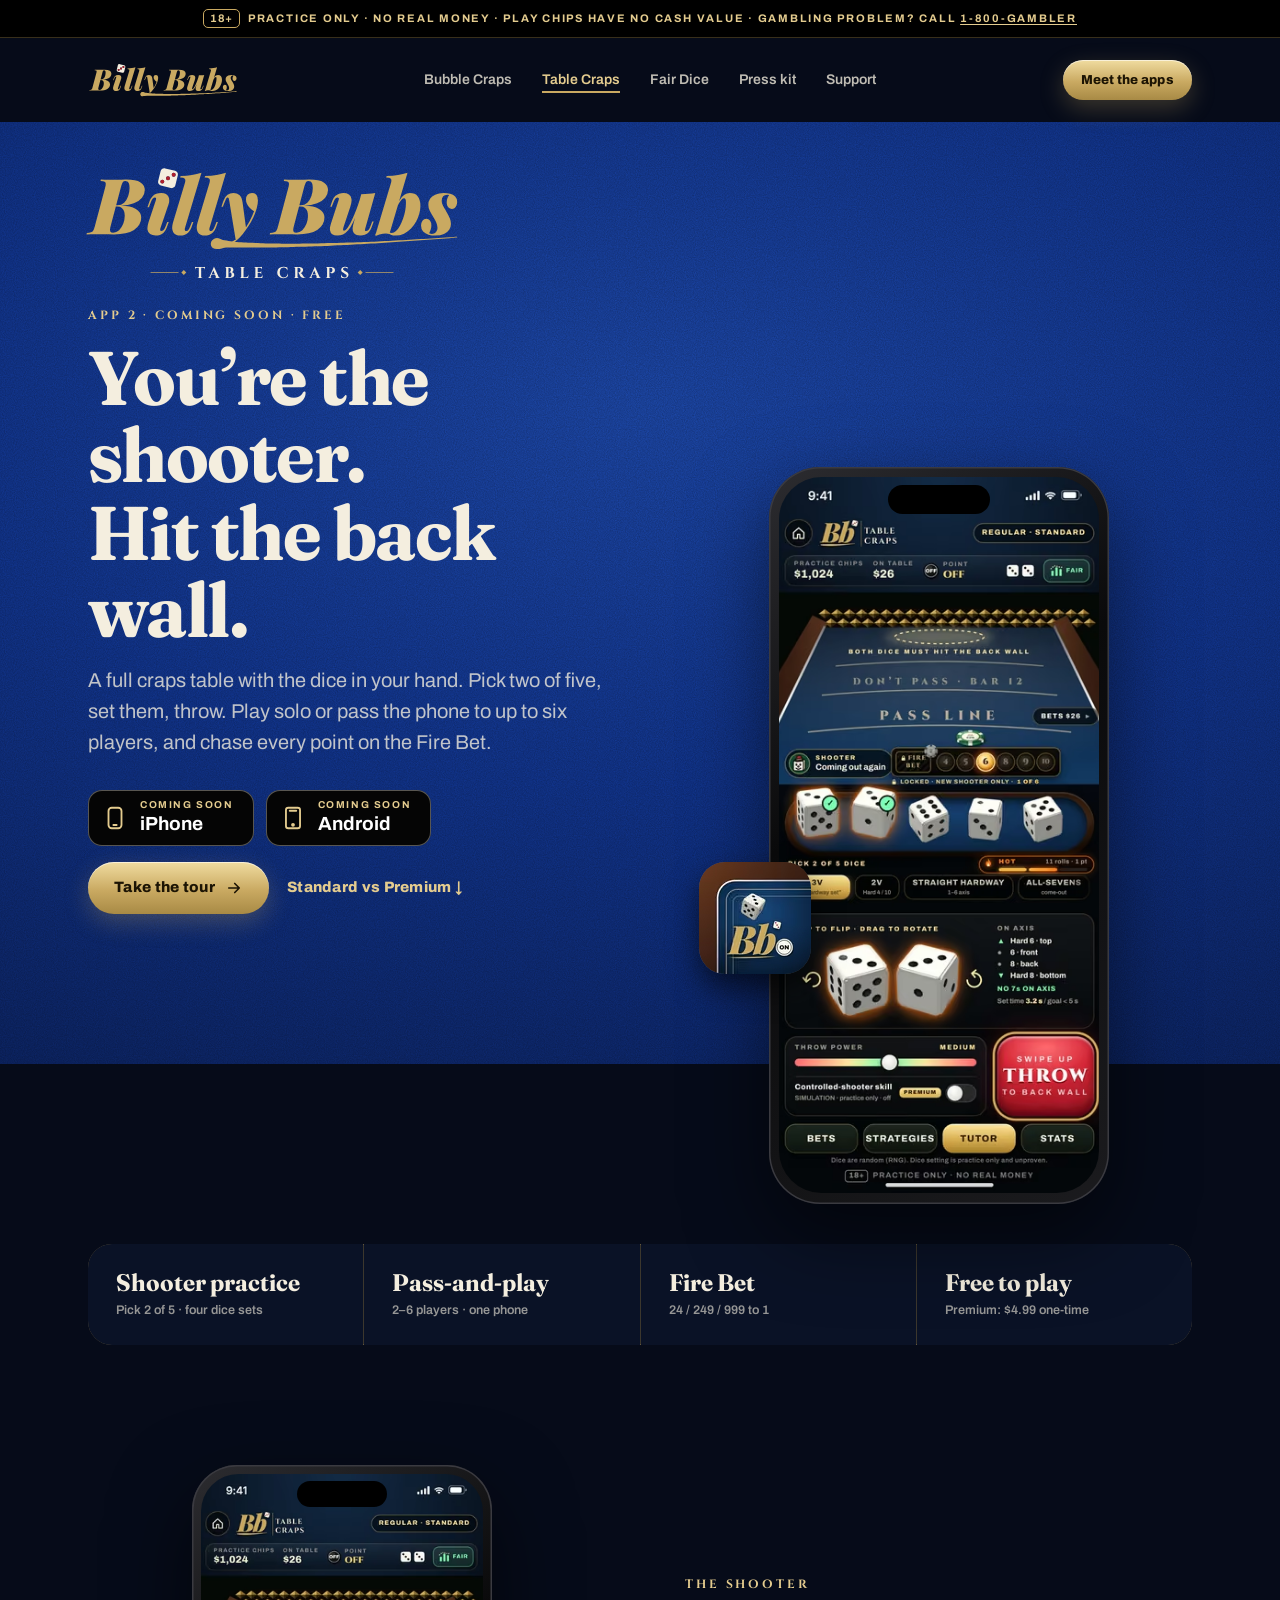
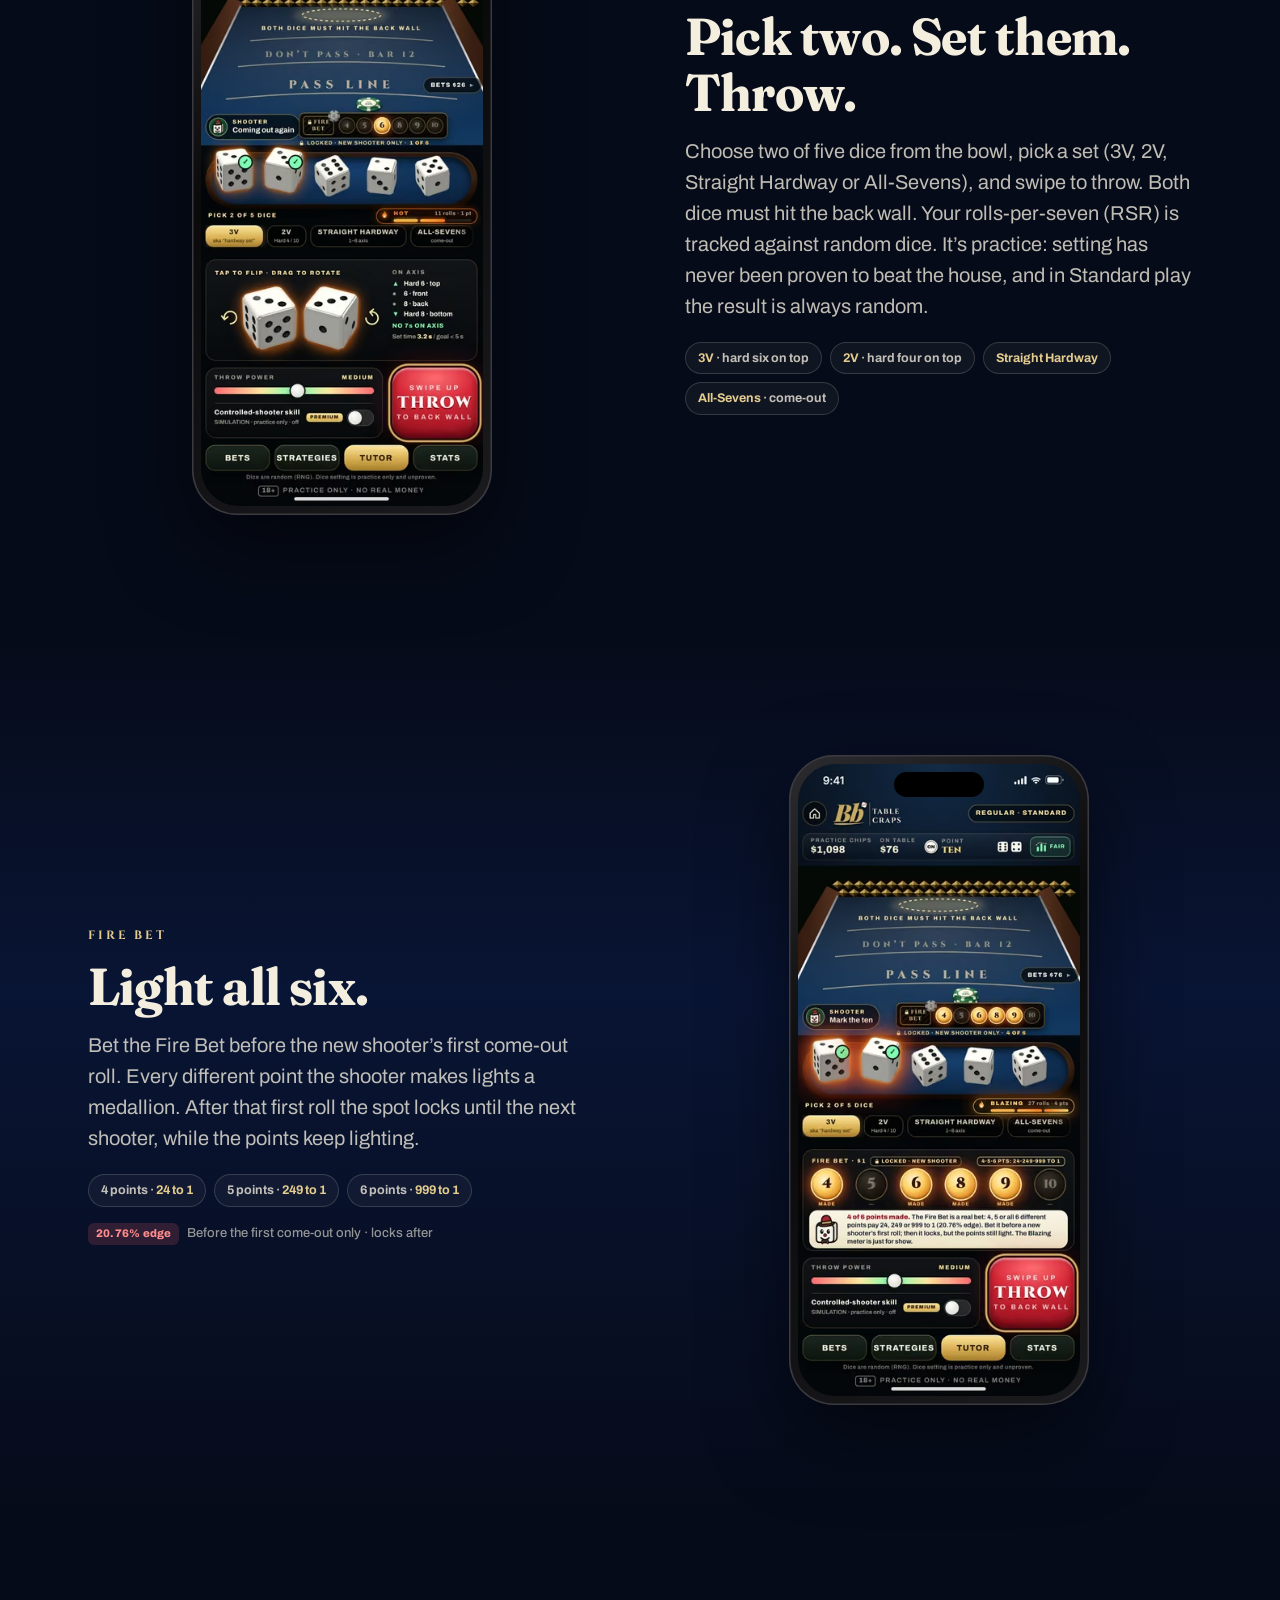
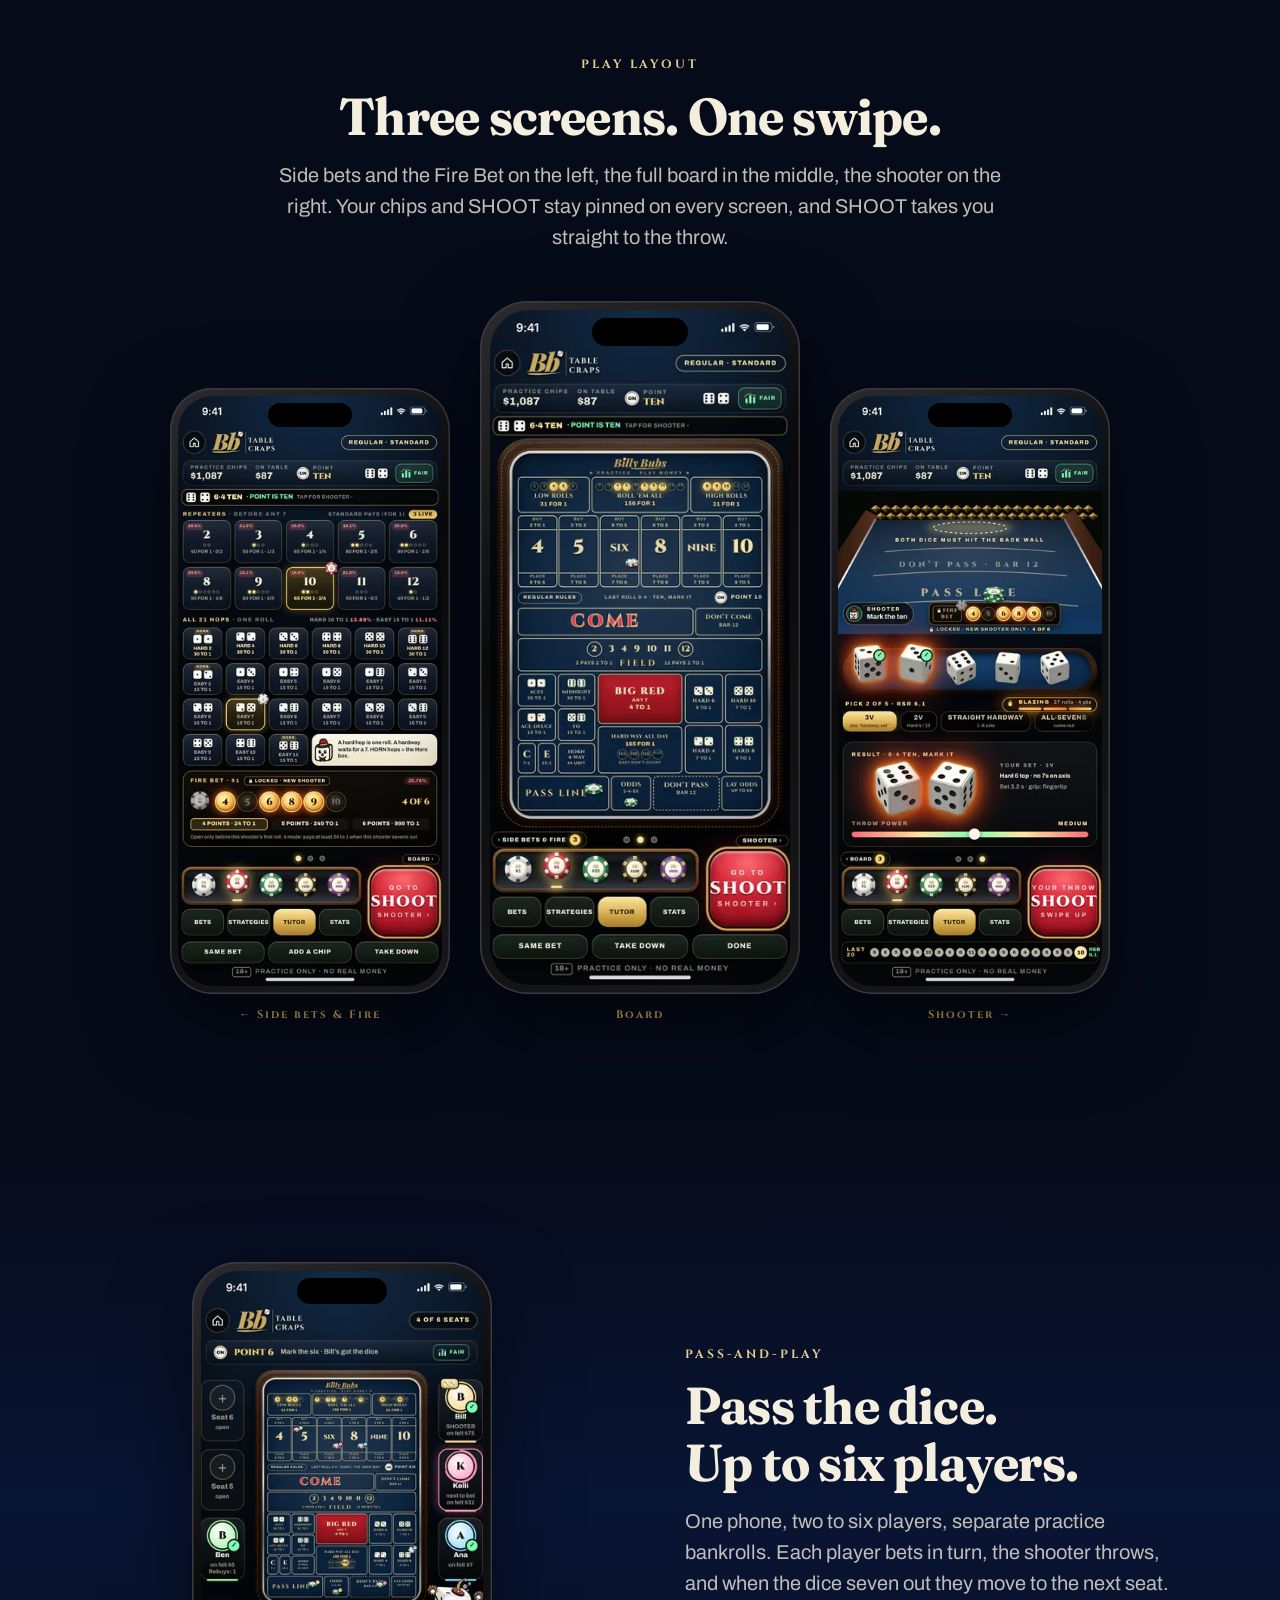
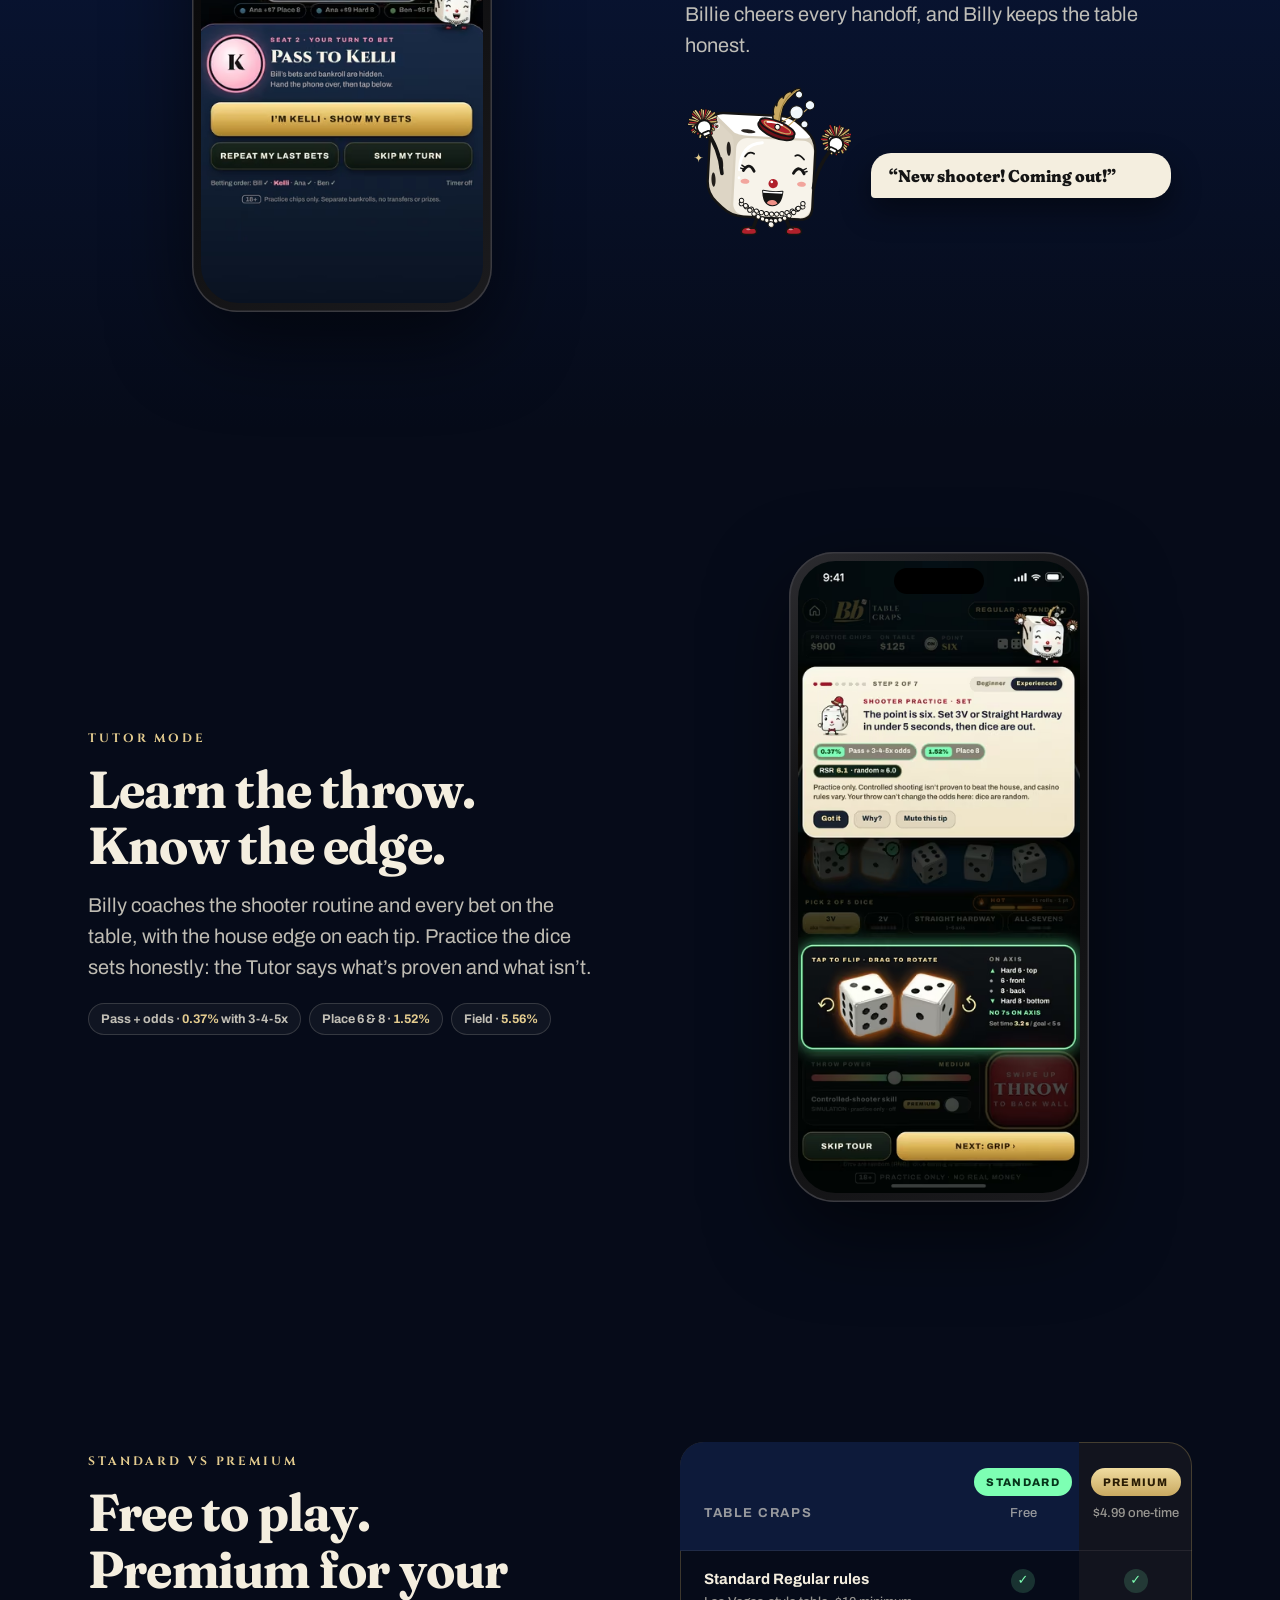
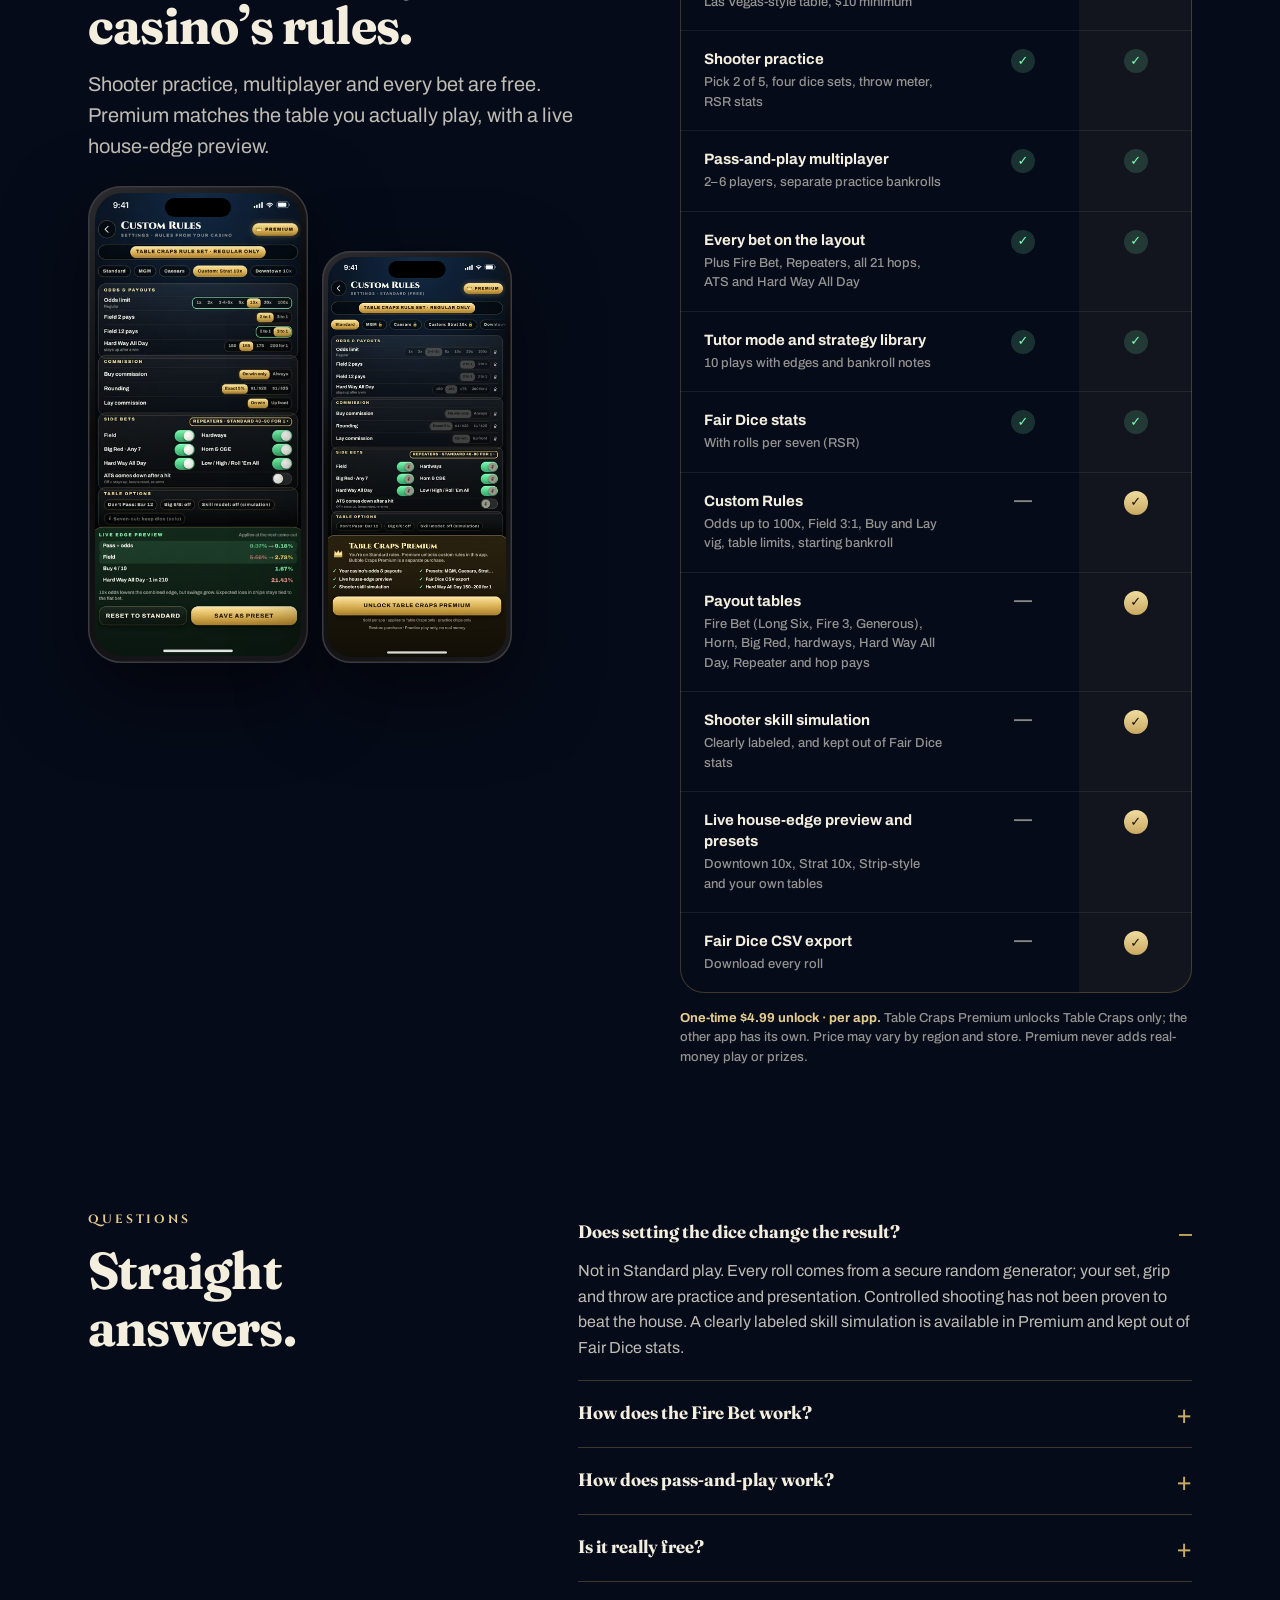
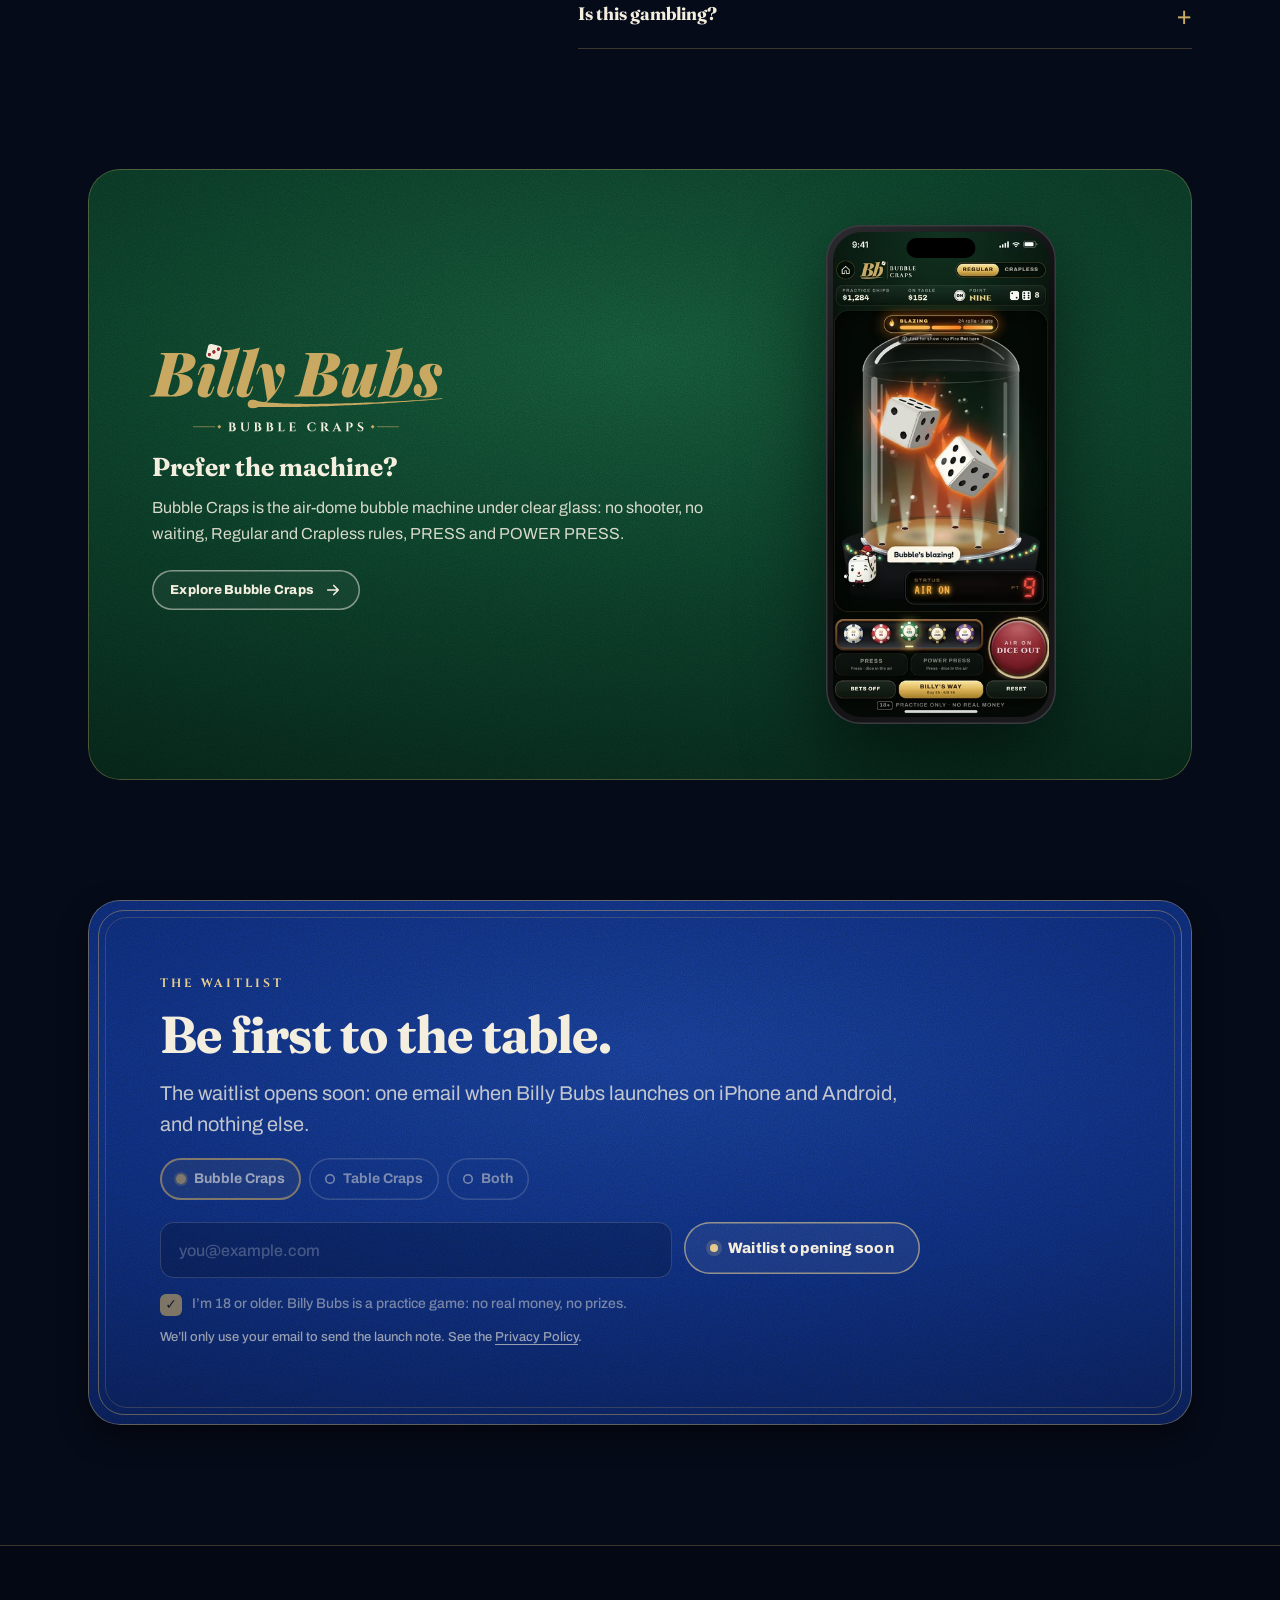
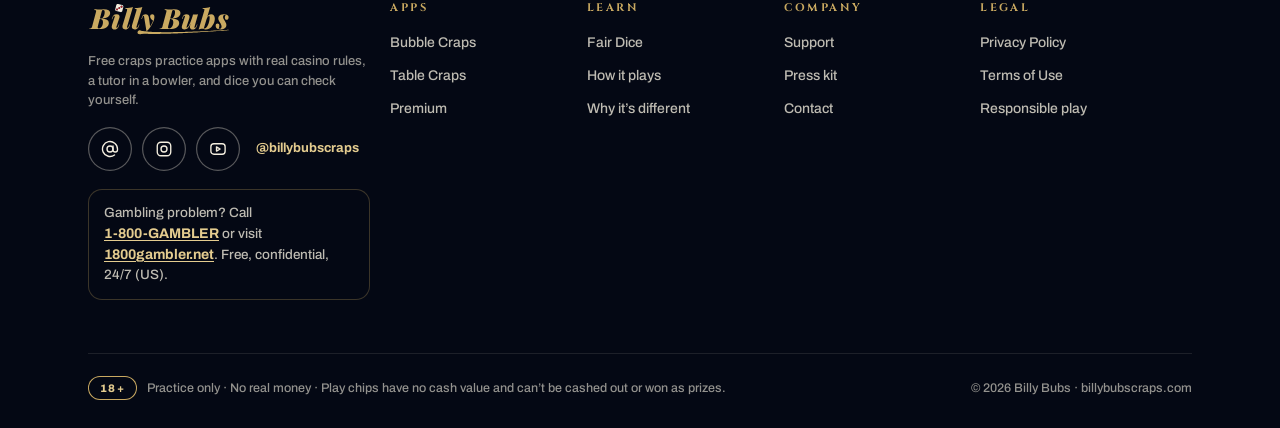
<file: table-craps/index.html>
<!doctype html>
<html lang="en"><head><meta charset="utf-8"><meta name="viewport" content="width=device-width,initial-scale=1">
<title>Billy Bubs Table Craps · Shooter practice, pass-and-play and the Fire Bet</title><meta name="description" content="Be the shooter: pick 2 of 5 dice, practice dice sets, pass the phone to up to six players and chase the Fire Bet (24/249/999 to 1). Free craps practice. 18+ · Practice only · No real money.">
<link rel="canonical" href="https://billybubscraps.com/table-craps/"><meta name="theme-color" content="#123794">
<meta property="og:type" content="website"><meta property="og:site_name" content="Billy Bubs"><meta property="og:title" content="Billy Bubs Table Craps · Shooter practice, pass-and-play and the Fire Bet"><meta property="og:description" content="Be the shooter: pick 2 of 5 dice, practice dice sets, pass the phone to up to six players and chase the Fire Bet (24/249/999 to 1). Free craps practice. 18+ · Practice only · No real money."><meta property="og:url" content="https://billybubscraps.com/table-craps/">
<meta property="og:image" content="https://billybubscraps.com/assets/og/og-table-craps.png"><meta property="og:image:width" content="1200"><meta property="og:image:height" content="630"><meta property="og:image:alt" content="Billy Bubs: craps practice apps. 18+ · Practice only · No real money.">
<meta name="twitter:card" content="summary_large_image"><meta name="twitter:title" content="Billy Bubs Table Craps · Shooter practice, pass-and-play and the Fire Bet"><meta name="twitter:description" content="Be the shooter: pick 2 of 5 dice, practice dice sets, pass the phone to up to six players and chase the Fire Bet (24/249/999 to 1). Free craps practice. 18+ · Practice only · No real money."><meta name="twitter:image" content="https://billybubscraps.com/assets/og/og-table-craps.png">
<link rel="icon" href="/favicon.ico" sizes="32x32"><link rel="icon" href="/favicon.svg" type="image/svg+xml"><link rel="apple-touch-icon" href="/apple-touch-icon.png"><link rel="manifest" href="/site.webmanifest">
<link rel="preload" href="/assets/fonts/archivo-bb.woff2" as="font" type="font/woff2" crossorigin><link rel="preload" href="/assets/fonts/fraunces-bb.woff2" as="font" type="font/woff2" crossorigin>
<link rel="stylesheet" href="/assets/css/site.css">
<script src="/assets/js/social.js" defer></script></head>
<body class="night-page"><a class="skip" href="#main">Skip to content</a><div class="ribbon" role="note"><b>18+</b>Practice only · No real money<span class="rb-x"> · Play chips have no cash value</span><span class="rb-help"> · Gambling problem? Call <a href="https://www.1800gambler.net" rel="noopener">1-800-GAMBLER</a></span></div>
<header class="wrap"><div class="nav"><a href="/" aria-label="Billy Bubs home"><img class="logo" src="/assets/logo/billybubs-wordmark-small-color-dark.svg" width="150" height="36" alt="Billy Bubs"></a>
<nav class="links" aria-label="Main"><a href="/bubble-craps/">Bubble Craps</a><a href="/table-craps/" aria-current="page">Table Craps</a><a href="/fair-dice/">Fair Dice</a><a href="/press/">Press kit</a><a href="/support/">Support</a></nav>
<a class="btn btn-primary btn-sm navcta" href="/#apps">Meet the apps</a>
<details class="mnav"><summary aria-label="Open menu"><svg width="22" height="22" viewBox="0 0 24 24" fill="none" stroke="#F4EEDF" stroke-width="1.8" stroke-linecap="round" aria-hidden="true"><path d="M4 7h16M4 12h16M4 17h16"/></svg></summary><nav class="panel" aria-label="Mobile"><a href="/">Home</a><a href="/bubble-craps/">Bubble Craps</a><a href="/table-craps/" aria-current="page">Table Craps</a><a href="/fair-dice/">Fair Dice</a><a href="/press/">Press kit</a><a href="/support/">Support</a><a class="btn btn-primary btn-sm" href="/#apps">Meet the apps</a></nav></details></div></header><main id="main"><section class="bhero felt night" aria-labelledby="hero-h"><div class="wrap"><div class="grid">
<div class="hero-txt"><img class="lock" src="/assets/logo/billybubs-table-craps-color-dark.svg" width="380" height="122" alt="Billy Bubs Table Craps" fetchpriority="high">
<p class="eyebrow mt24" style="color:var(--gold-lt)">App 2 · Coming soon · Free</p><h1 class="h1 mt16" id="hero-h">You’re the shooter.<br>Hit the back wall.</h1>
<p class="lede mt16" style="max-width:520px">A full craps table with the dice in your hand. Pick two of five, set them, throw. Play solo or pass the phone to up to six players, and chase every point on the Fire Bet.</p>
<div class="mt32" style="display:flex;flex-direction:column;gap:16px;align-items:flex-start"><ul class="stores" style="display:flex;flex-wrap:wrap;gap:12px;list-style:none;margin:0;padding:0">
<li class="store"><svg width="26" height="26" viewBox="0 0 24 24" fill="none" stroke="#E4CC8F" stroke-width="1.7" stroke-linecap="round" aria-hidden="true"><rect x="6" y="2.5" width="12" height="19" rx="3"/><path d="M10.5 18.5h3"/></svg><span><span class="s1">Coming soon</span><span class="s2">iPhone</span></span></li>
<li class="store"><svg width="26" height="26" viewBox="0 0 24 24" fill="none" stroke="#E4CC8F" stroke-width="1.7" stroke-linecap="round" aria-hidden="true"><rect x="5.5" y="2.5" width="13" height="19" rx="2.2"/><circle cx="12" cy="18.3" r=".9" fill="#E4CC8F"/><path d="M9 5.3h6"/></svg><span><span class="s1">Coming soon</span><span class="s2">Android</span></span></li></ul><div style="display:flex;gap:12px;align-items:center;flex-wrap:wrap"><a class="btn btn-primary" href="#tour">Take the tour <svg width="18" height="18" viewBox="0 0 24 24" fill="none" stroke="currentColor" stroke-width="2.2" stroke-linecap="round" stroke-linejoin="round" aria-hidden="true"><path d="M5 12h14M13 6l6 6-6 6"/></svg></a><a class="btn btn-ghost" href="#premium">Standard vs Premium ↓</a></div></div></div>
<div class="art"><picture><source type="image/avif" srcset="/assets/img/app2-icon-112.avif 112w, /assets/img/app2-icon-224.avif 224w" sizes="(min-width:900px) 112px, 74px"><source type="image/webp" srcset="/assets/img/app2-icon-112.webp 112w, /assets/img/app2-icon-224.webp 224w" sizes="(min-width:900px) 112px, 74px"><img src="/assets/img/app2-icon-224.png" width="224" height="224" alt="" loading="eager" fetchpriority="high" decoding="async" class="appicon" style=""></picture><div class="phone" style="--wm:260px;--wd:340px;"><picture><source type="image/avif" srcset="/assets/img/tc-02-360.avif 360w, /assets/img/tc-02-720.avif 720w" sizes="(min-width:900px) 340px, 260px"><source type="image/webp" srcset="/assets/img/tc-02-360.webp 360w, /assets/img/tc-02-720.webp 720w" sizes="(min-width:900px) 340px, 260px"><img src="/assets/img/tc-02-720.png" width="720" height="1561" alt="Table Craps shooter screen: the table, the dice bowl and the dice-set picker" loading="eager" fetchpriority="high" decoding="async" class="" style=""></picture></div></div></div></div></section><section class="facts-sec"><div class="wrap"><div class="facts"><div><b>Shooter practice</b><span>Pick 2 of 5 · four dice sets</span></div><div><b>Pass-and-play</b><span>2–6 players · one phone</span></div><div><b>Fire Bet</b><span>24 / 249 / 999 to 1</span></div><div><b>Free to play</b><span>Premium: $4.99 one-time</span></div></div></div></section><section class="sec" id="tour"><div class="wrap"><div class="tour">
<div class="media"><div class="phone" style="--wm:250px;--wd:300px;"><picture><source type="image/avif" srcset="/assets/img/tc-02-360.avif 360w, /assets/img/tc-02-720.avif 720w" sizes="(min-width:900px) 300px, 250px"><source type="image/webp" srcset="/assets/img/tc-02-360.webp 360w, /assets/img/tc-02-720.webp 720w" sizes="(min-width:900px) 300px, 250px"><img src="/assets/img/tc-02-720.png" width="720" height="1561" alt="Shooter screen: dice bowl, set picker and throw" loading="lazy" decoding="async" class="" style=""></picture></div></div><div><p class="eyebrow">The shooter</p><h2 class="h2 mt16">Pick two. Set them. Throw.</h2><p class="lede mt16">Choose two of five dice from the bowl, pick a set (3V, 2V, Straight Hardway or All-Sevens), and swipe to throw. Both dice must hit the back wall. Your rolls-per-seven (RSR) is tracked against random dice. It’s practice: setting has never been proven to beat the house, and in Standard play the result is always random.</p><div class="kv"><span><b>3V</b> · hard six on top</span><span><b>2V</b> · hard four on top</span><span><b>Straight Hardway</b></span><span><b>All-Sevens</b> · come-out</span></div></div></div></div></section><section class="sec tour-bg"><div class="wrap"><div class="tour rev">
<div class="media"><div class="phone" style="--wm:250px;--wd:300px;"><picture><source type="image/avif" srcset="/assets/img/tc-10-360.avif 360w, /assets/img/tc-10-720.avif 720w" sizes="(min-width:900px) 300px, 250px"><source type="image/webp" srcset="/assets/img/tc-10-360.webp 360w, /assets/img/tc-10-720.webp 720w" sizes="(min-width:900px) 300px, 250px"><img src="/assets/img/tc-10-720.png" width="720" height="1561" alt="Fire Bet tracker: four of six points lit, locked for this shooter" loading="lazy" decoding="async" class="" style=""></picture></div></div><div><p class="eyebrow">Fire Bet</p><h2 class="h2 mt16">Light all six.</h2><p class="lede mt16">Bet the Fire Bet before the new shooter’s first come-out roll. Every different point the shooter makes lights a medallion. After that first roll the spot locks until the next shooter, while the points keep lighting.</p><div class="kv"><span>4 points · <b>24 to 1</b></span><span>5 points · <b>249 to 1</b></span><span>6 points · <b>999 to 1</b></span></div><div class="mt16" style="display:flex;gap:8px;flex-wrap:wrap;align-items:center"><span class="edge hi">20.76% edge</span><span class="small">Before the first come-out only · locks after</span></div></div></div></div></section><section class="sec" aria-labelledby="t3"><div class="wrap"><div class="center" style="max-width:760px;margin:0 auto"><p class="eyebrow">Play layout</p><h2 class="h2 mt16" id="t3">Three screens. One swipe.</h2>
<p class="lede mt16">Side bets and the Fire Bet on the left, the full board in the middle, the shooter on the right. Your chips and SHOOT stay pinned on every screen, and SHOOT takes you straight to the throw.</p></div>
<div class="trio mt48"><figure><div class="phone" style="--wm:112px;--wd:280px;"><picture><source type="image/avif" srcset="/assets/img/tc-11-360.avif 360w, /assets/img/tc-11-720.avif 720w" sizes="(min-width:900px) 280px, 112px"><source type="image/webp" srcset="/assets/img/tc-11-360.webp 360w, /assets/img/tc-11-720.webp 720w" sizes="(min-width:900px) 280px, 112px"><img src="/assets/img/tc-11-720.png" width="720" height="1561" alt="Side bets screen with Repeaters, hops and the Fire Bet" loading="lazy" decoding="async" class="" style=""></picture></div><figcaption>← Side bets &amp; Fire</figcaption></figure><figure><div class="phone" style="--wm:132px;--wd:320px;"><picture><source type="image/avif" srcset="/assets/img/tc-12-360.avif 360w, /assets/img/tc-12-720.avif 720w" sizes="(min-width:900px) 320px, 132px"><source type="image/webp" srcset="/assets/img/tc-12-360.webp 360w, /assets/img/tc-12-720.webp 720w" sizes="(min-width:900px) 320px, 132px"><img src="/assets/img/tc-12-720.png" width="720" height="1561" alt="Table Craps betting board" loading="lazy" decoding="async" class="" style=""></picture></div><figcaption>Board</figcaption></figure><figure><div class="phone" style="--wm:112px;--wd:280px;"><picture><source type="image/avif" srcset="/assets/img/tc-13-360.avif 360w, /assets/img/tc-13-720.avif 720w" sizes="(min-width:900px) 280px, 112px"><source type="image/webp" srcset="/assets/img/tc-13-360.webp 360w, /assets/img/tc-13-720.webp 720w" sizes="(min-width:900px) 280px, 112px"><img src="/assets/img/tc-13-720.png" width="720" height="1561" alt="Shooter screen with throw power" loading="lazy" decoding="async" class="" style=""></picture></div><figcaption>Shooter →</figcaption></figure></div></div></section><section class="sec tour-bg"><div class="wrap"><div class="tour">
<div class="media"><div class="phone" style="--wm:250px;--wd:300px;"><picture><source type="image/avif" srcset="/assets/img/tc-03-360.avif 360w, /assets/img/tc-03-720.avif 720w" sizes="(min-width:900px) 300px, 250px"><source type="image/webp" srcset="/assets/img/tc-03-360.webp 360w, /assets/img/tc-03-720.webp 720w" sizes="(min-width:900px) 300px, 250px"><img src="/assets/img/tc-03-720.png" width="720" height="1561" alt="Multiplayer table with six seats and a pass-the-phone prompt" loading="lazy" decoding="async" class="" style=""></picture></div></div><div><p class="eyebrow">Pass-and-play</p><h2 class="h2 mt16">Pass the dice.<br>Up to six players.</h2><p class="lede mt16">One phone, two to six players, separate practice bankrolls. Each player bets in turn, the shooter throws, and when the dice seven out they move to the next seat. Billie cheers every handoff, and Billy keeps the table honest.</p><div class="mt24 duo-row"><img class="rs" src="/assets/mascot/billie-C-cheer.svg" width="166" height="154" alt="Bubbles Billie, the cheerleader" style="--wm:105px;--wd:166px;" loading="lazy" decoding="async"><p class="bubble voice tail-l">“New shooter! Coming out!”</p></div></div></div></div></section><section class="sec"><div class="wrap"><div class="tour rev">
<div class="media"><div class="phone" style="--wm:250px;--wd:300px;"><picture><source type="image/avif" srcset="/assets/img/tc-04-360.avif 360w, /assets/img/tc-04-720.avif 720w" sizes="(min-width:900px) 300px, 250px"><source type="image/webp" srcset="/assets/img/tc-04-360.webp 360w, /assets/img/tc-04-720.webp 720w" sizes="(min-width:900px) 300px, 250px"><img src="/assets/img/tc-04-720.png" width="720" height="1561" alt="Shooter tutor: Billy explains the dice set" loading="lazy" decoding="async" class="" style=""></picture></div></div><div><p class="eyebrow">Tutor mode</p><h2 class="h2 mt16">Learn the throw. Know the edge.</h2><p class="lede mt16">Billy coaches the shooter routine and every bet on the table, with the house edge on each tip. Practice the dice sets honestly: the Tutor says what’s proven and what isn’t.</p><div class="kv"><span>Pass + odds · <b>0.37%</b> with 3-4-5x</span><span>Place 6 &amp; 8 · <b>1.52%</b></span><span>Field · <b>5.56%</b></span></div></div></div></div></section><section class="sec" id="premium" aria-labelledby="prem-h"><div class="wrap"><div class="split" style="align-items:start">
<div><p class="eyebrow">Standard vs Premium</p><h2 class="h2 mt16" id="prem-h">Free to play.<br>Premium for your casino’s rules.</h2>
<p class="lede mt16">Shooter practice, multiplayer and every bet are free. Premium matches the table you actually play, with a live house-edge preview.</p>
<div class="mt24" style="display:flex;gap:14px;align-items:flex-end"><div class="phone" style="--wm:150px;--wd:220px;"><picture><source type="image/avif" srcset="/assets/img/tc-07-360.avif 360w, /assets/img/tc-07-720.avif 720w" sizes="(min-width:900px) 220px, 150px"><source type="image/webp" srcset="/assets/img/tc-07-360.webp 360w, /assets/img/tc-07-720.webp 720w" sizes="(min-width:900px) 220px, 150px"><img src="/assets/img/tc-07-720.png" width="720" height="1561" alt="Table Craps Premium Custom Rules" loading="lazy" decoding="async" class="" style=""></picture></div><div class="phone" style="--wm:130px;--wd:190px;"><picture><source type="image/avif" srcset="/assets/img/tc-08-360.avif 360w, /assets/img/tc-08-720.avif 720w" sizes="(min-width:900px) 190px, 130px"><source type="image/webp" srcset="/assets/img/tc-08-360.webp 360w, /assets/img/tc-08-720.webp 720w" sizes="(min-width:900px) 190px, 130px"><img src="/assets/img/tc-08-720.png" width="720" height="1561" alt="Premium locked preview" loading="lazy" decoding="async" class="" style=""></picture></div></div></div>
<div><table class="cmp"><caption class="sr-only">Table Craps: Standard vs Premium</caption><thead><tr><th scope="col"><span class="small" style="font-weight:700;letter-spacing:.12em;text-transform:uppercase">Table Craps</span></th>
<th scope="col" class="c"><span class="pill pill-free">Standard</span><span class="small mt8" style="display:block">Free</span></th>
<th scope="col" class="c premcol"><span class="pill pill-prem">Premium</span><span class="small mt8" style="display:block">$4.99 one-time</span></th></tr></thead><tbody><tr><th scope="row"><b>Standard Regular rules</b><span class="small">Las Vegas-style table, $10 minimum</span></th><td class="c"><span class="y" aria-hidden="true">✓</span><span class="sr-only">Included</span></td><td class="c premcol"><span class="y" aria-hidden="true">✓</span><span class="sr-only">Included</span></td></tr><tr><th scope="row"><b>Shooter practice</b><span class="small">Pick 2 of 5, four dice sets, throw meter, RSR stats</span></th><td class="c"><span class="y" aria-hidden="true">✓</span><span class="sr-only">Included</span></td><td class="c premcol"><span class="y" aria-hidden="true">✓</span><span class="sr-only">Included</span></td></tr><tr><th scope="row"><b>Pass-and-play multiplayer</b><span class="small">2–6 players, separate practice bankrolls</span></th><td class="c"><span class="y" aria-hidden="true">✓</span><span class="sr-only">Included</span></td><td class="c premcol"><span class="y" aria-hidden="true">✓</span><span class="sr-only">Included</span></td></tr><tr><th scope="row"><b>Every bet on the layout</b><span class="small">Plus Fire Bet, Repeaters, all 21 hops, ATS and Hard Way All Day</span></th><td class="c"><span class="y" aria-hidden="true">✓</span><span class="sr-only">Included</span></td><td class="c premcol"><span class="y" aria-hidden="true">✓</span><span class="sr-only">Included</span></td></tr><tr><th scope="row"><b>Tutor mode and strategy library</b><span class="small">10 plays with edges and bankroll notes</span></th><td class="c"><span class="y" aria-hidden="true">✓</span><span class="sr-only">Included</span></td><td class="c premcol"><span class="y" aria-hidden="true">✓</span><span class="sr-only">Included</span></td></tr><tr><th scope="row"><b>Fair Dice stats</b><span class="small">With rolls per seven (RSR)</span></th><td class="c"><span class="y" aria-hidden="true">✓</span><span class="sr-only">Included</span></td><td class="c premcol"><span class="y" aria-hidden="true">✓</span><span class="sr-only">Included</span></td></tr><tr><th scope="row"><b>Custom Rules</b><span class="small">Odds up to 100x, Field 3:1, Buy and Lay vig, table limits, starting bankroll</span></th><td class="c"><span class="n" aria-hidden="true">—</span><span class="sr-only">Not included</span></td><td class="c premcol"><span class="p" aria-hidden="true">✓</span><span class="sr-only">Included with Premium</span></td></tr><tr><th scope="row"><b>Payout tables</b><span class="small">Fire Bet (Long Six, Fire 3, Generous), Horn, Big Red, hardways, Hard Way All Day, Repeater and hop pays</span></th><td class="c"><span class="n" aria-hidden="true">—</span><span class="sr-only">Not included</span></td><td class="c premcol"><span class="p" aria-hidden="true">✓</span><span class="sr-only">Included with Premium</span></td></tr><tr><th scope="row"><b>Shooter skill simulation</b><span class="small">Clearly labeled, and kept out of Fair Dice stats</span></th><td class="c"><span class="n" aria-hidden="true">—</span><span class="sr-only">Not included</span></td><td class="c premcol"><span class="p" aria-hidden="true">✓</span><span class="sr-only">Included with Premium</span></td></tr><tr><th scope="row"><b>Live house-edge preview and presets</b><span class="small">Downtown 10x, Strat 10x, Strip-style and your own tables</span></th><td class="c"><span class="n" aria-hidden="true">—</span><span class="sr-only">Not included</span></td><td class="c premcol"><span class="p" aria-hidden="true">✓</span><span class="sr-only">Included with Premium</span></td></tr><tr><th scope="row"><b>Fair Dice CSV export</b><span class="small">Download every roll</span></th><td class="c"><span class="n" aria-hidden="true">—</span><span class="sr-only">Not included</span></td><td class="c premcol"><span class="p" aria-hidden="true">✓</span><span class="sr-only">Included with Premium</span></td></tr></tbody></table>
<p class="small mt16"><b style="color:var(--gold-lt)">One-time $4.99 unlock · per app.</b> Table Craps Premium unlocks Table Craps only; the other app has its own. Price may vary by region and store. Premium never adds real-money play or prizes.</p></div></div></div></section><section class="sec" style="padding-top:0" aria-labelledby="faq-h"><div class="wrap faqgrid"><div><p class="eyebrow">Questions</p><h2 class="h2 mt16" id="faq-h">Straight answers.</h2></div><div class="faq"><details open><summary>Does setting the dice change the result?</summary><p class="body">Not in Standard play. Every roll comes from a secure random generator; your set, grip and throw are practice and presentation. Controlled shooting has not been proven to beat the house. A clearly labeled skill simulation is available in Premium and kept out of Fair Dice stats.</p></details><details><summary>How does the Fire Bet work?</summary><p class="body">Bet it before the new shooter’s first come-out roll. Each different point the shooter makes (4, 5, 6, 8, 9, 10) lights up. At the seven-out, 4 points pay 24 to 1, 5 pay 249 to 1, and all 6 pay 999 to 1 (paid the moment the sixth point is made). After the first come-out roll it locks until the next shooter.</p></details><details><summary>How does pass-and-play work?</summary><p class="body">Up to six players share one phone, each with their own practice bankroll. Everyone bets in turn, the shooter throws, and when the shooter sevens out the dice move to the next seat. Billie cheers the handoff.</p></details><details><summary>Is it really free?</summary><p class="body">Yes. Shooter practice, multiplayer, every bet, the Tutor and Fair Dice are free. Premium is a one-time $4.99 unlock for Table Craps only (price may vary by region and store).</p></details><details><summary>Is this gambling?</summary><p class="body">No. Practice chips have no cash value and can’t be cashed out or won as prizes. 18+ only.</p></details></div></div></section><section aria-labelledby="x-h"><div class="wrap"><div class="cross felt"><div><img src="/assets/logo/billybubs-bubble-craps-color-dark.svg" width="300" height="96" alt="Billy Bubs Bubble Craps" loading="lazy" style="margin-left:-6px"><h2 class="h3 mt16" id="x-h">Prefer the machine?</h2>
<p class="body mt12" style="color:rgba(244,238,223,.88)">Bubble Craps is the air-dome bubble machine under clear glass: no shooter, no waiting, Regular and Crapless rules, PRESS and POWER PRESS.</p>
<a class="btn btn-secondary btn-sm mt24" href="/bubble-craps/">Explore Bubble Craps <svg width="18" height="18" viewBox="0 0 24 24" fill="none" stroke="currentColor" stroke-width="2.2" stroke-linecap="round" stroke-linejoin="round" aria-hidden="true"><path d="M5 12h14M13 6l6 6-6 6"/></svg></a></div>
<div class="cross-shot"><div class="phone" style="--wm:200px;--wd:230px;"><picture><source type="image/avif" srcset="/assets/img/bc-02-360.avif 360w, /assets/img/bc-02-720.avif 720w" sizes="(min-width:900px) 230px, 200px"><source type="image/webp" srcset="/assets/img/bc-02-360.webp 360w, /assets/img/bc-02-720.webp 720w" sizes="(min-width:900px) 230px, 200px"><img src="/assets/img/bc-02-720.png" width="720" height="1561" alt="Bubble Craps dome roll" loading="lazy" decoding="async" class="" style=""></picture></div></div></div></div></section><section class="sec" id="waitlist" aria-labelledby="wl-h"><div class="wrap"><div class="wl felt night">
<div class="inlay" style="inset:10px;border-radius:26px" aria-hidden="true"></div>
<div style="position:relative;max-width:760px">
<p class="eyebrow">The waitlist</p><h2 class="h2 mt16" id="wl-h">Be first to the table.</h2>
<p class="lede mt16">The waitlist opens soon: one email when Billy Bubs launches on iPhone and Android, and nothing else.</p>
<!-- WAITLIST: disabled at launch (no action, no backend). To enable later:
     1) add action="https://YOUR-PROVIDER/endpoint" method="post" to the <form>,
     2) remove the disabled attribute from the <fieldset>,
     3) replace the .btn-soon status span with the commented submit button. -->
<form class="wl-form" aria-describedby="wl-status">
<fieldset disabled><legend class="sr-only">Waitlist sign-up (opening soon)</legend>
<div class="choices"><label class="choice on"><input type="radio" name="app" value="bubble" checked><span class="dot" aria-hidden="true"></span>Bubble Craps</label><label class="choice"><input type="radio" name="app" value="table"><span class="dot" aria-hidden="true"></span>Table Craps</label><label class="choice"><input type="radio" name="app" value="both"><span class="dot" aria-hidden="true"></span>Both</label></div>
<div class="row"><label class="sr-only" for="wl-email">Email address</label><input class="input" id="wl-email" type="email" name="email" placeholder="you@example.com" autocomplete="email">
<span class="btn btn-soon" id="wl-status" role="status"><i aria-hidden="true"></i>Waitlist opening soon</span>
<!-- <button class="btn btn-primary" type="submit">Join the waitlist</button> --></div>
<label class="check on mt16"><input type="checkbox" name="age18" checked><i aria-hidden="true">✓</i><span>I’m 18 or older. Billy Bubs is a practice game: no real money, no prizes.</span></label>
</fieldset></form>
<p class="small mt12">We’ll only use your email to send the launch note. See the <a class="u" href="/privacy/">Privacy Policy</a>.</p>
</div></div></div></section></main><footer class="foot"><div class="wrap"><div class="cols">
<div class="brand"><img src="/assets/logo/billybubs-wordmark-small-color-dark.svg" width="142" height="34" alt="Billy Bubs" loading="lazy"><p class="small mt16" style="max-width:300px">Free craps practice apps with real casino rules, a tutor in a bowler, and dice you can check yourself.</p>
<div class="social mt16" data-social hidden></div>
<p class="help-line">Gambling problem? Call <a href="tel:+18004262537">1-800-GAMBLER</a> or visit <a href="https://www.1800gambler.net" rel="noopener">1800gambler.net</a>. Free, confidential, 24/7 (US).</p></div>
<nav aria-label="Apps"><h2 class="h5">Apps</h2><a href="/bubble-craps/">Bubble Craps</a><a href="/table-craps/">Table Craps</a><a href="/bubble-craps/#premium">Premium</a></nav>
<nav aria-label="Learn"><h2 class="h5">Learn</h2><a href="/fair-dice/">Fair Dice</a><a href="/bubble-craps/#tour">How it plays</a><a href="/#why">Why it’s different</a></nav>
<nav aria-label="Company"><h2 class="h5">Company</h2><a href="/support/">Support</a><a href="/press/">Press kit</a><a href="mailto:support@billybubscraps.com">Contact</a></nav>
<nav aria-label="Legal"><h2 class="h5">Legal</h2><a href="/privacy/">Privacy Policy</a><a href="/terms/">Terms of Use</a><a href="https://www.1800gambler.net" rel="noopener">Responsible play</a></nav></div>
<div class="legal"><span><span class="pill pill-18" style="height:24px;margin-right:10px">18+</span>Practice only · No real money · Play chips have no cash value and can’t be cashed out or won as prizes.</span><span>© 2026 Billy Bubs · billybubscraps.com</span></div></div></footer></body></html>
</file>
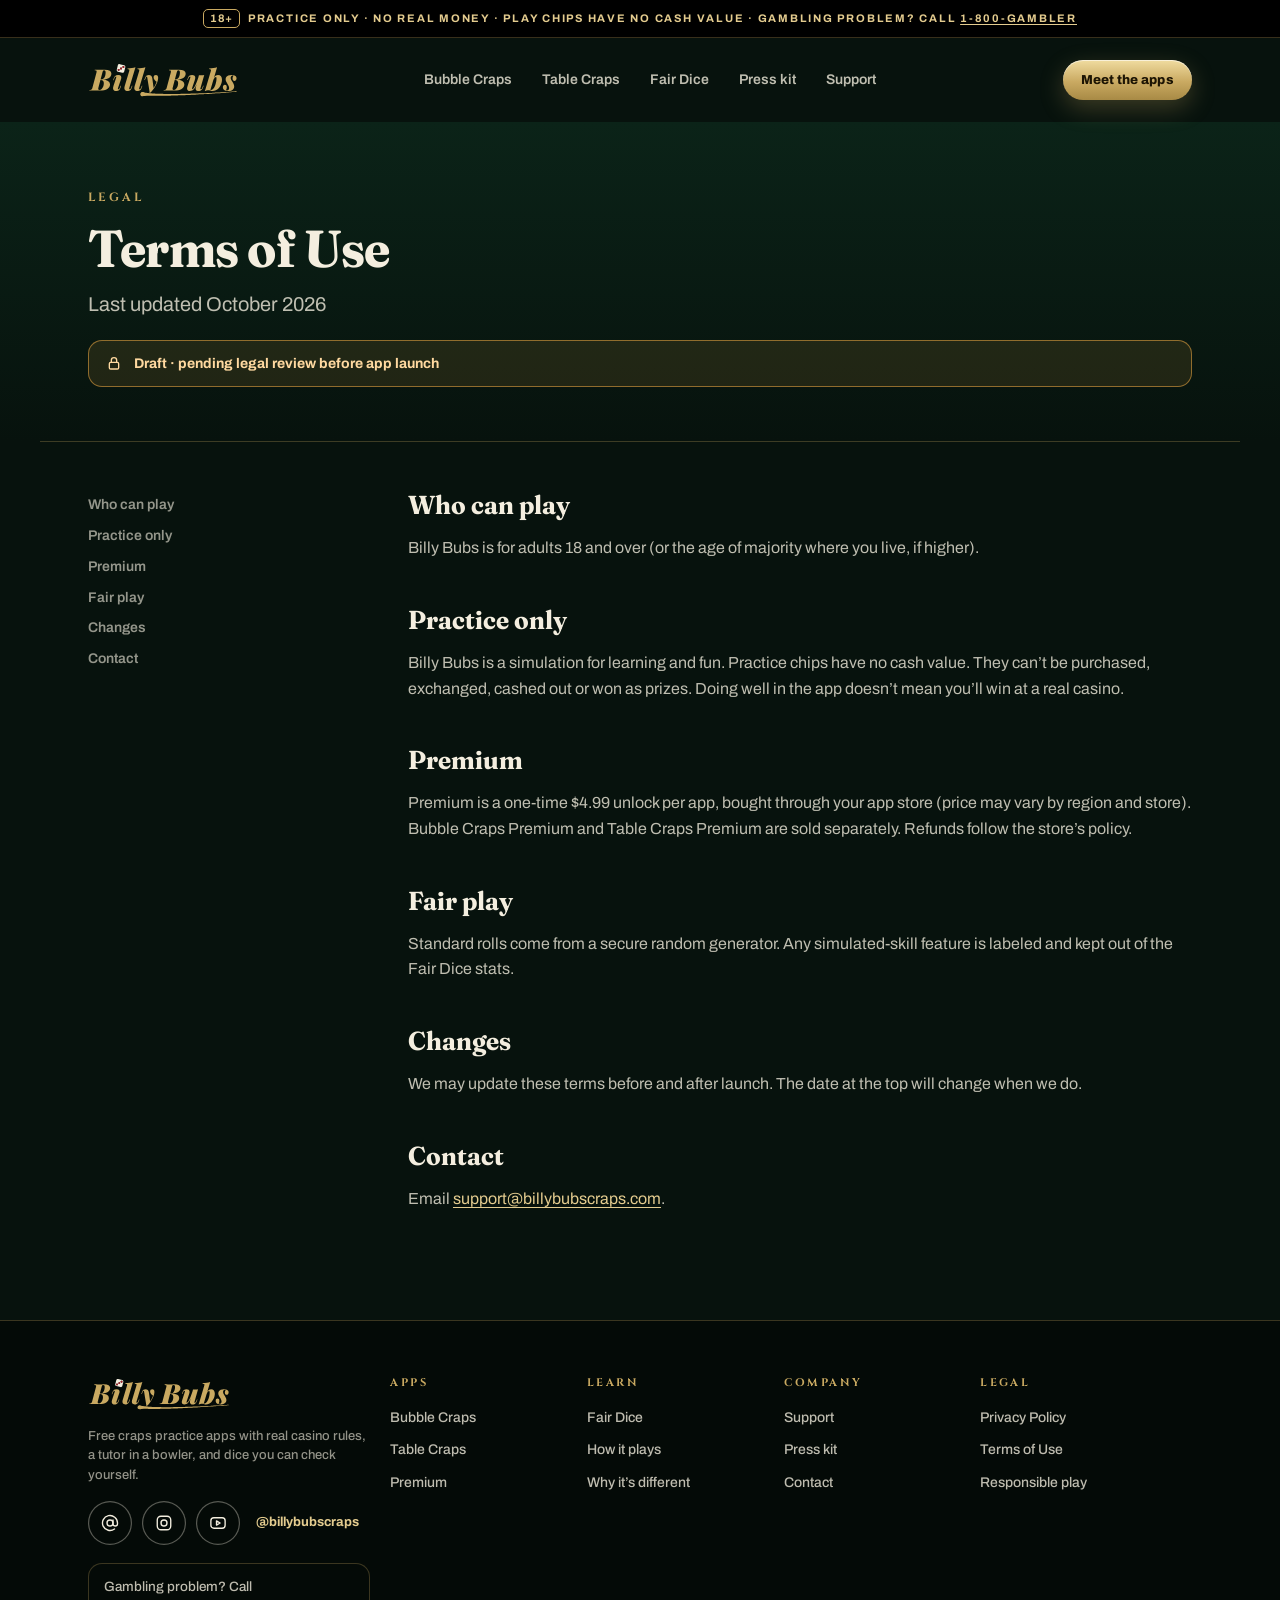
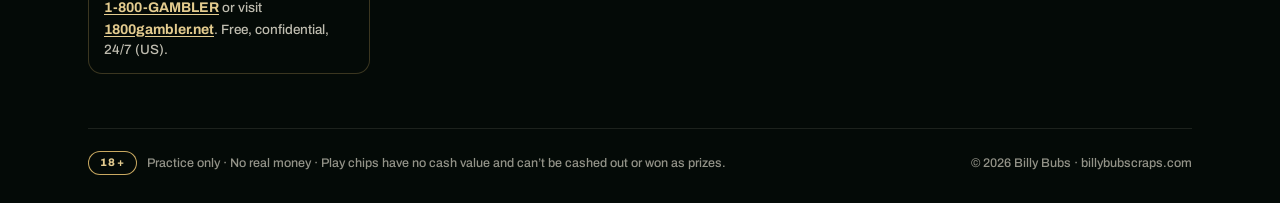
<file: terms/index.html>
<!doctype html>
<html lang="en"><head><meta charset="utf-8"><meta name="viewport" content="width=device-width,initial-scale=1">
<title>Terms of Use · Billy Bubs</title><meta name="description" content="Terms of Use for the Billy Bubs craps practice apps: 18+, practice chips only, Premium $4.99 per app. Draft pending legal review.">
<link rel="canonical" href="https://billybubscraps.com/terms/"><meta name="theme-color" content="#0F4A31">
<meta property="og:type" content="website"><meta property="og:site_name" content="Billy Bubs"><meta property="og:title" content="Terms of Use · Billy Bubs"><meta property="og:description" content="Terms of Use for the Billy Bubs craps practice apps: 18+, practice chips only, Premium $4.99 per app. Draft pending legal review."><meta property="og:url" content="https://billybubscraps.com/terms/">
<meta property="og:image" content="https://billybubscraps.com/assets/og/og-home.png"><meta property="og:image:width" content="1200"><meta property="og:image:height" content="630"><meta property="og:image:alt" content="Billy Bubs: craps practice apps. 18+ · Practice only · No real money.">
<meta name="twitter:card" content="summary_large_image"><meta name="twitter:title" content="Terms of Use · Billy Bubs"><meta name="twitter:description" content="Terms of Use for the Billy Bubs craps practice apps: 18+, practice chips only, Premium $4.99 per app. Draft pending legal review."><meta name="twitter:image" content="https://billybubscraps.com/assets/og/og-home.png">
<link rel="icon" href="/favicon.ico" sizes="32x32"><link rel="icon" href="/favicon.svg" type="image/svg+xml"><link rel="apple-touch-icon" href="/apple-touch-icon.png"><link rel="manifest" href="/site.webmanifest">
<link rel="preload" href="/assets/fonts/archivo-bb.woff2" as="font" type="font/woff2" crossorigin><link rel="preload" href="/assets/fonts/fraunces-bb.woff2" as="font" type="font/woff2" crossorigin>
<link rel="stylesheet" href="/assets/css/site.css">
<script src="/assets/js/social.js" defer></script></head>
<body class=""><a class="skip" href="#main">Skip to content</a><div class="ribbon" role="note"><b>18+</b>Practice only · No real money<span class="rb-x"> · Play chips have no cash value</span><span class="rb-help"> · Gambling problem? Call <a href="https://www.1800gambler.net" rel="noopener">1-800-GAMBLER</a></span></div>
<header class="wrap"><div class="nav"><a href="/" aria-label="Billy Bubs home"><img class="logo" src="/assets/logo/billybubs-wordmark-small-color-dark.svg" width="150" height="36" alt="Billy Bubs"></a>
<nav class="links" aria-label="Main"><a href="/bubble-craps/">Bubble Craps</a><a href="/table-craps/">Table Craps</a><a href="/fair-dice/">Fair Dice</a><a href="/press/">Press kit</a><a href="/support/">Support</a></nav>
<a class="btn btn-primary btn-sm navcta" href="/#apps">Meet the apps</a>
<details class="mnav"><summary aria-label="Open menu"><svg width="22" height="22" viewBox="0 0 24 24" fill="none" stroke="#F4EEDF" stroke-width="1.8" stroke-linecap="round" aria-hidden="true"><path d="M4 7h16M4 12h16M4 17h16"/></svg></summary><nav class="panel" aria-label="Mobile"><a href="/">Home</a><a href="/bubble-craps/">Bubble Craps</a><a href="/table-craps/">Table Craps</a><a href="/fair-dice/">Fair Dice</a><a href="/press/">Press kit</a><a href="/support/">Support</a><a class="btn btn-primary btn-sm" href="/#apps">Meet the apps</a></nav></details></div></header><main id="main"><div class="ph-bg"><div class="wrap ph"><p class="eyebrow">Legal</p><h1 class="h2 mt16">Terms of Use</h1><p class="lede mt12">Last updated October 2026</p><p class="draft" role="note"><svg width="16" height="16" viewBox="0 0 24 24" fill="none" stroke="currentColor" stroke-width="2" stroke-linecap="round" aria-hidden="true"><rect x="5" y="11" width="14" height="10" rx="2"/><path d="M8 11V8a4 4 0 0 1 8 0v3"/></svg> Draft · pending legal review before app launch</p></div></div>
<div class="wrap doc"><nav class="toc" aria-label="On this page"><a href="#who-can-play">Who can play</a><a href="#practice-only">Practice only</a><a href="#premium">Premium</a><a href="#fair-play">Fair play</a><a href="#changes">Changes</a><a href="#contact">Contact</a></nav><div class="docbody"><h2 class="h3" id="who-can-play">Who can play</h2><p class="body">Billy Bubs is for adults 18 and over (or the age of majority where you live, if higher).</p><h2 class="h3" id="practice-only">Practice only</h2><p class="body">Billy Bubs is a simulation for learning and fun. Practice chips have no cash value. They can’t be purchased, exchanged, cashed out or won as prizes. Doing well in the app doesn’t mean you’ll win at a real casino.</p><h2 class="h3" id="premium">Premium</h2><p class="body">Premium is a one-time $4.99 unlock per app, bought through your app store (price may vary by region and store). Bubble Craps Premium and Table Craps Premium are sold separately. Refunds follow the store’s policy.</p><h2 class="h3" id="fair-play">Fair play</h2><p class="body">Standard rolls come from a secure random generator. Any simulated-skill feature is labeled and kept out of the Fair Dice stats.</p><h2 class="h3" id="changes">Changes</h2><p class="body">We may update these terms before and after launch. The date at the top will change when we do.</p><h2 class="h3" id="contact">Contact</h2><p class="body">Email <a class="u gold" href="mailto:support@billybubscraps.com">support@billybubscraps.com</a>.</p></div></div></main><footer class="foot"><div class="wrap"><div class="cols">
<div class="brand"><img src="/assets/logo/billybubs-wordmark-small-color-dark.svg" width="142" height="34" alt="Billy Bubs" loading="lazy"><p class="small mt16" style="max-width:300px">Free craps practice apps with real casino rules, a tutor in a bowler, and dice you can check yourself.</p>
<div class="social mt16" data-social hidden></div>
<p class="help-line">Gambling problem? Call <a href="tel:+18004262537">1-800-GAMBLER</a> or visit <a href="https://www.1800gambler.net" rel="noopener">1800gambler.net</a>. Free, confidential, 24/7 (US).</p></div>
<nav aria-label="Apps"><h2 class="h5">Apps</h2><a href="/bubble-craps/">Bubble Craps</a><a href="/table-craps/">Table Craps</a><a href="/bubble-craps/#premium">Premium</a></nav>
<nav aria-label="Learn"><h2 class="h5">Learn</h2><a href="/fair-dice/">Fair Dice</a><a href="/bubble-craps/#tour">How it plays</a><a href="/#why">Why it’s different</a></nav>
<nav aria-label="Company"><h2 class="h5">Company</h2><a href="/support/">Support</a><a href="/press/">Press kit</a><a href="mailto:support@billybubscraps.com">Contact</a></nav>
<nav aria-label="Legal"><h2 class="h5">Legal</h2><a href="/privacy/">Privacy Policy</a><a href="/terms/">Terms of Use</a><a href="https://www.1800gambler.net" rel="noopener">Responsible play</a></nav></div>
<div class="legal"><span><span class="pill pill-18" style="height:24px;margin-right:10px">18+</span>Practice only · No real money · Play chips have no cash value and can’t be cashed out or won as prizes.</span><span>© 2026 Billy Bubs · billybubscraps.com</span></div></div></footer></body></html>
</file>
<file: assets/css/site.css>
/* Billy Bubs marketing site · design tokens + components (mockup; mobile-first, desktop ≥ 900px)
   Fonts: self-hosted subset WOFF2 (SIL OFL 1.1). */
:root{
  --gold:#C9A961; --gold-lt:#E4CC8F; --gold-dp:#9C7F3F; --cream:#F4EEDF; --red:#B0202B; --red-dp:#8E1520; --ink:#141414;
  --felt:#0F4A31; --felt-lt:#1F7A50; --felt-dk:#062419; --page:#07120D;
  --night:#123794; --night-lt:#1E4BB0; --night-dk:#0B215C; --night-ink:#060D22;
  --purple:#5B2A86; --mint:#7DFFB3;
  --text:#F4EEDF; --text-2:rgba(244,238,223,.78); --text-3:rgba(244,238,223,.6); --line:rgba(201,169,97,.28);
  --display:"Fraunces",Georgia,serif; --caps:"Cinzel",serif; --sans:"Archivo",system-ui,sans-serif; --voice:"Fraunces",serif;
  --r-sm:10px; --r-md:16px; --r-lg:24px; --r-xl:32px;
  --sh-1:0 2px 6px rgba(0,0,0,.35); --sh-2:0 12px 30px rgba(0,0,0,.45); --sh-3:0 30px 80px rgba(0,0,0,.55);
  --wrap:1200px; --pad:20px; --sec:72px;
  --felt-tex:url("data:image/svg+xml;utf8,<svg xmlns='http://www.w3.org/2000/svg' width='220' height='220'><filter id='n'><feTurbulence type='fractalNoise' baseFrequency='.9' numOctaves='3' stitchTiles='stitch'/><feColorMatrix values='0 0 0 0 0  0 0 0 0 0  0 0 0 0 0  0 0 0 .55 0'/></filter><rect width='100%' height='100%' filter='url(%23n)' opacity='.55'/></svg>");
}
@media(min-width:900px){:root{--pad:48px;--sec:120px}}
*{box-sizing:border-box} html,body{margin:0}
body{background:var(--page);color:var(--text);font:400 16px/1.6 var(--sans);-webkit-font-smoothing:antialiased;font-variation-settings:"wdth" 100}
img{display:block;max-width:100%}
a{color:inherit;text-decoration:none}
.wrap{max-width:var(--wrap);margin:0 auto;padding:0 var(--pad)}
.sec{padding:var(--sec) 0}

/* ---------- type scale ---------- */
.eyebrow{font:700 12px/1.2 var(--caps);letter-spacing:.24em;text-transform:uppercase;color:var(--gold)}
.h1{font:700 44px/1.02 var(--display);font-variation-settings:"opsz" 144,"SOFT" 30;letter-spacing:-.02em;margin:0}
.h2{font:700 34px/1.08 var(--display);font-variation-settings:"opsz" 144,"SOFT" 30;letter-spacing:-.015em;margin:0}
.h3{font:700 22px/1.2 var(--display);font-variation-settings:"opsz" 72,"SOFT" 30;margin:0}
.h4{font:800 15px/1.3 var(--sans);letter-spacing:.01em;margin:0}
.lede{font:400 18px/1.55 var(--sans);color:var(--text-2);margin:0}
.body{font:400 16px/1.6 var(--sans);color:var(--text-2);margin:0}
.small{font:500 13px/1.5 var(--sans);color:var(--text-3)}
.voice{font:800 18px/1.25 var(--voice);font-variation-settings:"SOFT" 100,"opsz" 36;color:var(--ink)}
.gold{color:var(--gold-lt)}
.em-red{color:#FF8A8F}
@media(min-width:900px){.h1{font-size:76px}.h2{font-size:52px}.h3{font-size:26px}.lede{font-size:20px}}

/* ---------- 18+ ribbon (every page) ---------- */
.ribbon{background:#000;color:var(--gold-lt);text-align:center;font:700 11px/1 var(--sans);letter-spacing:.16em;text-transform:uppercase;padding:9px 12px;border-bottom:1px solid var(--line)}
.ribbon .rb-x{display:none}@media(min-width:900px){.ribbon .rb-x{display:inline}}
.ribbon b{display:inline-block;padding:3px 6px;margin-right:8px;border:1px solid var(--gold);border-radius:5px;letter-spacing:.06em}

/* ---------- nav ---------- */
.nav{position:relative;z-index:5;display:flex;align-items:center;justify-content:space-between;height:68px}
.nav .logo{height:30px;width:auto}
.nav .links{display:none;gap:30px;align-items:center;font:600 14px/1 var(--sans);color:var(--text-2)}
.nav .links a.on{color:var(--gold-lt)}

.nav .navcta{display:none}
@media(min-width:900px){.nav{height:84px}.nav .logo{height:36px}.nav .links{display:flex}.nav .navcta{display:inline-flex}}

/* ---------- buttons ---------- */
.btn{display:inline-flex;align-items:center;justify-content:center;gap:10px;height:52px;padding:0 26px;border-radius:999px;font:800 15px/1 var(--sans);letter-spacing:.02em;white-space:nowrap;border:0;cursor:pointer}
.btn-primary{color:#1C1404;background:linear-gradient(180deg,#F0DCA0,#C9A961 55%,#A88A45);box-shadow:inset 0 1px 0 rgba(255,255,255,.6),0 8px 24px rgba(201,169,97,.28)}
.btn-red{color:#fff;background:linear-gradient(180deg,#D23440,#B0202B 60%,#8E1520);box-shadow:inset 0 1px 0 rgba(255,255,255,.35),0 8px 24px rgba(176,32,43,.35)}
.btn-secondary{color:var(--cream);background:rgba(255,255,255,.04);box-shadow:inset 0 0 0 1.5px rgba(244,238,223,.5)}
.btn-ghost{color:var(--gold-lt);background:none;padding:0 6px}
.btn-sm{height:40px;padding:0 18px;font-size:13px}
.btn[disabled],.btn.is-disabled{opacity:.42;filter:saturate(.3);box-shadow:none}
.btn.is-focus{outline:3px solid var(--gold-lt);outline-offset:3px}

/* ---------- badges ---------- */
.store{display:inline-flex;align-items:center;gap:12px;height:56px;padding:0 20px 0 14px;border-radius:14px;background:#050505;box-shadow:inset 0 0 0 1px rgba(244,238,223,.35);color:#fff}
.store svg{flex:none}
.store .s1{display:block;font:700 10px/1 var(--sans);letter-spacing:.16em;text-transform:uppercase;color:var(--gold-lt)}
.store .s2{display:block;font:700 19px/1.1 var(--sans);margin-top:4px}
.pill{display:inline-flex;align-items:center;gap:6px;height:28px;padding:0 12px;border-radius:999px;font:800 11px/1 var(--sans);letter-spacing:.12em;text-transform:uppercase}
.pill-18{color:var(--gold-lt);box-shadow:inset 0 0 0 1px var(--gold)}
.pill-free{color:#06341A;background:var(--mint)}
.pill-prem{color:#2A1C04;background:linear-gradient(180deg,#F0DCA0,#C9A961)}
.pill-new{color:#fff;background:var(--red)}
.pill-soon{color:var(--cream);background:rgba(255,255,255,.08);box-shadow:inset 0 0 0 1px rgba(244,238,223,.25)}
.edge{display:inline-flex;align-items:center;height:22px;padding:0 8px;border-radius:6px;font:800 11px/1 var(--sans);letter-spacing:.02em}
.edge.lo{background:rgba(125,255,179,.14);color:var(--mint)} .edge.mid{background:rgba(255,179,71,.16);color:#FFC36B} .edge.hi{background:rgba(255,107,114,.16);color:#FF8D8D}
.chiprow{display:flex;gap:10px;align-items:center}
.chiprow img{width:44px;height:44px;filter:drop-shadow(0 4px 6px rgba(0,0,0,.5))}

/* ---------- felt surfaces ---------- */
.felt{position:relative;background:var(--felt-tex),radial-gradient(120% 90% at 50% 30%,#1B6A45 0%,#0F4A31 45%,#062419 100%);background-size:220px 220px,cover}
.felt.night{background:var(--felt-tex),radial-gradient(120% 90% at 50% 30%,#1E4BB0 0%,#123794 45%,#0B215C 100%);background-size:220px 220px,cover}
.rail-top{position:absolute;left:0;right:0;height:14px;background:linear-gradient(180deg,#8A5A2B,#4A2A12);box-shadow:0 4px 12px rgba(0,0,0,.5),inset 0 1px 0 rgba(255,220,170,.4)}
.inlay{position:absolute;inset:14px;border:1.5px solid rgba(201,169,97,.45);border-radius:28px;pointer-events:none}
.inlay::after{content:"";position:absolute;inset:6px;border:1px solid rgba(201,169,97,.22);border-radius:22px}

/* ---------- phone frame ---------- */
.phone{position:relative;width:var(--w,280px);aspect-ratio:645/1398;border-radius:calc(var(--w,280px)*.15);padding:calc(var(--w,280px)*.03);background:linear-gradient(145deg,#2c2c30,#0a0a0b 40%,#1b1b1e);box-shadow:inset 0 0 0 1.5px #3a3a40,var(--sh-3)}
.phone img{width:100%;height:100%;object-fit:cover;border-radius:calc(var(--w,280px)*.125)}
.phone::after{content:"";position:absolute;left:50%;top:calc(var(--w,280px)*.055);width:30%;height:calc(var(--w,280px)*.085);transform:translateX(-50%);border-radius:999px;background:#000}

/* ---------- app cards ---------- */
.appcard{position:relative;overflow:hidden;border-radius:var(--r-xl);padding:28px 24px 0;box-shadow:inset 0 0 0 1px rgba(201,169,97,.35),var(--sh-2);display:flex;flex-direction:column}
.appcard.em{background:var(--felt-tex),radial-gradient(120% 80% at 20% 0%,#1F7A50,#0F4A31 50%,#062419);background-size:220px 220px,cover}
.appcard.mn{background:var(--felt-tex),radial-gradient(120% 80% at 20% 0%,#1E4BB0,#123794 50%,#0B215C);background-size:220px 220px,cover}
.appcard .icon{width:72px;height:72px;border-radius:17px;box-shadow:0 8px 18px rgba(0,0,0,.5),inset 0 0 0 1px rgba(255,255,255,.15)}
.appcard .lockup{width:300px;max-width:100%;height:auto;margin:20px 0 12px;margin-left:-6px}
.appcard ul{list-style:none;padding:0;margin:18px 0 0;display:flex;flex-wrap:wrap;gap:8px}
.appcard li{font:700 12px/1 var(--sans);padding:9px 12px;border-radius:999px;background:rgba(0,0,0,.28);box-shadow:inset 0 0 0 1px rgba(244,238,223,.18)}
.appcard .shot{align-self:center;margin-top:28px;margin-bottom:-120px}
.appcard .ctarow{display:flex;gap:12px;align-items:center;margin-top:22px}
@media(min-width:900px){.appcard{padding:44px 44px 0;min-height:640px}.appcard .shot{position:absolute;right:-34px;bottom:-140px;margin:0}.appcard .txt{max-width:290px}}

/* ---------- feature tiles ---------- */
.tiles{display:grid;grid-template-columns:1fr;gap:14px}
.tile{position:relative;padding:22px;border-radius:var(--r-lg);background:linear-gradient(180deg,rgba(255,255,255,.05),rgba(255,255,255,.015));box-shadow:inset 0 0 0 1px var(--line)}
.tile .ic{width:48px;height:48px;border-radius:14px;display:flex;align-items:center;justify-content:center;background:radial-gradient(circle at 35% 30%,rgba(228,204,143,.25),rgba(201,169,97,.06));box-shadow:inset 0 0 0 1px rgba(201,169,97,.5);margin-bottom:16px}
.tile p{margin:8px 0 0;font:400 14.5px/1.55 var(--sans);color:var(--text-2)}
@media(min-width:900px){.tiles{grid-template-columns:repeat(5,1fr);gap:16px}.tile{padding:26px 22px}}

/* ---------- form ---------- */
.field{display:flex;flex-direction:column;gap:8px}
.field label{font:700 12px/1 var(--sans);letter-spacing:.12em;text-transform:uppercase;color:var(--text-3)}
.input{height:56px;border-radius:14px;padding:0 18px;font:500 16px/1 var(--sans);color:var(--cream);background:rgba(0,0,0,.35);border:1.5px solid rgba(244,238,223,.28);outline:0;width:100%}
.input::placeholder{color:rgba(244,238,223,.45)}
.input.is-focus{border-color:var(--gold-lt);box-shadow:0 0 0 4px rgba(201,169,97,.22)}
.input.is-error{border-color:#FF6B72;box-shadow:0 0 0 4px rgba(255,107,114,.15)}
.help{font:500 13px/1.4 var(--sans);color:var(--text-3)} .help.err{color:#FF8D8D} .help.ok{color:var(--mint)}
.choice{display:inline-flex;align-items:center;gap:8px;height:42px;padding:0 16px;border-radius:999px;font:700 14px/1 var(--sans);box-shadow:inset 0 0 0 1.5px rgba(244,238,223,.28);color:var(--text-2)}
.choice.on{box-shadow:inset 0 0 0 2px var(--gold);color:var(--cream);background:rgba(201,169,97,.12)}
.choice .dot{width:10px;height:10px;border-radius:50%;box-shadow:inset 0 0 0 1.5px currentColor}
.choice.on .dot{background:var(--gold);box-shadow:0 0 0 2px rgba(201,169,97,.35)}
.check{display:flex;gap:10px;align-items:flex-start;font:500 14px/1.45 var(--sans);color:var(--text-2)}
.check i{flex:none;width:22px;height:22px;border-radius:6px;box-shadow:inset 0 0 0 1.5px rgba(244,238,223,.45);display:flex;align-items:center;justify-content:center}
.check.on i{background:var(--gold);box-shadow:none;color:#1C1404;font:900 14px/1 var(--sans);font-style:normal}

/* ---------- waitlist panel ---------- */
.wl{position:relative;overflow:hidden;border-radius:var(--r-xl);padding:36px 22px;box-shadow:inset 0 0 0 1px rgba(201,169,97,.45),var(--sh-2)}
.wl .row{display:flex;flex-direction:column;gap:12px;margin-top:22px}
.wl .choices{display:flex;flex-wrap:wrap;gap:8px;margin-top:18px}
@media(min-width:900px){.wl{padding:64px 72px}.wl .row{flex-direction:row}.wl .row .input{flex:1}}

/* ---------- footer ---------- */
.foot{border-top:1px solid var(--line);padding:56px 0 28px;background:#040A07}
.foot .cols{display:grid;grid-template-columns:1fr 1fr;gap:32px 20px}
.foot .h5{margin:0 0 14px;font:700 11px/1 var(--caps);letter-spacing:.22em;color:var(--gold);text-transform:uppercase}
.foot a{display:block;font:500 14px/2.1 var(--sans);color:var(--text-2)}
.foot .brand{grid-column:1/-1}
.social{display:flex;gap:10px;margin-top:16px}
.legal{margin-top:40px;padding-top:22px;border-top:1px solid rgba(244,238,223,.1);display:flex;flex-direction:column;gap:12px;font:500 12.5px/1.6 var(--sans);color:var(--text-3)}
@media(min-width:900px){.foot .cols{grid-template-columns:1.6fr 1fr 1fr 1fr 1.2fr}.foot .brand{grid-column:auto}.legal{flex-direction:row;justify-content:space-between;align-items:center}}

/* ---------- misc layout ---------- */
.split{display:grid;grid-template-columns:1fr;gap:36px;align-items:center}
@media(min-width:900px){.split{grid-template-columns:1fr 1fr;gap:80px}.split.rev>:first-child{order:2}}
.center{text-align:center}
.mt8{margin-top:8px}.mt12{margin-top:12px}.mt16{margin-top:16px}.mt24{margin-top:24px}.mt32{margin-top:32px}.mt48{margin-top:48px}
.bubble{position:relative;display:inline-block;padding:12px 18px;border-radius:20px;background:var(--cream);box-shadow:var(--sh-2)}
.ticks{list-style:none;padding:0;margin:20px 0 0;display:flex;flex-direction:column;gap:12px}
.ticks li{display:flex;gap:12px;font:500 15.5px/1.5 var(--sans);color:var(--text-2)}
.ticks li::before{content:"";flex:none;width:20px;height:20px;margin-top:2px;border-radius:50%;background:radial-gradient(circle,#1C1404 0 3px,transparent 3.5px),linear-gradient(180deg,#F0DCA0,#C9A961)}

/* ---- home ---- */

.hero{overflow:hidden;padding-bottom:0}
.hero .inner{position:relative;text-align:center;padding:28px 0 0}
.hero .wm{width:300px;margin:0 auto}
.hero .h1{margin-top:26px}
.hero .lede{margin:18px auto 0;max-width:640px}
.hero .ctas{display:flex;flex-direction:column;align-items:center;gap:16px;margin-top:28px}
.hero .duo{position:relative;display:flex;justify-content:space-between;align-items:flex-end;margin-top:36px;height:190px}
.hero .duo .dice{position:absolute;left:50%;bottom:14px;width:120px;transform:translateX(-50%)}
.hero .say{position:absolute;left:96px;top:-34px;white-space:nowrap}
.hero .say::after{content:"";position:absolute;left:18px;bottom:-9px;border:10px solid transparent;border-top-color:var(--cream);border-bottom:0}
.hero .floor{position:relative;height:26px;background:linear-gradient(180deg,#7A4E26,#3E220E);box-shadow:inset 0 2px 0 rgba(255,220,170,.35),0 -10px 30px rgba(0,0,0,.35)}
.hero .floor::before{content:"";position:absolute;left:0;right:0;top:6px;height:2px;background:repeating-linear-gradient(90deg,rgba(255,220,170,.35) 0 8px,transparent 8px 14px)}
.hero .fchip{position:absolute;filter:drop-shadow(0 8px 10px rgba(0,0,0,.5))}
.crew{display:grid;grid-template-columns:1fr 1fr;gap:14px}
.crewcard{position:relative;border-radius:var(--r-lg);padding:20px 16px 0;overflow:hidden;box-shadow:inset 0 0 0 1px var(--line);background:linear-gradient(180deg,rgba(255,255,255,.05),rgba(255,255,255,.01))}
.crewcard img{margin:16px auto 0}
.crewcard .q{margin-top:12px;font-size:15px}
.fd{border-radius:var(--r-xl);padding:22px;background:linear-gradient(180deg,#0B1D15,#06110C);box-shadow:inset 0 0 0 1px var(--line),var(--sh-2)}
.fd .bar text{font:700 10px var(--sans);fill:rgba(244,238,223,.7)}
.stat{flex:1;padding:14px;border-radius:14px;background:rgba(255,255,255,.04);box-shadow:inset 0 0 0 1px rgba(244,238,223,.1)}
.stat b{display:block;font:700 20px/1 var(--display);color:var(--cream)} .stat span{display:block;margin-top:6px;font:600 12px/1.3 var(--sans);color:var(--text-3)}
@media(min-width:900px){
 .hero .inner{padding-top:40px}
 .hero .wm{width:620px}
 .hero .ctas{flex-direction:row;justify-content:center}
 .hero .duo{position:absolute;left:-30px;right:-30px;bottom:0;margin:0;height:auto;pointer-events:none}
 .hero .duo .dice{display:none}
 .hero .inner{min-height:740px}
 .hero .say{left:-14px;top:-60px}
 .apps{display:grid;grid-template-columns:1fr 1fr;gap:28px}
 .crew{gap:28px}
 .crewcard{padding:40px 40px 0;display:grid;grid-template-columns:1fr 1fr;gap:20px;align-items:end}
 .crewcard img{margin:0}
 .crewcard .txt{padding-bottom:44px}
 .fd{padding:36px}
 .stat b{font-size:26px}
 .appcard .txt{max-width:290px}
 .appcard .shot{right:-34px}
}

/* ---- app pages ---- */

.bhero{overflow:visible;z-index:1}
.bhero .grid{display:grid;grid-template-columns:1fr;gap:40px;padding:24px 0 0;align-items:end}
.bhero .lock{width:300px;margin-left:-6px}
.bhero .art{position:relative;display:flex;justify-content:center;margin-bottom:-90px}
.bhero .appicon{position:absolute;z-index:3;left:calc(50% - 170px);bottom:120px;width:74px;border-radius:20px;box-shadow:0 14px 30px rgba(0,0,0,.6),inset 0 0 0 1px rgba(255,255,255,.2)}
.facts{display:grid;grid-template-columns:1fr 1fr;gap:1px;background:var(--line);border-radius:var(--r-lg);overflow:hidden;box-shadow:inset 0 0 0 1px var(--line)}
.facts div{background:#0A1812;padding:18px 18px}
.facts b{display:block;font:700 20px/1.1 var(--display);color:var(--cream)} .facts span{display:block;margin-top:6px;font:600 12.5px/1.35 var(--sans);color:var(--text-3)}
.tour{display:grid;grid-template-columns:1fr;gap:34px;align-items:center}
.tour .media{display:flex;justify-content:center;gap:14px;position:relative}
.trio{display:flex;justify-content:center;align-items:flex-end;gap:10px}
.trio figure{margin:0;text-align:center}
.trio figcaption{margin-top:14px;font:700 11px/1.2 var(--caps);letter-spacing:.18em;color:var(--gold)}
.kv{display:flex;flex-wrap:wrap;gap:8px;margin-top:20px}
.kv span{font:700 12.5px/1 var(--sans);padding:10px 13px;border-radius:999px;background:rgba(255,255,255,.04);box-shadow:inset 0 0 0 1px rgba(244,238,223,.16);color:var(--text-2)}
.kv span b{color:var(--gold-lt)}
.cmp{width:100%;border-collapse:separate;border-spacing:0;border-radius:var(--r-lg);overflow:hidden;box-shadow:inset 0 0 0 1px var(--line)}
.cmp th,.cmp td{padding:14px 12px;text-align:left;font:500 14px/1.4 var(--sans);color:var(--text-2);border-bottom:1px solid rgba(244,238,223,.08);vertical-align:top}
.cmp thead th{background:#0B1D15;padding:18px 12px;vertical-align:bottom}
.cmp td.c,.cmp th.c{text-align:center;width:84px;padding-left:6px;padding-right:6px}
.cmp .pill{padding:0 8px;font-size:10px}
.cmp tr td:first-child b{display:block;color:var(--cream);font-weight:700}
.cmp td.c .y{display:inline-flex;width:24px;height:24px;border-radius:50%;align-items:center;justify-content:center;background:rgba(125,255,179,.16);color:var(--mint);font:900 13px/1 var(--sans)}
.cmp td.c .n{color:rgba(244,238,223,.3);font:700 18px/1 var(--sans)}
.cmp td.c .p{display:inline-flex;width:24px;height:24px;border-radius:50%;align-items:center;justify-content:center;background:linear-gradient(180deg,#F0DCA0,#C9A961);color:#1C1404;font:900 13px/1 var(--sans)}
.cmp .premcol{background:rgba(201,169,97,.06)}
.cmp tbody tr:last-child td{border-bottom:0}
.faq details{border-bottom:1px solid var(--line);padding:20px 0}
.faq summary{list-style:none;display:flex;justify-content:space-between;gap:16px;font:700 18px/1.35 var(--display);color:var(--cream)}
.faq summary::after{content:"+";font:400 26px/1 var(--sans);color:var(--gold)}
.faq details[open] summary::after{content:"–"}
.faq p{margin:12px 0 0}
.cross{border-radius:var(--r-xl);overflow:hidden;position:relative;padding:32px 24px;box-shadow:inset 0 0 0 1px rgba(201,169,97,.35)}
@media(min-width:900px){
 .bhero .grid{grid-template-columns:1.05fr .95fr;gap:40px;padding-top:40px}
 .bhero .lock{width:380px}
 .bhero .art{margin-bottom:-140px}
 .bhero .appicon{left:calc(50% - 240px);bottom:230px;width:112px;border-radius:26px}
 .facts{grid-template-columns:repeat(4,1fr)} .facts div{padding:26px 28px} .facts b{font-size:24px}
 .tour{grid-template-columns:1fr 1fr;gap:90px} .tour.rev .media{order:2}
 .trio{gap:30px}
 .cmp th,.cmp td{padding:18px 24px;font-size:15px} .cmp td.c,.cmp th.c{width:22%} .cmp .pill{padding:0 12px;font-size:11px} .cmp thead th{padding:26px 24px}
 .cross{padding:56px 64px;display:grid;grid-template-columns:1.2fr .8fr;gap:40px;align-items:center}
 .faqgrid{display:grid;grid-template-columns:.8fr 1.2fr;gap:80px}
}

/* ---- docs ---- */
.ph{padding-top:56px;padding-bottom:40px;border-bottom:1px solid var(--line)} .doc{display:grid;grid-template-columns:1fr;gap:40px;padding-top:48px;padding-bottom:96px}
.toc a{display:block;font:600 14px/2.2 var(--sans);color:var(--text-3)} .toc a.on{color:var(--gold-lt)}
.doc h3{margin:28px 0 8px} .doc p{margin:0 0 12px;color:var(--text-2)}
.dl{display:grid;grid-template-columns:repeat(2,1fr);gap:16px}
.dlc{border-radius:var(--r-lg);overflow:hidden;box-shadow:inset 0 0 0 1px var(--line);background:rgba(255,255,255,.03)}
.dlc .im{height:150px;display:flex;align-items:center;justify-content:center;background:var(--felt-tex),radial-gradient(circle,#1B6A45,#0F4A31 60%,#062419);background-size:220px,cover}
.dlc .im img{height:110px;width:auto;max-width:80%;object-fit:contain}
.dlc .t{padding:16px 18px;display:flex;justify-content:space-between;align-items:center}
@media(min-width:900px){.doc{grid-template-columns:240px 1fr;gap:80px}.dl{grid-template-columns:repeat(3,1fr)}}
/* ===== production additions ===== */
@font-face{font-family:"Fraunces";src:url(/assets/fonts/fraunces-bb.woff2) format("woff2");font-weight:700 800;font-style:normal;font-display:swap}
@font-face{font-family:"Archivo";src:url(/assets/fonts/archivo-bb.woff2) format("woff2");font-weight:400 900;font-style:normal;font-display:swap}
@font-face{font-family:"Cinzel";src:url(/assets/fonts/cinzel-bb.woff2) format("woff2");font-weight:600 800;font-style:normal;font-display:swap}
img{height:auto}
.sr-only{position:absolute;width:1px;height:1px;padding:0;margin:-1px;overflow:hidden;clip:rect(0,0,0,0);white-space:nowrap;border:0}
.skip{position:absolute;left:12px;top:-60px;z-index:100;padding:12px 18px;border-radius:10px;background:var(--gold-lt);color:#1C1404;font-weight:800}
.skip:focus{top:12px}
a:focus-visible,button:focus-visible,summary:focus-visible,input:focus-visible,[tabindex]:focus-visible{outline:3px solid var(--gold-lt);outline-offset:3px;border-radius:8px}
@media(prefers-reduced-motion:no-preference){html{scroll-behavior:smooth}}
@media(prefers-reduced-motion:reduce){*,*::before,*::after{animation:none!important;transition:none!important;scroll-behavior:auto!important}}
.ribbon a{color:var(--gold-lt);text-decoration:underline;text-underline-offset:2px}
.ribbon .rb-x,.ribbon .rb-help{display:none}
@media(min-width:900px){.ribbon .rb-x,.ribbon .rb-help{display:inline}}
a.u{text-decoration:underline;text-underline-offset:3px}
/* responsive sizes: --wm mobile, --wd desktop */
.rs{width:var(--wm)} .phone{--w:var(--wm,280px)}
@media(min-width:900px){.rs{width:var(--wd,var(--wm))}.phone{--w:var(--wd,var(--wm,280px))}}
.phone picture{display:block;width:100%;height:100%}
.phone img{display:block}
.d-only{display:none!important} @media(min-width:900px){.d-only{display:block!important}.m-only{display:none!important}}
/* mobile nav (details/summary: works without JS) */
.mnav{position:relative}
.mnav summary{list-style:none;width:44px;height:44px;border-radius:12px;display:flex;align-items:center;justify-content:center;box-shadow:inset 0 0 0 1px var(--line);cursor:pointer}
.mnav summary::-webkit-details-marker{display:none}
.mnav .panel{position:absolute;right:0;top:54px;width:260px;padding:10px;border-radius:18px;background:#0A1812;box-shadow:inset 0 0 0 1px var(--line),var(--sh-3);z-index:30}
.mnav .panel a{display:block;padding:12px 14px;border-radius:10px;font:700 16px/1.2 var(--sans);color:var(--cream)}
.mnav .panel a[aria-current]{color:var(--gold-lt);background:rgba(201,169,97,.1)}
.mnav .panel .btn{margin-top:8px;width:100%}
@media(min-width:900px){.mnav{display:none}}
.nav .links a{padding:6px 0}
.nav .links a[aria-current]{color:var(--gold-lt);box-shadow:inset 0 -2px 0 var(--gold)}
/* disabled waitlist */
.wl fieldset{border:0;margin:0;padding:0;min-width:0}
.wl fieldset[disabled] .input{opacity:.55;cursor:not-allowed}
.wl fieldset[disabled] .choice,.wl fieldset[disabled] .check{opacity:.6}
.btn-soon{color:var(--cream);background:rgba(255,255,255,.06);box-shadow:inset 0 0 0 1.5px rgba(228,204,143,.6);cursor:default}
.btn-soon i{width:8px;height:8px;border-radius:50%;background:var(--gold-lt);box-shadow:0 0 0 4px rgba(228,204,143,.18)}
.choice input,.check input{position:absolute;opacity:0;width:1px;height:1px}
.choice{position:relative}
.foot .help-line{margin-top:18px;padding:14px 16px;border-radius:14px;box-shadow:inset 0 0 0 1px var(--line);font:500 13.5px/1.5 var(--sans);color:var(--text-2)}
.foot .help-line a{display:inline;color:var(--gold-lt);font-weight:700;line-height:1.5;text-decoration:underline;text-underline-offset:2px}
.social[hidden]{display:none!important}
.social a{width:44px;height:44px;border-radius:50%;display:flex;align-items:center;justify-content:center;box-shadow:inset 0 0 0 1.2px rgba(244,238,223,.35);color:var(--cream)}
.foot a{line-height:1.2;padding:8px 0}
.store{cursor:default}
.draft{display:flex;gap:12px;align-items:center;padding:14px 18px;border-radius:14px;background:rgba(255,179,71,.1);box-shadow:inset 0 0 0 1px rgba(255,179,71,.5);color:#FFD9A0;font:700 14px/1.4 var(--sans);margin-top:20px}
/* night (Table Craps) page theme */
.night-page .eyebrow{color:#E4CC8F}
.night-page .tour-bg{background:linear-gradient(180deg,transparent,rgba(18,55,148,.22) 40%,transparent)}
.night-page .facts div{background:#0A1226}
.night-page .cmp thead th{background:#0D1A3A}
.night-page .cmp .premcol{background:rgba(201,169,97,.06)}
.night-page{background:#060B19}
.night-page .foot{background:#040814}
.tour-bg{background:linear-gradient(180deg,transparent,rgba(15,74,49,.16) 40%,transparent)}
/* 404 */
.nf{min-height:70vh;display:flex;align-items:center}

/* page-level additions (from src page styles, made static) */
.facts-sec{padding:130px 0 0} @media(min-width:900px){.facts-sec{padding-top:180px}.hero-txt{padding-bottom:150px}}
.duo-row{display:flex;align-items:flex-end;gap:12px}
.duo-row .bubble{margin:0 0 30px;font-size:15px}
@media(min-width:900px){.duo-row{gap:20px}.duo-row .bubble{margin-bottom:40px;font-size:17px}}
.tail-r{border-radius:20px 20px 4px 20px} .tail-l{border-radius:20px 20px 20px 4px}
.cross-shot{display:flex;justify-content:center;margin-top:28px} @media(min-width:900px){.cross-shot{margin-top:0}}
.tiles-3{grid-template-columns:1fr} @media(min-width:900px){.tiles-3{grid-template-columns:repeat(3,1fr)}}
.ph-bg,.ph-sec{background:linear-gradient(180deg,#0B2318,transparent)}
.night-page .ph-bg{background:linear-gradient(180deg,#0D1A3A,transparent)}
.hero .say{font-size:14px;padding:8px 12px} @media(min-width:900px){.hero .say{font-size:20px;padding:12px 18px}}
.crewcard .body{font-size:14px} @media(min-width:900px){.crewcard .body{font-size:16px}}
.stat b{font-size:20px} @media(min-width:900px){.stat b{font-size:26px}}
.docbody .ticks a{display:inline}
.appcard .icon{display:block}
.bhero .art picture:first-child{position:static}
.h5{margin:0 0 14px;font:700 11px/1 var(--caps);letter-spacing:.22em;color:var(--gold);text-transform:uppercase}
.fd .bar text{font:700 11px var(--sans)}
.crewcard .pill{white-space:nowrap;font-size:10px;letter-spacing:.1em}
.help-line a{white-space:nowrap}
.cmp tbody th{font-weight:500}
.cmp tbody th b{display:block;color:var(--cream);font-weight:700}
.cmp tbody th .small{display:block;margin-top:3px}
.cmp tbody tr:last-child th{border-bottom:0}
.cmp td.c .n{color:rgba(244,238,223,.55)}
.duo-row img{flex:none}.duo-row .bubble{flex:1 1 auto;max-width:300px}
.docbody>h2{margin:44px 0 14px}.docbody>h2:first-child{margin-top:0}
a[href^="tel:"]{white-space:nowrap}
</file>
